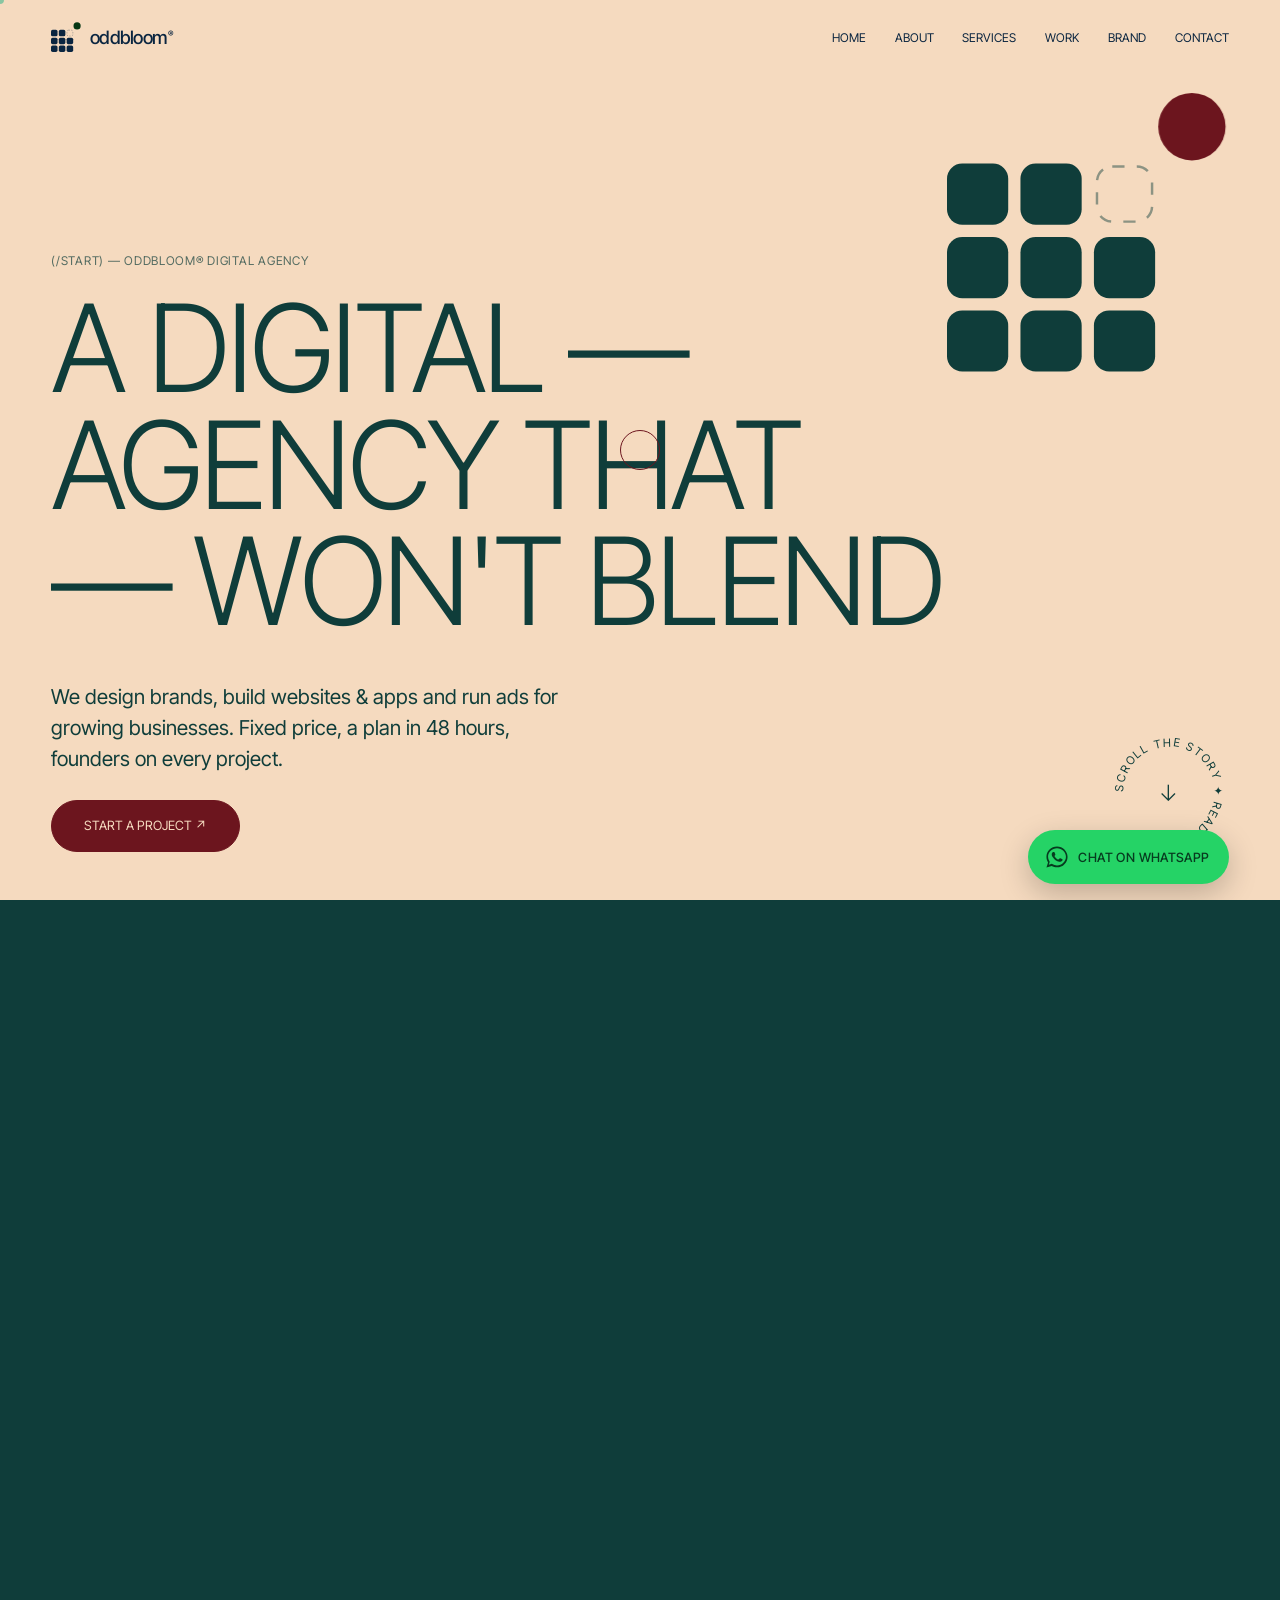
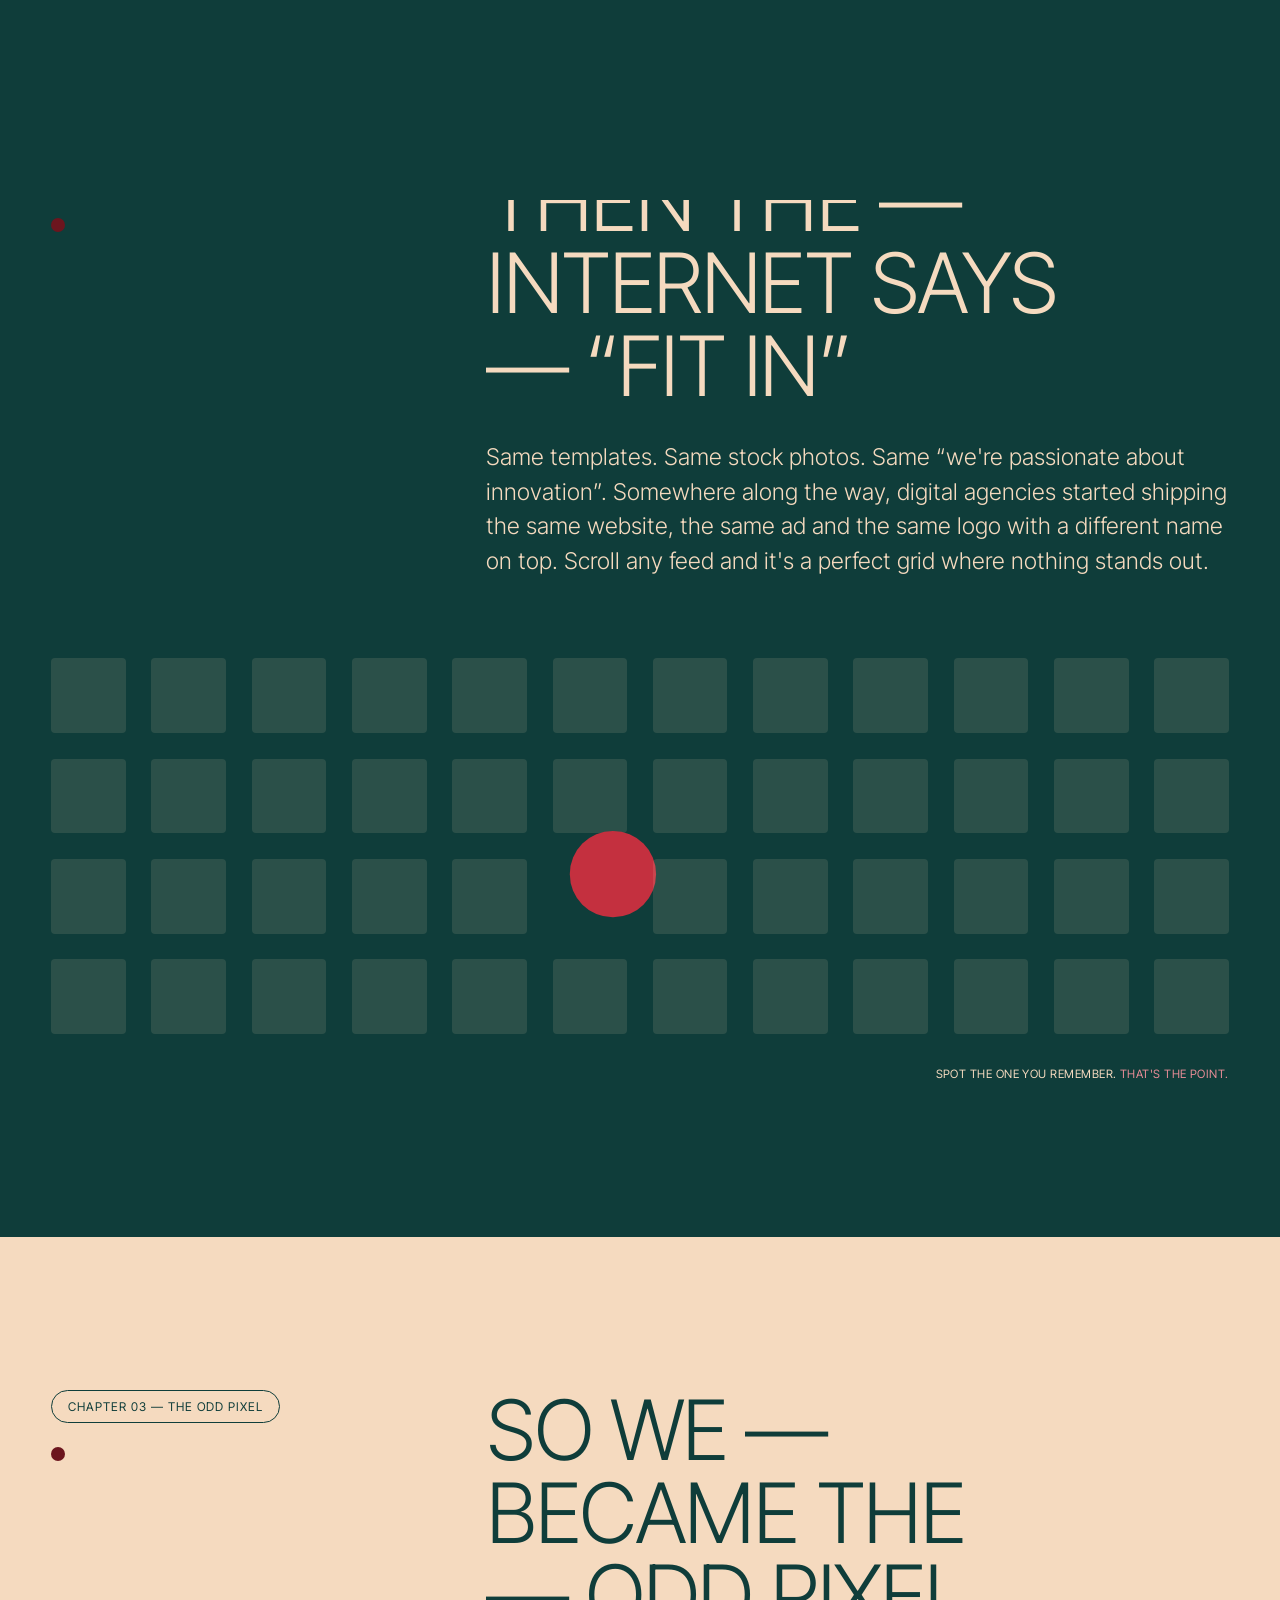
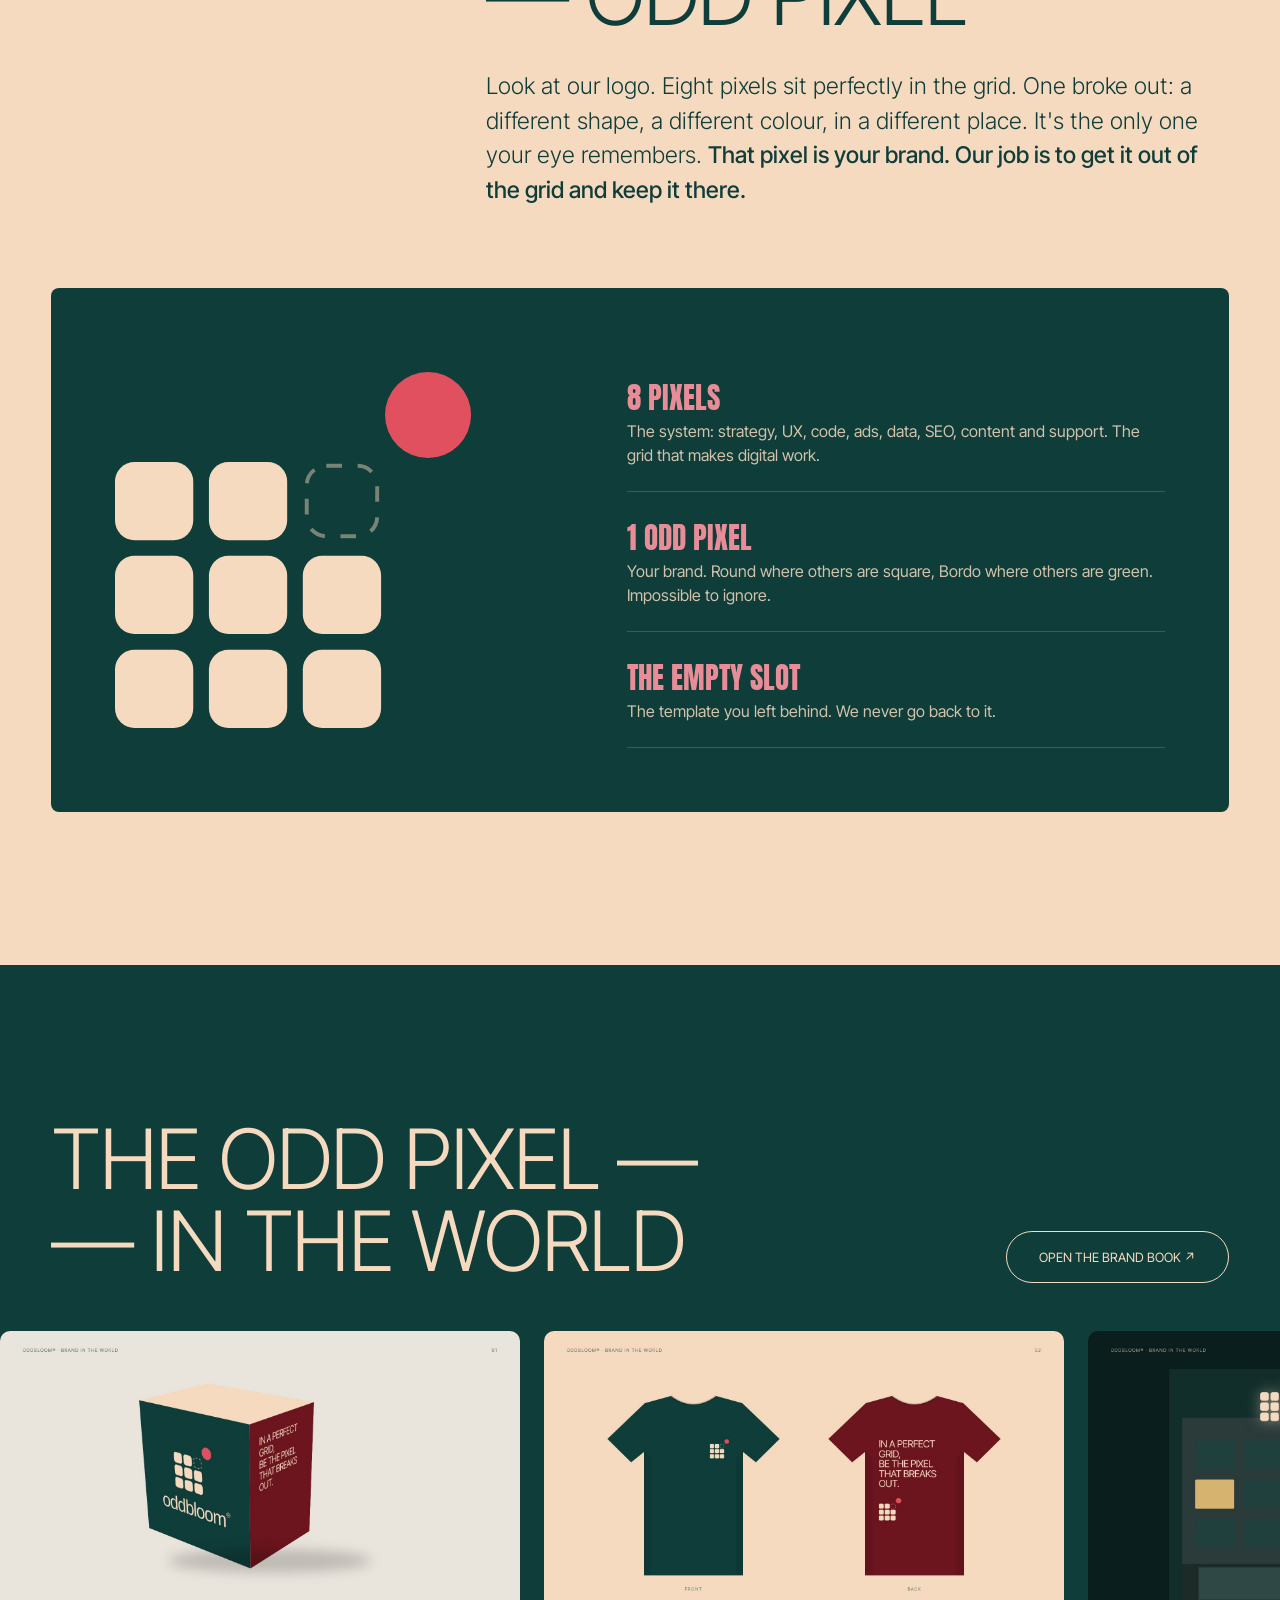
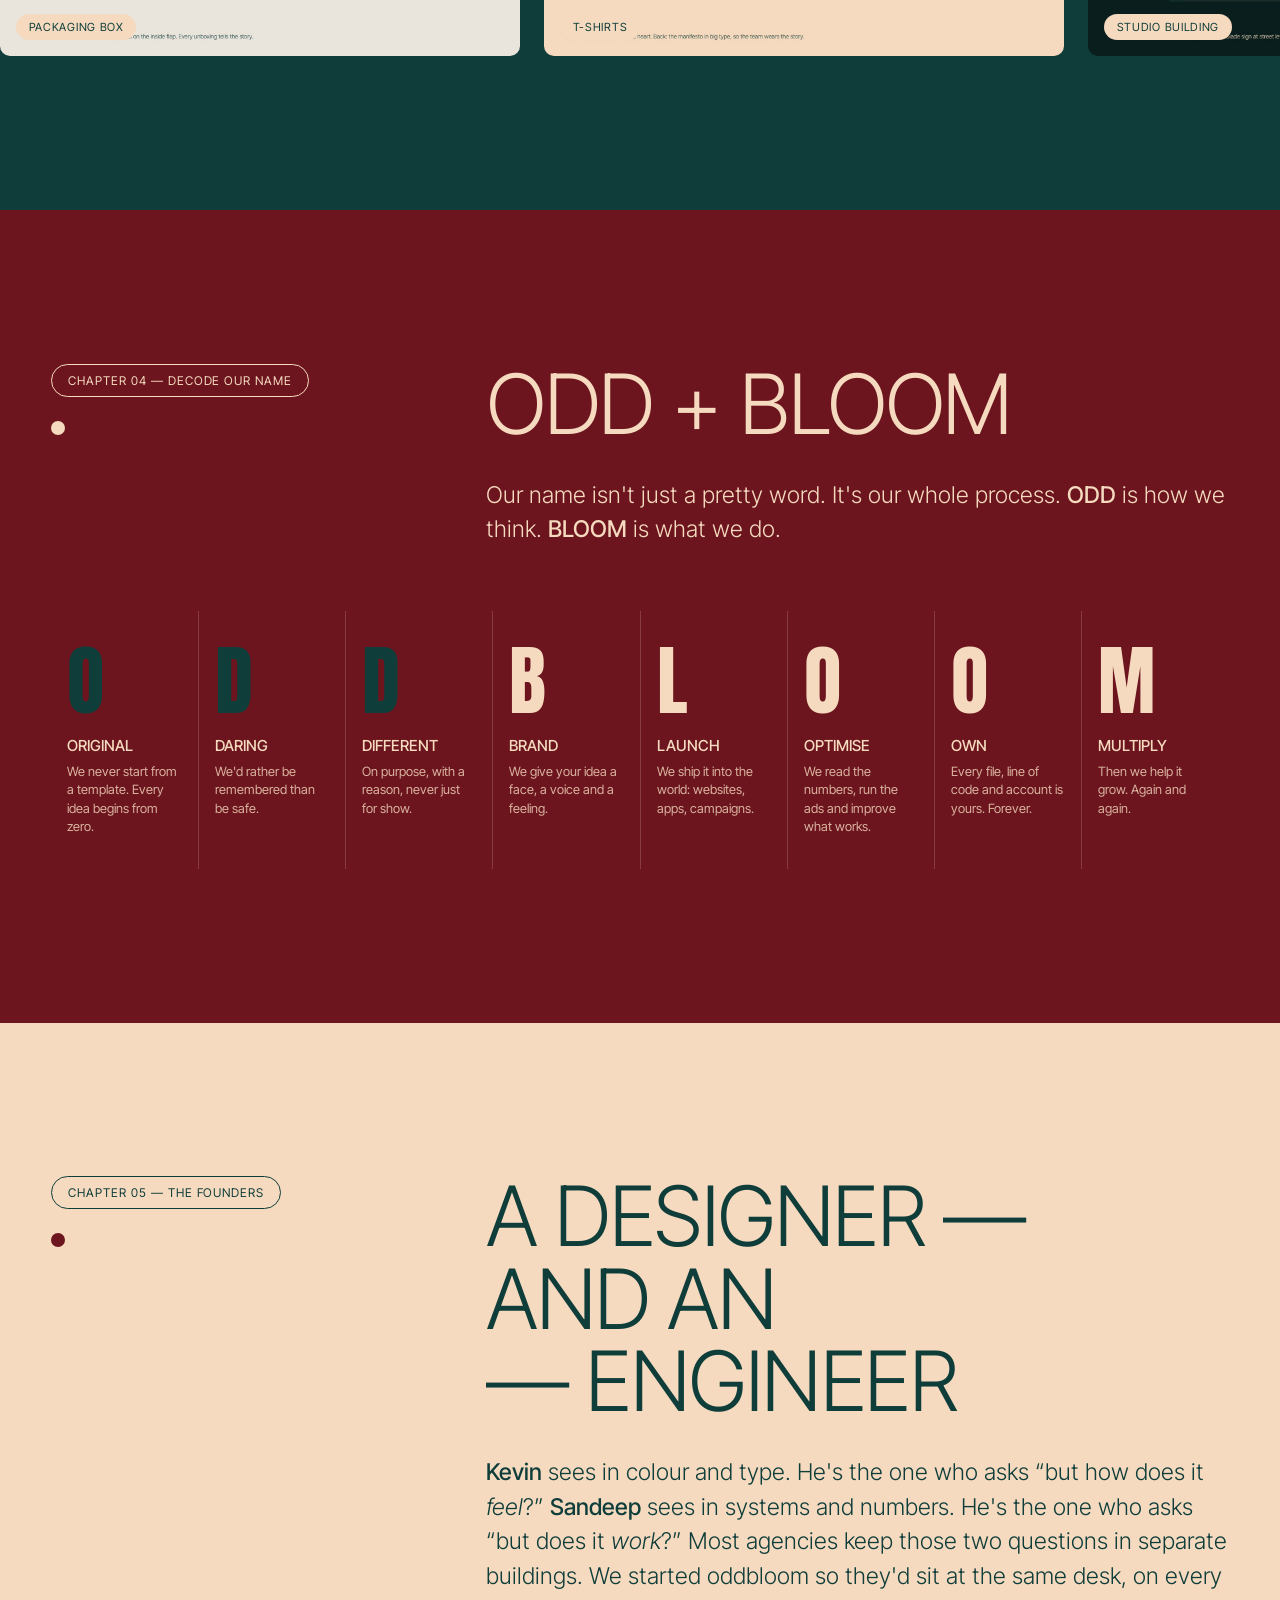
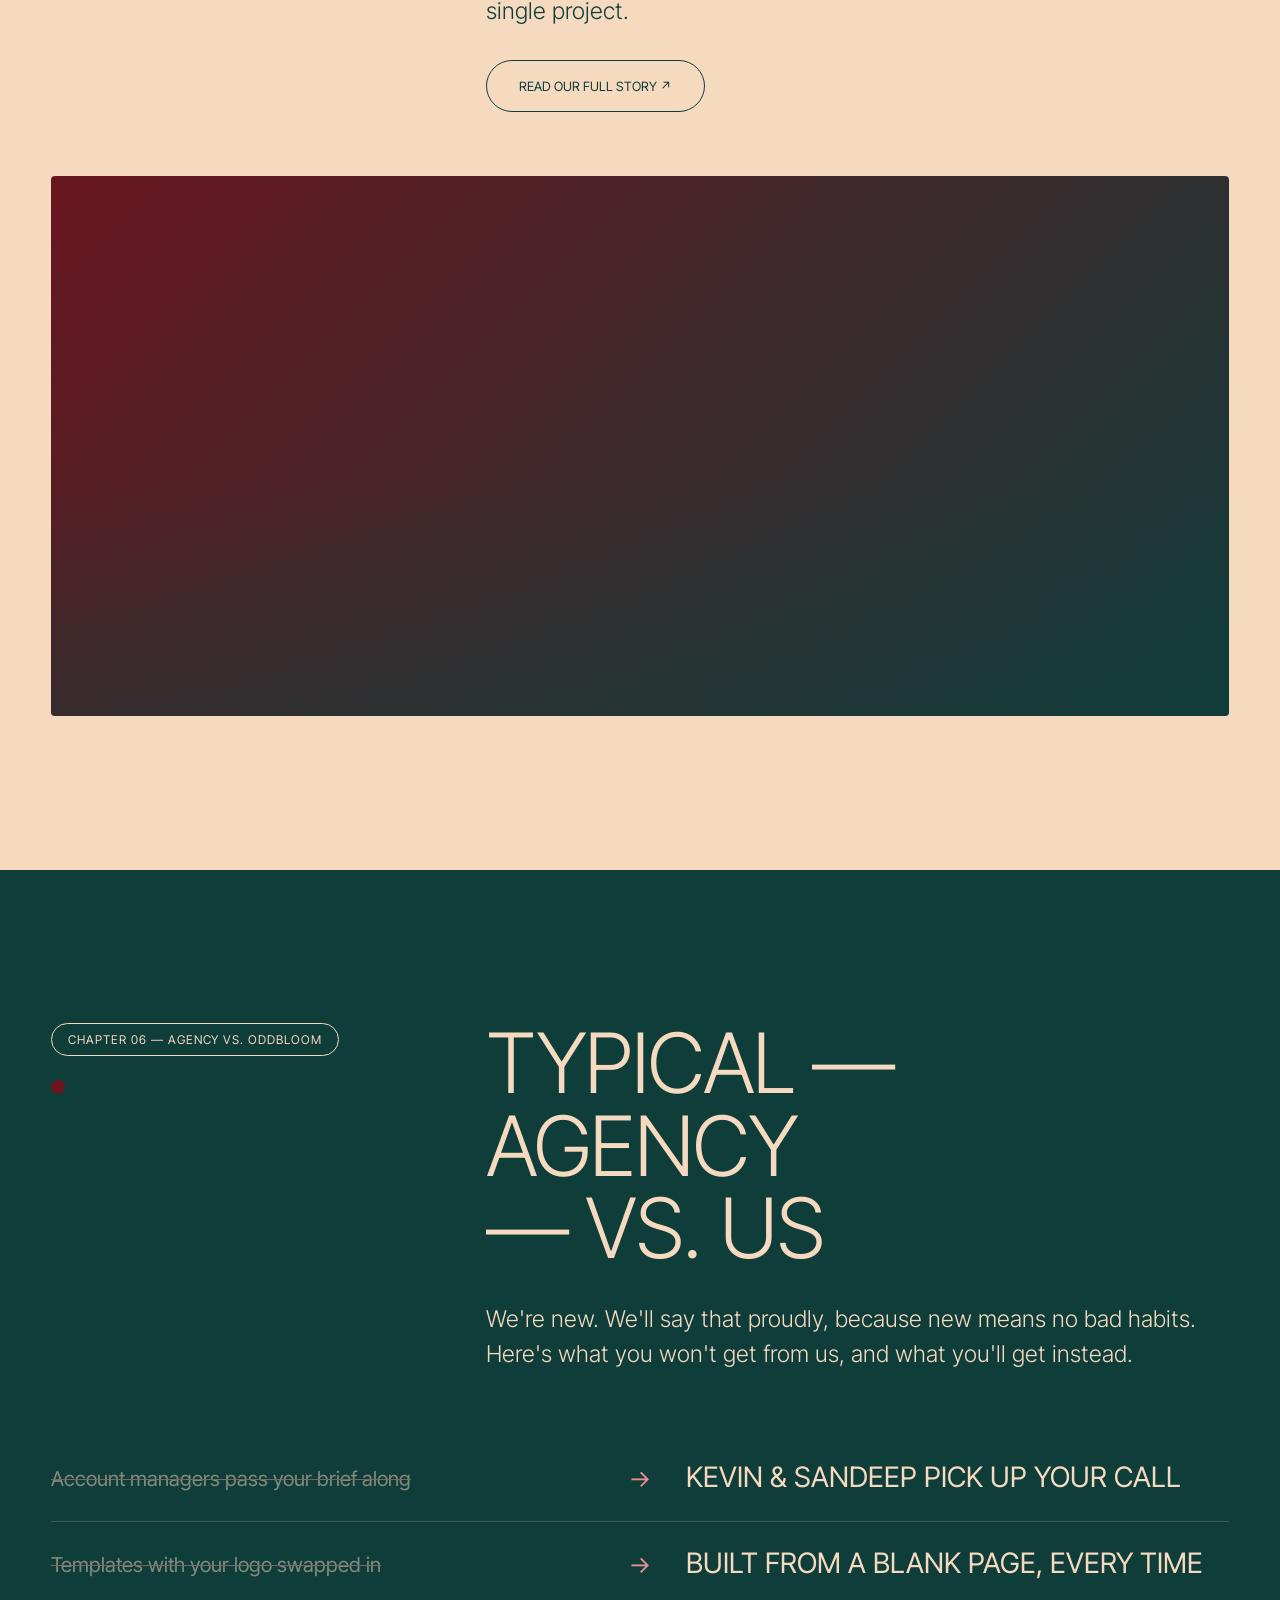
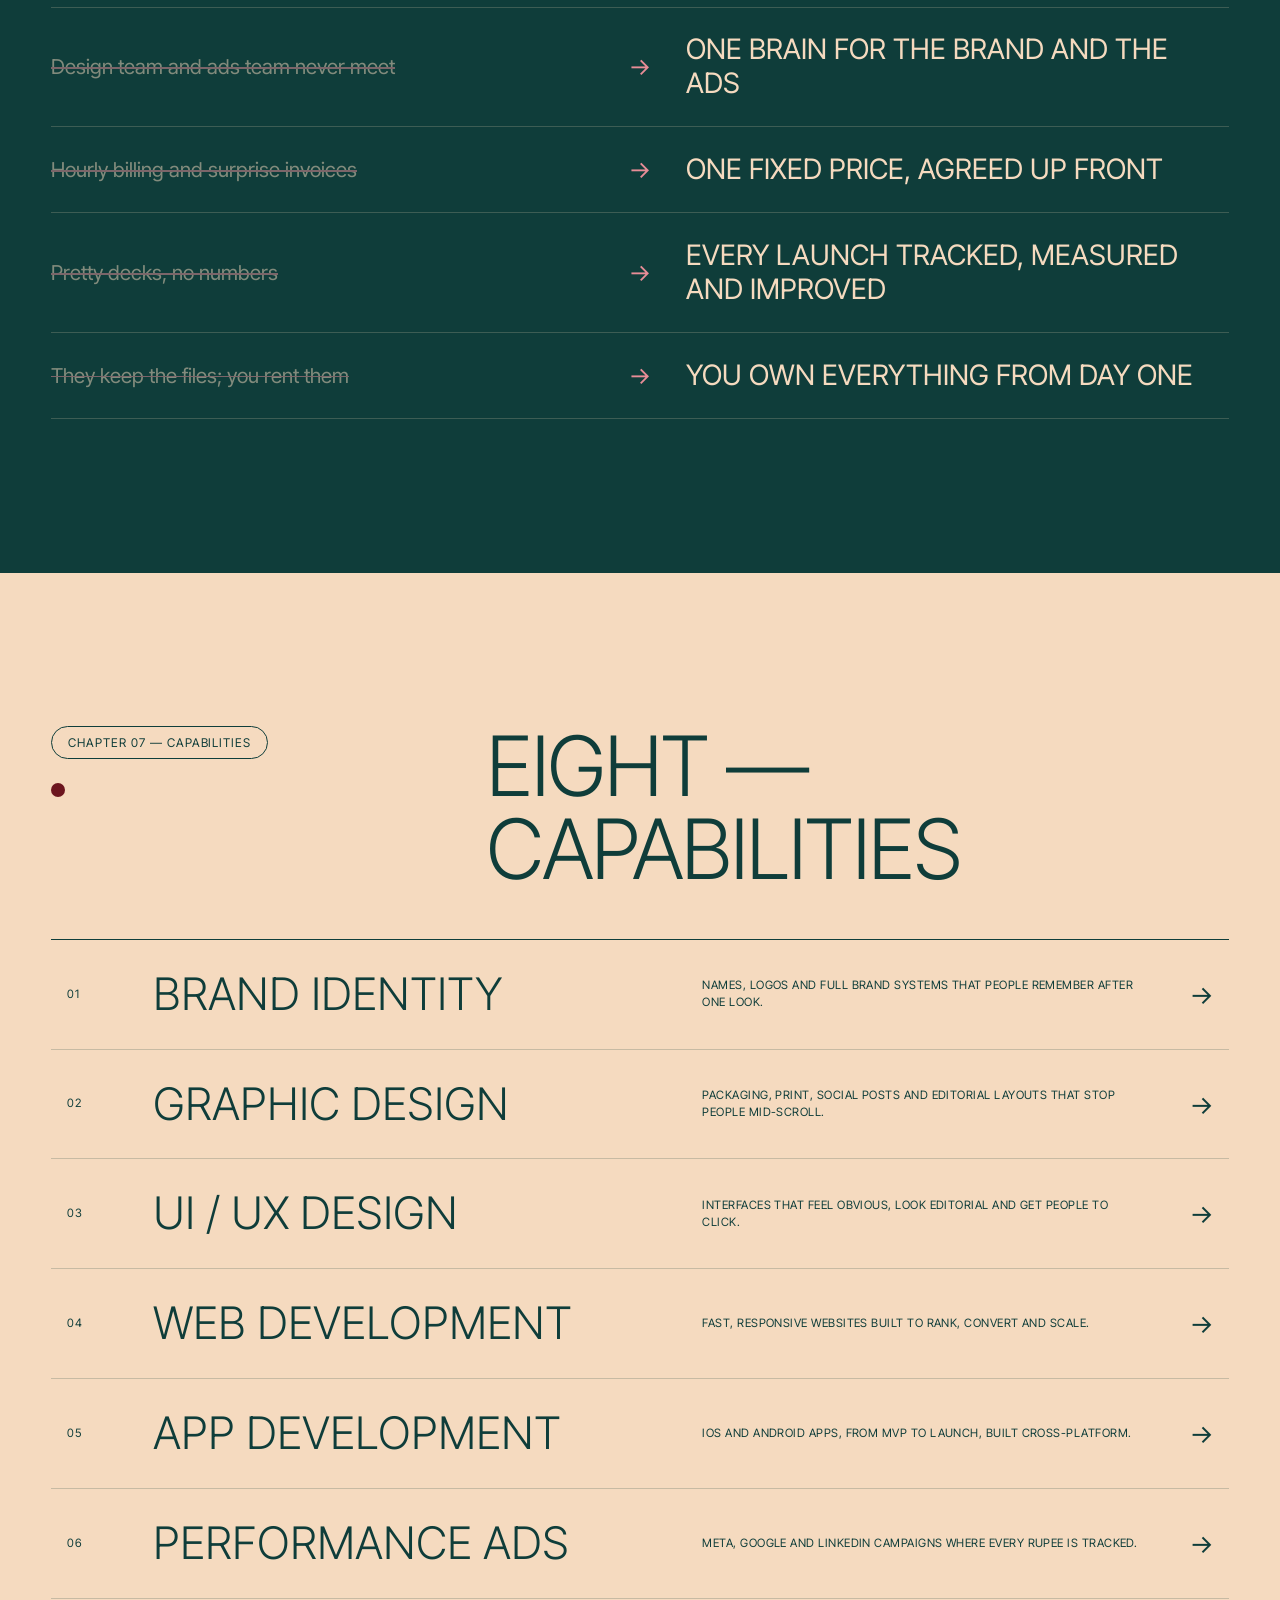
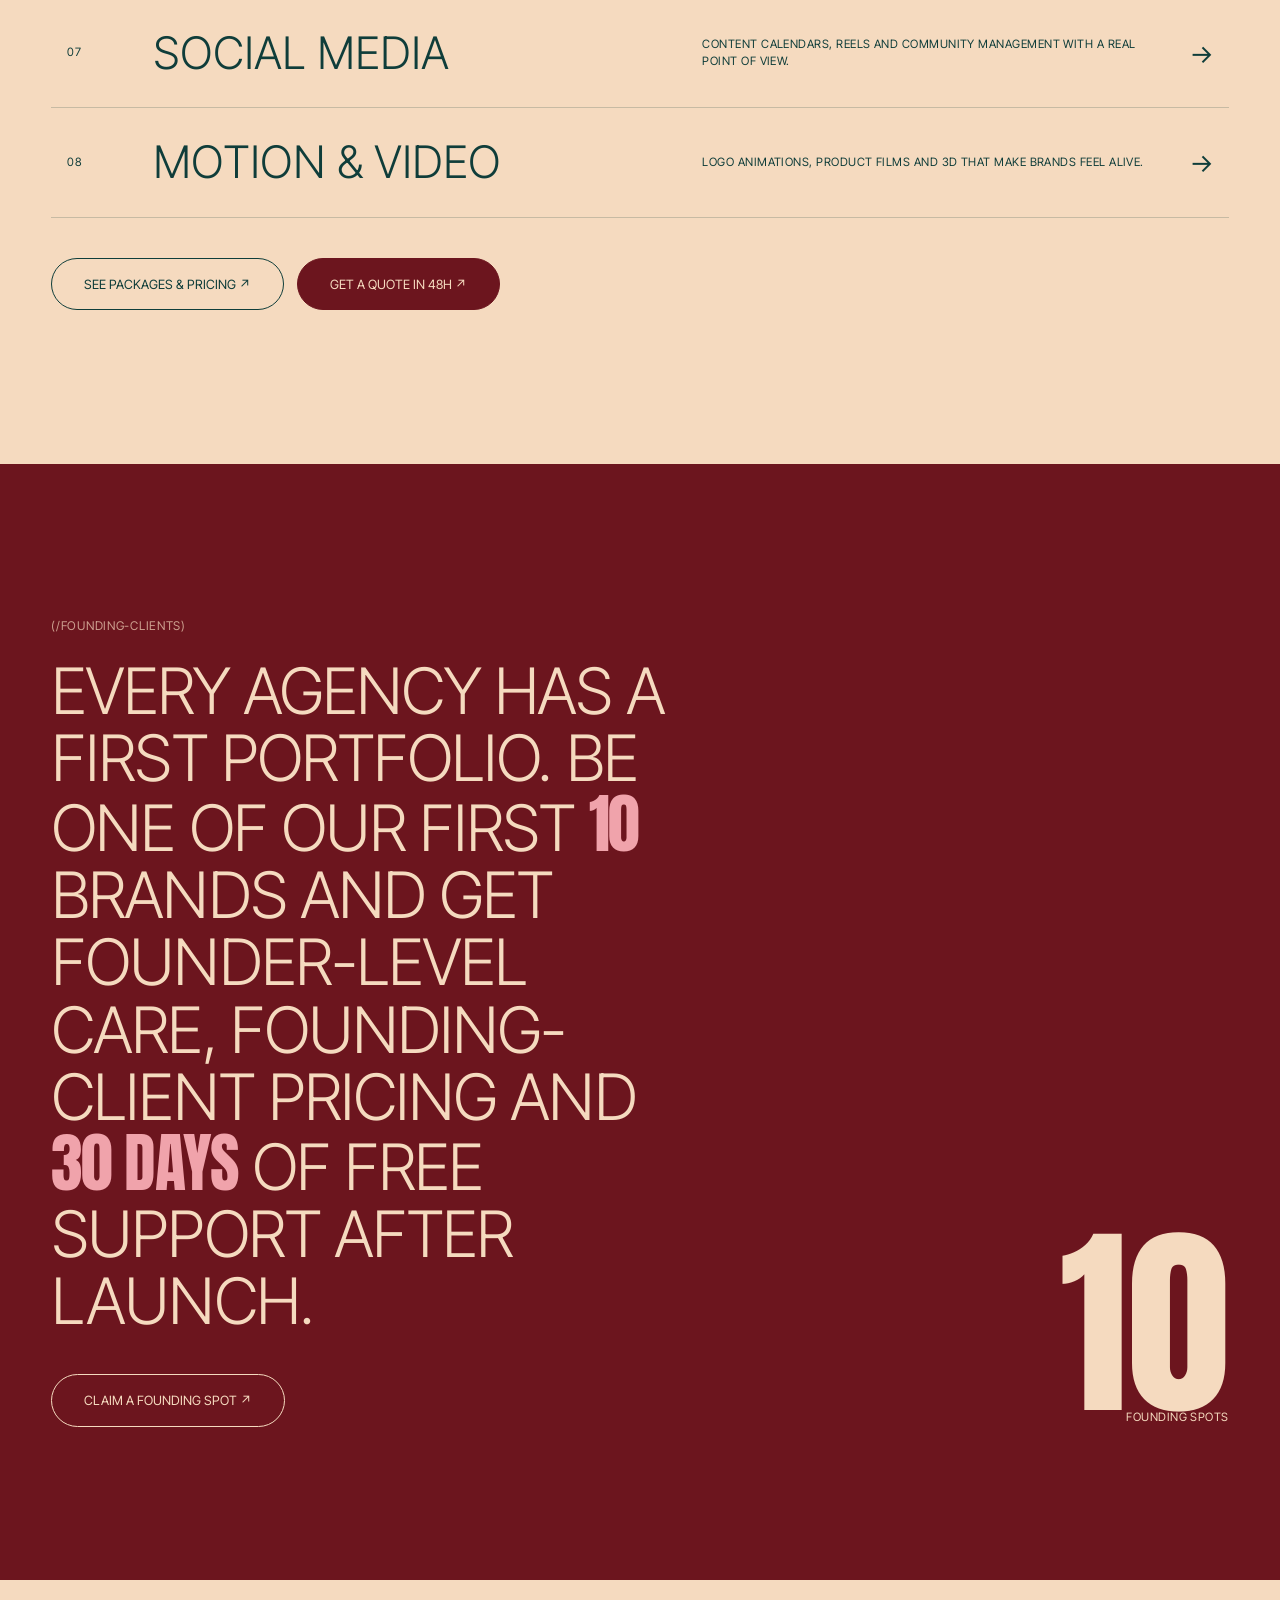
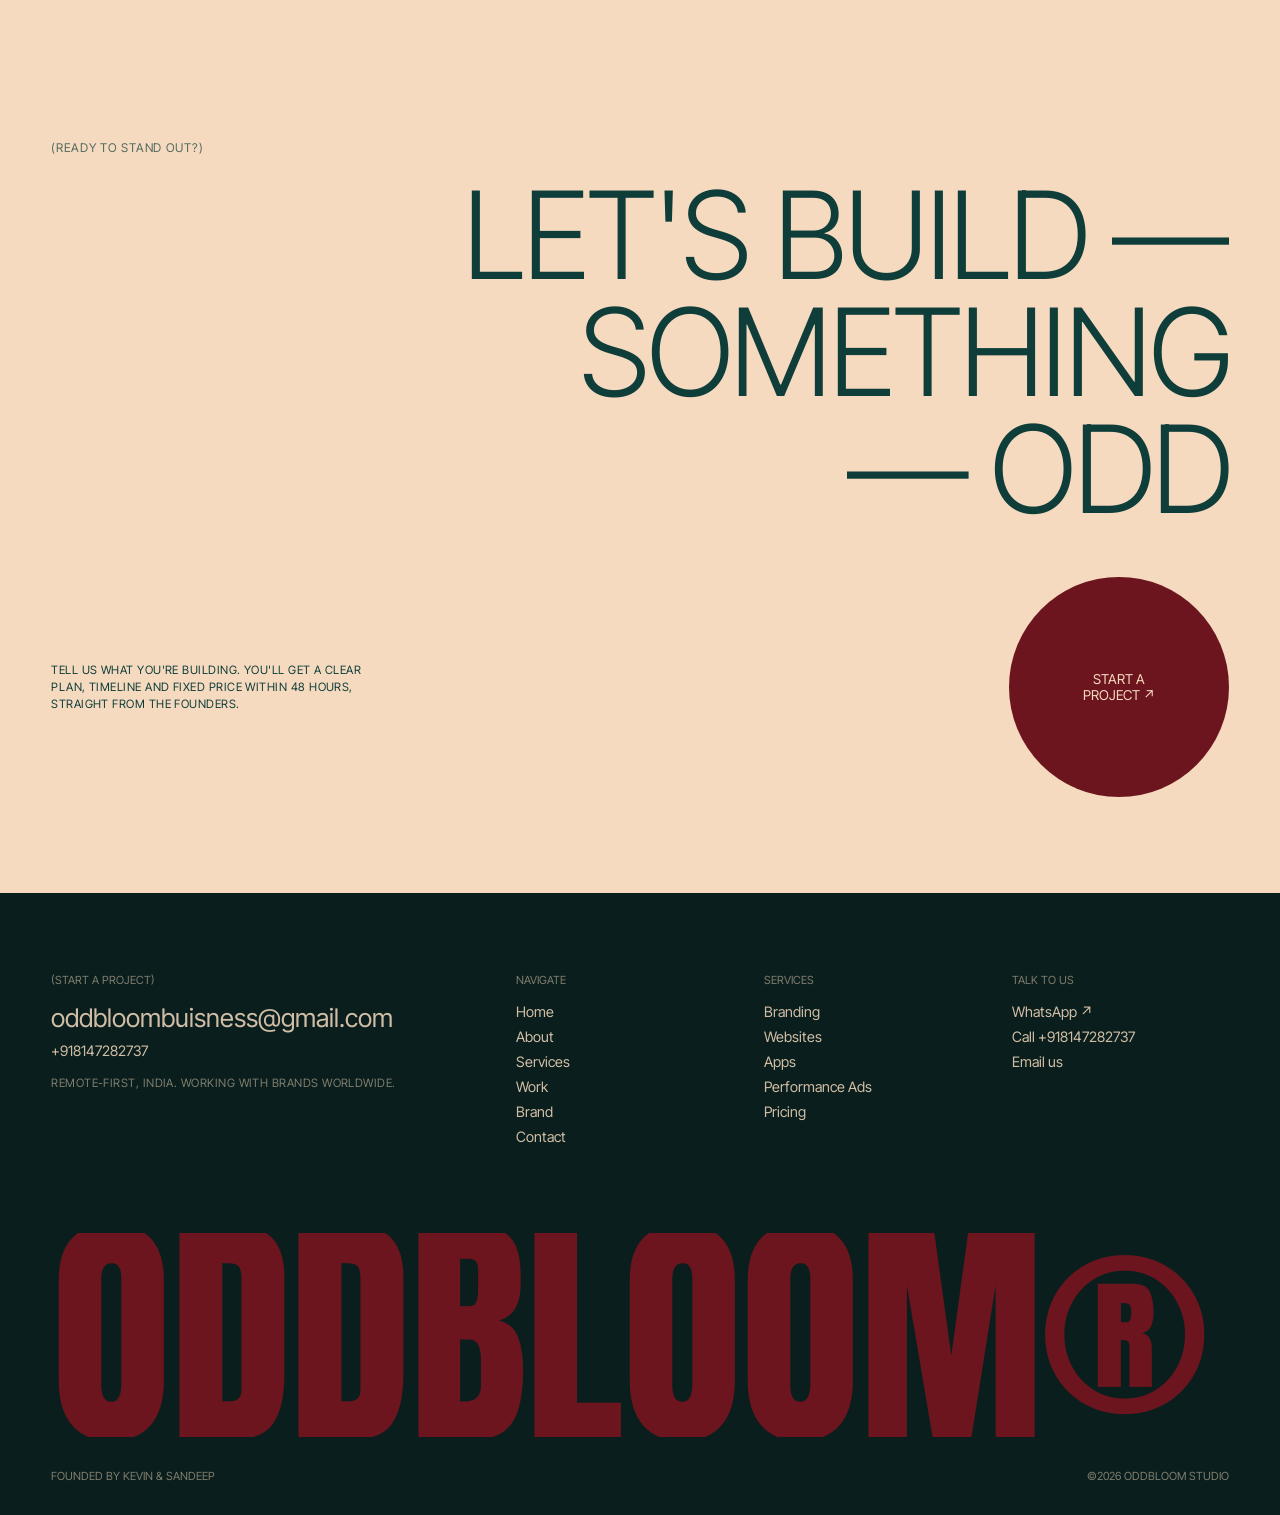
<file: index.html>
<!DOCTYPE html>
<html lang="en">
<head>
<meta charset="UTF-8"><meta name="viewport" content="width=device-width, initial-scale=1.0, viewport-fit=cover">
<title>oddbloom — Digital agency for branding, websites, apps & ads</title>
<meta name="description" content="oddbloom designs brands, builds websites and apps, and runs Meta and Google ads for growing businesses. Fixed prices, a plan in 48 hours, and the founders on every project.">
<meta property="og:title" content="oddbloom — Digital agency for branding, websites, apps & ads"><meta property="og:description" content="oddbloom designs brands, builds websites and apps, and runs Meta and Google ads for growing businesses. Fixed prices, a plan in 48 hours, and the founders on every project."><meta property="og:type" content="website"><meta property="og:image" content="https://oddbloom.netlify.app/assets/mockups/billboard.jpg"><meta name="twitter:card" content="summary_large_image"><meta name="theme-color" content="#0F3D3A">
<link rel="icon" href="data:image/svg+xml,%3Csvg xmlns='http://www.w3.org/2000/svg' viewBox='-6 -6 58 58'%3E%3Crect x='-6' y='-6' width='58' height='58' rx='12' fill='%230F3D3A'/%3E%3Cg fill='%23F5DABF'%3E%3Crect x='0' y='12' width='10' height='10' rx='2.5'/%3E%3Crect x='12' y='12' width='10' height='10' rx='2.5'/%3E%3Crect x='0' y='24' width='10' height='10' rx='2.5'/%3E%3Crect x='12' y='24' width='10' height='10' rx='2.5'/%3E%3Crect x='24' y='24' width='10' height='10' rx='2.5'/%3E%3Crect x='0' y='36' width='10' height='10' rx='2.5'/%3E%3Crect x='12' y='36' width='10' height='10' rx='2.5'/%3E%3Crect x='24' y='36' width='10' height='10' rx='2.5'/%3E%3C/g%3E%3Ccircle cx='40' cy='6' r='5.5' fill='%23E0505E'/%3E%3C/svg%3E">
<link rel="preconnect" href="https://fonts.googleapis.com"><link rel="preconnect" href="https://fonts.gstatic.com" crossorigin>
<link href="https://fonts.googleapis.com/css2?family=Anton&family=Inter+Tight:wght@300;400;500&display=swap" rel="stylesheet">
<link rel="stylesheet" href="css/style.css">
<script type="application/ld+json">{"@context":"https://schema.org","@type":"ProfessionalService","name":"oddbloom","url":"https://oddbloom.netlify.app/","email":"oddbloombuisness@gmail.com","telephone":"+91-8360201942","areaServed":"IN","founder":[{"@type":"Person","name":"Kevin"},{"@type":"Person","name":"Sandeep"}],"description":"Digital agency for branding, websites, apps and performance ads."}</script>

</head>
<body>
<div class="preloader" id="preloader">
  <div class="pl-layer b"></div>
  <div class="pl-layer g">
    <div class="pl-top"><span>(Digital agency — est. 2026)</span><span>Kevin &amp; Sandeep</span></div>
    <div class="pl-logo"><svg class="mark" viewBox="0 0 46 46" aria-hidden="true"><g class="rot"><rect class="px" x="0" y="12" width="10" height="10" rx="2.5"/><rect class="px" x="12" y="12" width="10" height="10" rx="2.5"/><rect class="px" x="0" y="24" width="10" height="10" rx="2.5"/><rect class="px" x="12" y="24" width="10" height="10" rx="2.5"/><rect class="px" x="24" y="24" width="10" height="10" rx="2.5"/><rect class="px" x="0" y="36" width="10" height="10" rx="2.5"/><rect class="px" x="12" y="36" width="10" height="10" rx="2.5"/><rect class="px" x="24" y="36" width="10" height="10" rx="2.5"/></g><rect class="ghost" x="24.5" y="12.5" width="9" height="9" rx="2.5"/><circle class="odd" cx="40" cy="6" r="5.5"/></svg><span>oddbloom</span></div>
    <div><div class="pl-words"><span>Odd ideas.</span><span>Bold design.</span><span>Smart ads.</span><span>Digital growth.</span></div>
    <div class="pl-bottom"><div class="pl-count"><span id="plCount">0</span>%</div><div class="pl-bar"><i id="plBar"></i></div></div></div>
  </div>
</div>
<div class="pt"><i></i><i></i></div>
<div class="cursor"></div><div class="cursor-ring"></div>
<div class="progress"></div>
<header class="header">
  <a href="index.html" class="logo" aria-label="oddbloom home"><svg class="mark" viewBox="0 0 46 46" aria-hidden="true"><g><rect class="px" x="0" y="12" width="10" height="10" rx="2.5"/><rect class="px" x="12" y="12" width="10" height="10" rx="2.5"/><rect class="px" x="0" y="24" width="10" height="10" rx="2.5"/><rect class="px" x="12" y="24" width="10" height="10" rx="2.5"/><rect class="px" x="24" y="24" width="10" height="10" rx="2.5"/><rect class="px" x="0" y="36" width="10" height="10" rx="2.5"/><rect class="px" x="12" y="36" width="10" height="10" rx="2.5"/><rect class="px" x="24" y="36" width="10" height="10" rx="2.5"/></g><rect class="ghost" x="24.5" y="12.5" width="9" height="9" rx="2.5"/><circle class="odd" cx="40" cy="6" r="5.5"/></svg><span>oddbloom<sup>®</sup></span></a>
  <nav class="nav" aria-label="Main"><a href="index.html">Home</a><a href="about.html">About</a><a href="services.html">Services</a><a href="work.html">Work</a><a href="brand.html">Brand</a><a href="contact.html">Contact</a></nav>
  <button class="menu-btn" aria-label="Open menu" aria-expanded="false" aria-controls="site-menu"><span></span><span></span></button>
</header>
<div class="menu" id="site-menu">
  <a href="index.html"><span>Home</span></a><a href="about.html"><span>About</span></a><a href="services.html"><span>Services</span></a><a href="work.html"><span>Work</span></a><a href="brand.html"><span>Brand</span></a><a href="contact.html"><span>Contact</span></a>
  <div class="menu-foot"><a href="https://wa.me/918147282737?text=Hi%20oddbloom%2C%20I%27d%20like%20to%20discuss%20a%20project." target="_blank" rel="noopener">WhatsApp ↗</a><a href="tel:+918147282737">+918147282737</a><a href="mailto:oddbloombuisness@gmail.com">oddbloombuisness@gmail.com</a></div>
</div>
<main>
<section class="hero story-hero">
  <div class="hero-mark"><svg class="mark" viewBox="0 0 46 46" aria-hidden="true"><g class="rot"><rect class="px" x="0" y="12" width="10" height="10" rx="2.5"/><rect class="px" x="12" y="12" width="10" height="10" rx="2.5"/><rect class="px" x="0" y="24" width="10" height="10" rx="2.5"/><rect class="px" x="12" y="24" width="10" height="10" rx="2.5"/><rect class="px" x="24" y="24" width="10" height="10" rx="2.5"/><rect class="px" x="0" y="36" width="10" height="10" rx="2.5"/><rect class="px" x="12" y="36" width="10" height="10" rx="2.5"/><rect class="px" x="24" y="36" width="10" height="10" rx="2.5"/></g><rect class="ghost" x="24.5" y="12.5" width="9" height="9" rx="2.5"/><circle class="odd" cx="40" cy="6" r="5.5"/></svg></div>
  <span class="label">(/start) — oddbloom® digital agency</span>
  <h1 class="big"><span class="line"><span>A DIGITAL —</span></span><span class="line"><span>AGENCY THAT</span></span><span class="line"><span>— WON'T BLEND</span></span></h1>
  <div class="hero-meta">
    <div class="hero-intro"><p class="hero-lead">We design brands, build websites &amp; apps and run ads for growing businesses. Fixed price, a plan in 48 hours, founders on every project.</p>
      <div class="hero-cta"><a href="contact.html" class="btn solid"><span>Start a project ↗</span></a>
        <!-- <a href="services.html#pricing" class="btn"><span>Packages from ₹49K</span></a> -->
      </div></div>
    <div class="circle-badge"><svg viewBox="0 0 100 100"><defs><path id="c" d="M50,50 m-38,0 a38,38 0 1,1 76,0 a38,38 0 1,1 -76,0"/></defs><text><textPath href="#c">scroll the story ✦ read on ✦ </textPath></text></svg><b>↓</b></div>
  </div>
</section>

<div class="chapter-ind"><i></i><span>Prologue</span></div>
<div class="story">

  <!-- CHAPTER 1 -->
  <section class="chapter sec">
    <div class="container split">
      <div><span class="chap-tag" data-chapter="01 — The Idea">Chapter 01 — The Idea</span><span class="bud"></span></div>
      <div>
        <p class="statement scrub">It starts with a thought you can't shake. A café that feels like home. An app your city needs. A brand your grandmother would be proud of. It's a little strange and it doesn't fit any category yet. Most agencies try to sand it down until it fits a template. We think that oddness is your biggest advantage.</p>
      </div>
    </div>
  </section>

  <!-- CHAPTER 2 -->
  <section class="chapter sec dark">
    <div class="container">
      <div class="split">
        <div><span class="chap-tag" data-chapter="02 — The Scroll of Sameness">Chapter 02 — The Scroll of Sameness</span><span class="bud"></span></div>
        <div>
          <h2 class="h2"><span class="line"><span>THEN THE —</span></span><span class="line"><span>INTERNET SAYS</span></span><span class="line"><span>— “FIT IN”</span></span></h2>
          <p class="lead reveal">Same templates. Same stock photos. Same “we're passionate about innovation”. Somewhere along the way, digital agencies started shipping the same website, the same ad and the same logo with a different name on top. Scroll any feed and it's a perfect grid where nothing stands out.</p>
        </div>
      </div>
      <div class="field-wrap reveal"><div class="field-grid"><i></i><i></i><i></i><i></i><i></i><i></i><i></i><i></i><i></i><i></i><i></i><i></i><i></i><i></i><i></i><i></i><i></i><i></i><i></i><i></i><i></i><i></i><i></i><i></i><i></i><i></i><i></i><i></i><i></i><i class="odd-one"></i><i></i><i></i><i></i><i></i><i></i><i></i><i></i><i></i><i></i><i></i><i></i><i></i><i></i><i></i><i></i><i></i><i></i><i></i></div><p class="small field-cap">Spot the one you remember. <span>That's the point.</span></p></div>
    </div>
  </section>

  <!-- CHAPTER 3 -->
  <section class="chapter sec">
    <div class="container">
      <div class="split">
        <div><span class="chap-tag" data-chapter="03 — The Odd Pixel">Chapter 03 — The Odd Pixel</span><span class="bud"></span></div>
        <div>
          <h2 class="h2"><span class="line"><span>SO WE —</span></span><span class="line"><span>BECAME THE</span></span><span class="line"><span>— ODD PIXEL</span></span></h2>
          <p class="lead reveal">Look at our logo. Eight pixels sit perfectly in the grid. One broke out: a different shape, a different colour, in a different place. It's the only one your eye remembers. <strong>That pixel is your brand. Our job is to get it out of the grid and keep it there.</strong></p>
        </div>
      </div>
      <div class="logo-explain reveal">
        <div class="le-mark"><svg class="mark" viewBox="0 0 46 46" aria-hidden="true"><g class="rot"><rect class="px" x="0" y="12" width="10" height="10" rx="2.5"/><rect class="px" x="12" y="12" width="10" height="10" rx="2.5"/><rect class="px" x="0" y="24" width="10" height="10" rx="2.5"/><rect class="px" x="12" y="24" width="10" height="10" rx="2.5"/><rect class="px" x="24" y="24" width="10" height="10" rx="2.5"/><rect class="px" x="0" y="36" width="10" height="10" rx="2.5"/><rect class="px" x="12" y="36" width="10" height="10" rx="2.5"/><rect class="px" x="24" y="36" width="10" height="10" rx="2.5"/></g><rect class="ghost" x="24.5" y="12.5" width="9" height="9" rx="2.5"/><circle class="odd" cx="40" cy="6" r="5.5"/></svg></div>
        <div class="le-notes">
          <div><b>8 pixels</b><span>The system: strategy, UX, code, ads, data, SEO, content and support. The grid that makes digital work.</span></div>
          <div><b>1 odd pixel</b><span>Your brand. Round where others are square, Bordo where others are green. Impossible to ignore.</span></div>
          <div><b>The empty slot</b><span>The template you left behind. We never go back to it.</span></div>
        </div>
      </div>
    </div>
  </section>

  <section class="sec dark strip-sec">
  <div class="container sec-head"><h2 class="h2"><span class="line"><span>THE ODD PIXEL —</span></span><span class="line"><span>— IN THE WORLD</span></span></h2><a href="brand.html" class="btn"><span>Open the brand book ↗</span></a></div>
  <div class="strip"><div class="strip-track"><a href="brand.html#world" class="strip-item"><img src="assets/mockups/box.jpg" alt="oddbloom Packaging box mockup" loading="lazy"><span>Packaging box</span></a><a href="brand.html#world" class="strip-item"><img src="assets/mockups/tshirts.jpg" alt="oddbloom T-shirts mockup" loading="lazy"><span>T-shirts</span></a><a href="brand.html#world" class="strip-item"><img src="assets/mockups/building.jpg" alt="oddbloom Studio building mockup" loading="lazy"><span>Studio building</span></a><a href="brand.html#world" class="strip-item"><img src="assets/mockups/cards.jpg" alt="oddbloom Business cards mockup" loading="lazy"><span>Business cards</span></a><a href="brand.html#world" class="strip-item"><img src="assets/mockups/mug.jpg" alt="oddbloom Coffee mug mockup" loading="lazy"><span>Coffee mug</span></a><a href="brand.html#world" class="strip-item"><img src="assets/mockups/tote.jpg" alt="oddbloom Tote bag mockup" loading="lazy"><span>Tote bag</span></a><a href="brand.html#world" class="strip-item"><img src="assets/mockups/billboard.jpg" alt="oddbloom Billboard mockup" loading="lazy"><span>Billboard</span></a><a href="brand.html#world" class="strip-item"><img src="assets/mockups/app.jpg" alt="oddbloom Mobile app mockup" loading="lazy"><span>Mobile app</span></a><a href="brand.html#world" class="strip-item"><img src="assets/mockups/laptop.jpg" alt="oddbloom Website mockup" loading="lazy"><span>Website</span></a><a href="brand.html#world" class="strip-item"><img src="assets/mockups/stickers.jpg" alt="oddbloom Sticker pack mockup" loading="lazy"><span>Sticker pack</span></a><a href="brand.html#world" class="strip-item"><img src="assets/mockups/box.jpg" alt="oddbloom Packaging box mockup" loading="lazy"><span>Packaging box</span></a><a href="brand.html#world" class="strip-item"><img src="assets/mockups/tshirts.jpg" alt="oddbloom T-shirts mockup" loading="lazy"><span>T-shirts</span></a><a href="brand.html#world" class="strip-item"><img src="assets/mockups/building.jpg" alt="oddbloom Studio building mockup" loading="lazy"><span>Studio building</span></a><a href="brand.html#world" class="strip-item"><img src="assets/mockups/cards.jpg" alt="oddbloom Business cards mockup" loading="lazy"><span>Business cards</span></a><a href="brand.html#world" class="strip-item"><img src="assets/mockups/mug.jpg" alt="oddbloom Coffee mug mockup" loading="lazy"><span>Coffee mug</span></a><a href="brand.html#world" class="strip-item"><img src="assets/mockups/tote.jpg" alt="oddbloom Tote bag mockup" loading="lazy"><span>Tote bag</span></a><a href="brand.html#world" class="strip-item"><img src="assets/mockups/billboard.jpg" alt="oddbloom Billboard mockup" loading="lazy"><span>Billboard</span></a><a href="brand.html#world" class="strip-item"><img src="assets/mockups/app.jpg" alt="oddbloom Mobile app mockup" loading="lazy"><span>Mobile app</span></a><a href="brand.html#world" class="strip-item"><img src="assets/mockups/laptop.jpg" alt="oddbloom Website mockup" loading="lazy"><span>Website</span></a><a href="brand.html#world" class="strip-item"><img src="assets/mockups/stickers.jpg" alt="oddbloom Sticker pack mockup" loading="lazy"><span>Sticker pack</span></a></div></div>
</section>
  <!-- CHAPTER 4 -->
  <section class="chapter sec bordo">
    <div class="container">
      <div class="split">
        <div><span class="chap-tag" data-chapter="04 — Decode Our Name">Chapter 04 — Decode Our Name</span><span class="bud"></span></div>
        <div><h2 class="h2"><span class="line"><span>ODD + BLOOM</span></span></h2><p class="lead reveal">Our name isn't just a pretty word. It's our whole process. <strong>ODD</strong> is how we think. <strong>BLOOM</strong> is what we do.</p></div>
      </div>
      <div class="name-grid"><div class="nl reveal" style="transition-delay:0.0s"><b class="odd-l">O</b><h4>Original</h4><p>We never start from a template. Every idea begins from zero.</p></div><div class="nl reveal" style="transition-delay:0.07s"><b class="odd-l">D</b><h4>Daring</h4><p>We'd rather be remembered than be safe.</p></div><div class="nl reveal" style="transition-delay:0.14s"><b class="odd-l">D</b><h4>Different</h4><p>On purpose, with a reason, never just for show.</p></div><div class="nl reveal" style="transition-delay:0.21000000000000002s"><b class="">B</b><h4>Brand</h4><p>We give your idea a face, a voice and a feeling.</p></div><div class="nl reveal" style="transition-delay:0.28s"><b class="">L</b><h4>Launch</h4><p>We ship it into the world: websites, apps, campaigns.</p></div><div class="nl reveal" style="transition-delay:0.35000000000000003s"><b class="">O</b><h4>Optimise</h4><p>We read the numbers, run the ads and improve what works.</p></div><div class="nl reveal" style="transition-delay:0.42000000000000004s"><b class="">O</b><h4>Own</h4><p>Every file, line of code and account is yours. Forever.</p></div><div class="nl reveal" style="transition-delay:0.49000000000000005s"><b class="">M</b><h4>Multiply</h4><p>Then we help it grow. Again and again.</p></div></div>
    </div>
  </section>

  <!-- CHAPTER 5 -->
  <section class="chapter sec">
    <div class="container">
      <div class="split">
        <div><span class="chap-tag" data-chapter="05 — The Founders">Chapter 05 — The Founders</span><span class="bud"></span></div>
        <div>
          <h2 class="h2"><span class="line"><span>A DESIGNER —</span></span><span class="line"><span>AND AN</span></span><span class="line"><span>— ENGINEER</span></span></h2>
          <p class="lead reveal"><strong>Kevin</strong> sees in colour and type. He's the one who asks “but how does it <em>feel</em>?” <strong>Sandeep</strong> sees in systems and numbers. He's the one who asks “but does it <em>work</em>?” Most agencies keep those two questions in separate buildings. We started oddbloom so they'd sit at the same desk, on every single project.</p>
          <a href="about.html" class="btn reveal" style="margin-top:2rem"><span>Read our full story ↗</span></a>
        </div>
      </div>
      <div class="wide-img reveal" style="margin-top:4rem"><div class="ph"><img src="https://images.pexels.com/photos/12903003/pexels-photo-12903003.jpeg?auto=compress&amp;cs=tinysrgb&amp;w=1400" srcset="https://images.pexels.com/photos/12903003/pexels-photo-12903003.jpeg?auto=compress&amp;cs=tinysrgb&amp;w=800 800w, https://images.pexels.com/photos/12903003/pexels-photo-12903003.jpeg?auto=compress&amp;cs=tinysrgb&amp;w=1400 1400w, https://images.pexels.com/photos/12903003/pexels-photo-12903003.jpeg?auto=compress&amp;cs=tinysrgb&amp;w=2000 2000w" sizes="(max-width:1320px) 92vw, 1320px" data-fallback="assets/img/studio.jpg" decoding="async" alt="Designer working with a graphics tablet and laptop" loading="lazy"></div></div>
    </div>
  </section>

  <!-- CHAPTER 6 -->
  <section class="chapter sec dark">
    <div class="container">
      <div class="split">
        <div><span class="chap-tag" data-chapter="06 — Agency vs. oddbloom">Chapter 06 — Agency vs. oddbloom</span><span class="bud"></span></div>
        <div><h2 class="h2"><span class="line"><span>TYPICAL —</span></span><span class="line"><span>AGENCY</span></span><span class="line"><span>— VS. US</span></span></h2><p class="lead reveal">We're new. We'll say that proudly, because new means no bad habits. Here's what you won't get from us, and what you'll get instead.</p></div>
      </div>
      <div class="vs"><div class="vs-row reveal"><span class="them">Account managers pass your brief along</span><span class="vs-arrow">→</span><span class="us">Kevin &amp; Sandeep pick up your call</span></div><div class="vs-row reveal"><span class="them">Templates with your logo swapped in</span><span class="vs-arrow">→</span><span class="us">Built from a blank page, every time</span></div><div class="vs-row reveal"><span class="them">Design team and ads team never meet</span><span class="vs-arrow">→</span><span class="us">One brain for the brand and the ads</span></div><div class="vs-row reveal"><span class="them">Hourly billing and surprise invoices</span><span class="vs-arrow">→</span><span class="us">One fixed price, agreed up front</span></div><div class="vs-row reveal"><span class="them">Pretty decks, no numbers</span><span class="vs-arrow">→</span><span class="us">Every launch tracked, measured and improved</span></div><div class="vs-row reveal"><span class="them">They keep the files; you rent them</span><span class="vs-arrow">→</span><span class="us">You own everything from day one</span></div></div>
    </div>
  </section>

  <!-- CHAPTER 7 -->
  <section class="chapter sec">
    <div class="container">
      <div class="split">
        <div><span class="chap-tag" data-chapter="07 — Capabilities">Chapter 07 — Capabilities</span><span class="bud"></span></div>
        <div><h2 class="h2"><span class="line"><span>EIGHT —</span></span><span class="line"><span>CAPABILITIES</span></span></h2></div>
      </div>
      <div class="srv cream-bg" style="margin-top:3rem"><a href="services.html" class="srv-row"><span class="small">01</span><h3>Brand Identity</h3><p class="small">Names, logos and full brand systems that people remember after one look.</p><span class="arr">→</span></a><a href="services.html" class="srv-row"><span class="small">02</span><h3>Graphic Design</h3><p class="small">Packaging, print, social posts and editorial layouts that stop people mid-scroll.</p><span class="arr">→</span></a><a href="services.html" class="srv-row"><span class="small">03</span><h3>UI / UX Design</h3><p class="small">Interfaces that feel obvious, look editorial and get people to click.</p><span class="arr">→</span></a><a href="services.html" class="srv-row"><span class="small">04</span><h3>Web Development</h3><p class="small">Fast, responsive websites built to rank, convert and scale.</p><span class="arr">→</span></a><a href="services.html" class="srv-row"><span class="small">05</span><h3>App Development</h3><p class="small">iOS and Android apps, from MVP to launch, built cross-platform.</p><span class="arr">→</span></a><a href="services.html" class="srv-row"><span class="small">06</span><h3>Performance Ads</h3><p class="small">Meta, Google and LinkedIn campaigns where every rupee is tracked.</p><span class="arr">→</span></a><a href="services.html" class="srv-row"><span class="small">07</span><h3>Social Media</h3><p class="small">Content calendars, reels and community management with a real point of view.</p><span class="arr">→</span></a><a href="services.html" class="srv-row"><span class="small">08</span><h3>Motion & Video</h3><p class="small">Logo animations, product films and 3D that make brands feel alive.</p><span class="arr">→</span></a></div>
      <div class="srv-more reveal"><a href="services.html#pricing" class="btn"><span>See packages &amp; pricing ↗</span></a><a href="contact.html" class="btn solid"><span>Get a quote in 48h ↗</span></a></div>
    </div>
  </section>
</div>

<section class="sec bordo">
  <div class="container offer">
    <div>
      <span class="label">(/founding-clients)</span>
      <p class="manifesto reveal">Every agency has a first portfolio. Be one of our first <em>10</em> brands and get founder-level care, founding-client pricing and <em>30 days</em> of free support after launch.</p>
      <a href="contact.html" class="btn reveal" style="margin-top:2.5rem"><span>Claim a founding spot ↗</span></a>
    </div>
    <div class="reveal d2 offer-num"><div class="big-num">10</div><span class="small">Founding spots</span></div>
  </div>
</section>
<section class="cta">
  <div class="container">
    <span class="label">(Ready to stand out?)</span>
    <h2 class="big right"><span class="line"><span>LET'S BUILD —</span></span><span class="line"><span>SOMETHING</span></span><span class="line"><span>— ODD</span></span></h2>
    <div class="cta-row"><p class="small" style="max-width:340px">Tell us what you're building. You'll get a clear plan, timeline and fixed price within 48 hours, straight from the founders.</p>
    <a href="contact.html" class="cta-circle" data-magnetic>Start a<br>project ↗</a></div>
  </div>
</section>
</main>
<footer class="footer">
  <div class="container">
    <div class="f-grid">
      <div><h4>(Start a project)</h4><a href="mailto:oddbloombuisness@gmail.com" class="f-email">oddbloombuisness@gmail.com</a><a href="tel:+918147282737">+918147282737</a><p class="small" style="opacity:.5;margin-top:1rem">Remote-first, India. Working with brands worldwide.</p></div>
      <div><h4>Navigate</h4><a href="index.html">Home</a><a href="about.html">About</a><a href="services.html">Services</a><a href="work.html">Work</a><a href="brand.html">Brand</a><a href="contact.html">Contact</a></div>
      <div><h4>Services</h4><a href="services.html#s0">Branding</a><a href="services.html#s3">Websites</a><a href="services.html#s4">Apps</a><a href="services.html#s5">Performance Ads</a><a href="services.html#pricing">Pricing</a></div>
      <div><h4>Talk to us</h4><a href="https://wa.me/918147282737?text=Hi%20oddbloom%2C%20I%27d%20like%20to%20discuss%20a%20project." target="_blank" rel="noopener">WhatsApp ↗</a><a href="tel:+918147282737">Call +918147282737</a><a href="mailto:oddbloombuisness@gmail.com">Email us</a></div>
    </div>
    <div class="f-logo">ODDBLOOM®</div>
    <div class="f-bottom"><span>Founded by Kevin &amp; Sandeep</span><span>©<span class="year"></span> oddbloom studio</span></div>
  </div>
</footer>
<a class="wa-float" href="https://wa.me/918147282737?text=Hi%20oddbloom%2C%20I%27d%20like%20to%20discuss%20a%20project." target="_blank" rel="noopener" aria-label="Chat with us on WhatsApp"><svg viewBox="0 0 32 32" aria-hidden="true"><path fill="currentColor" d="M16 3C8.8 3 3 8.7 3 15.8c0 2.5.7 4.9 2 7L3 29l6.4-2c2 1.1 4.3 1.7 6.6 1.7 7.2 0 13-5.7 13-12.8S23.2 3 16 3zm0 23.4c-2.1 0-4.1-.6-5.9-1.7l-.4-.3-3.8 1.2 1.2-3.7-.3-.4a10.4 10.4 0 0 1-1.8-5.8C5 10 10 5.3 16 5.3S27 10 27 15.8s-5 10.6-11 10.6zm6-7.9c-.3-.2-1.9-1-2.2-1-.3-.1-.5-.2-.7.2-.2.3-.8 1-1 1.2-.2.2-.4.2-.7.1-.3-.2-1.4-.5-2.6-1.6-1-.9-1.6-1.9-1.8-2.2-.2-.3 0-.5.1-.7l.5-.6c.2-.2.2-.3.3-.6.1-.2 0-.4 0-.6l-1-2.4c-.3-.6-.5-.5-.7-.5h-.6c-.2 0-.6.1-.9.4-.3.3-1.2 1.1-1.2 2.7s1.2 3.1 1.4 3.3c.2.2 2.3 3.5 5.6 4.9 2.8 1.1 3.3.9 3.9.8.6-.1 1.9-.8 2.2-1.5.3-.7.3-1.4.2-1.5-.1-.2-.3-.2-.6-.4z"/></svg><span>Chat on WhatsApp</span></a>
<script src="js/main.js"></script>
</body>
</html>
</file>
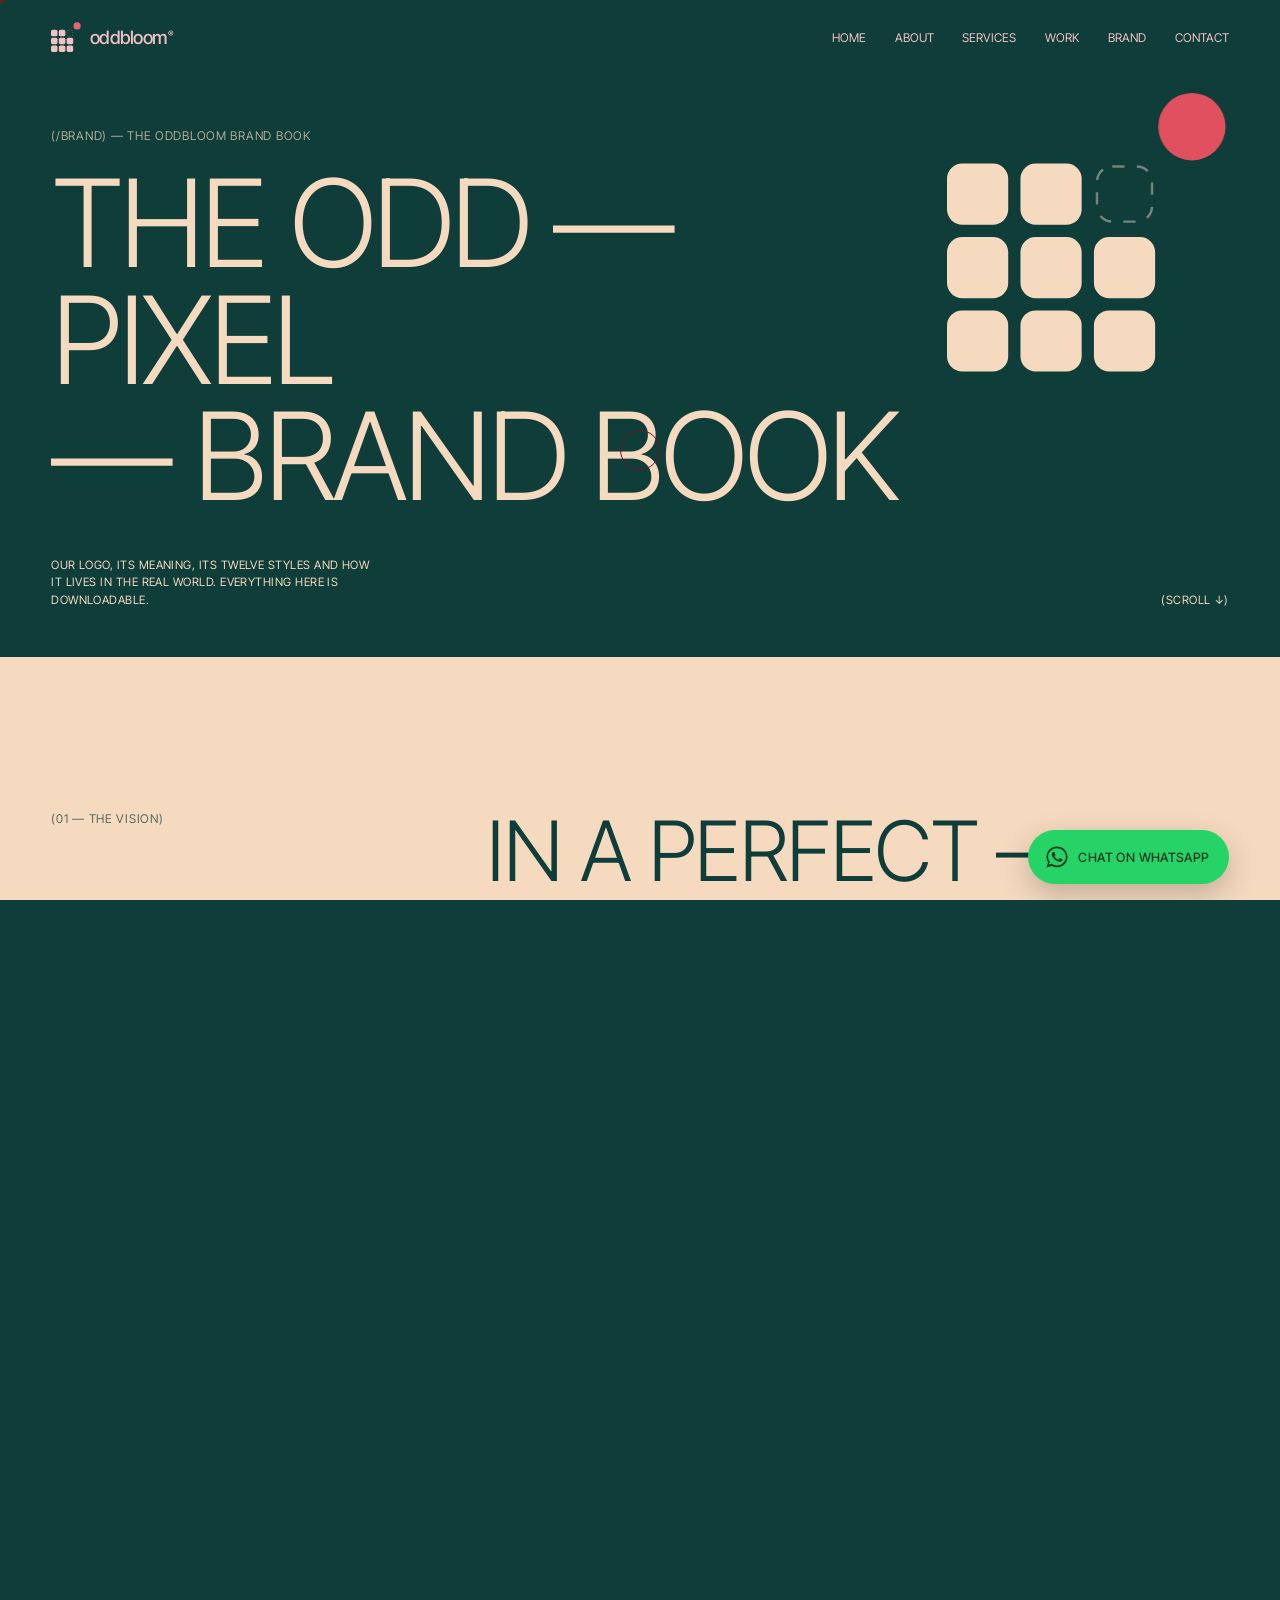
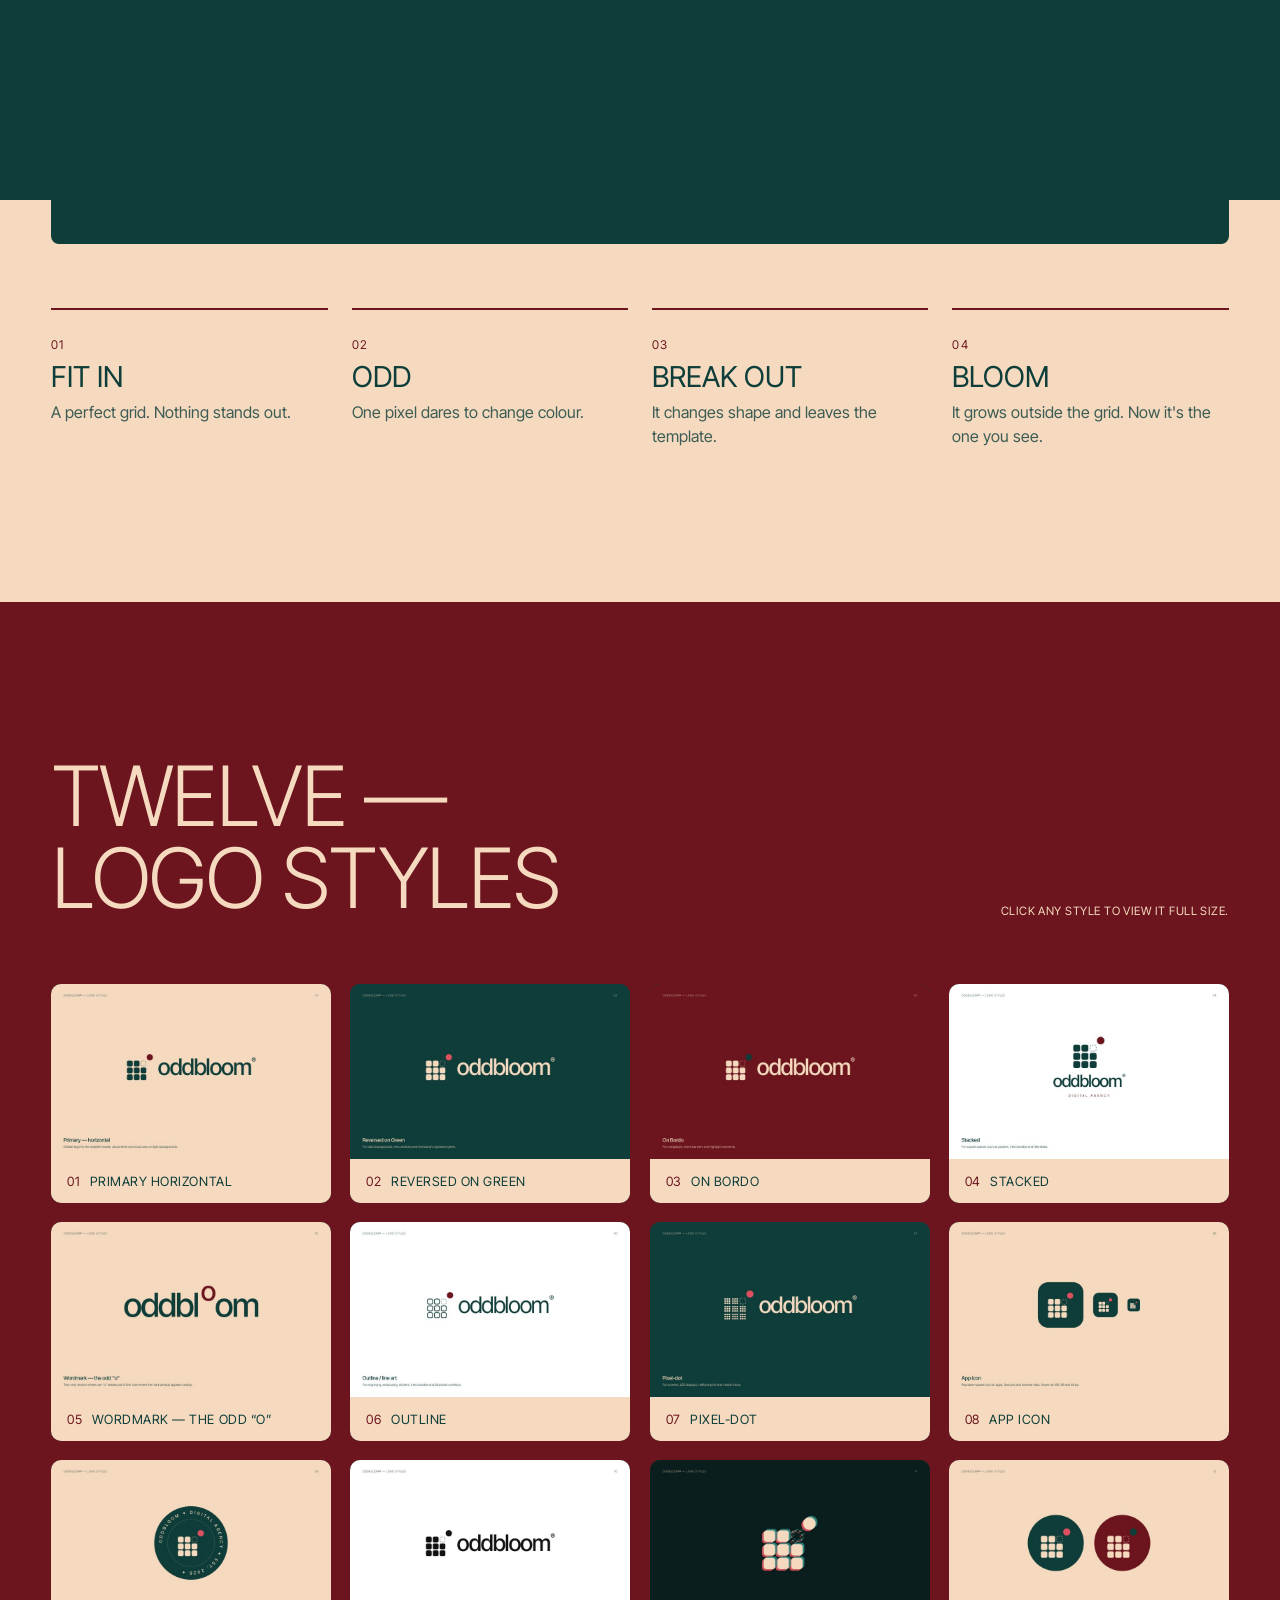
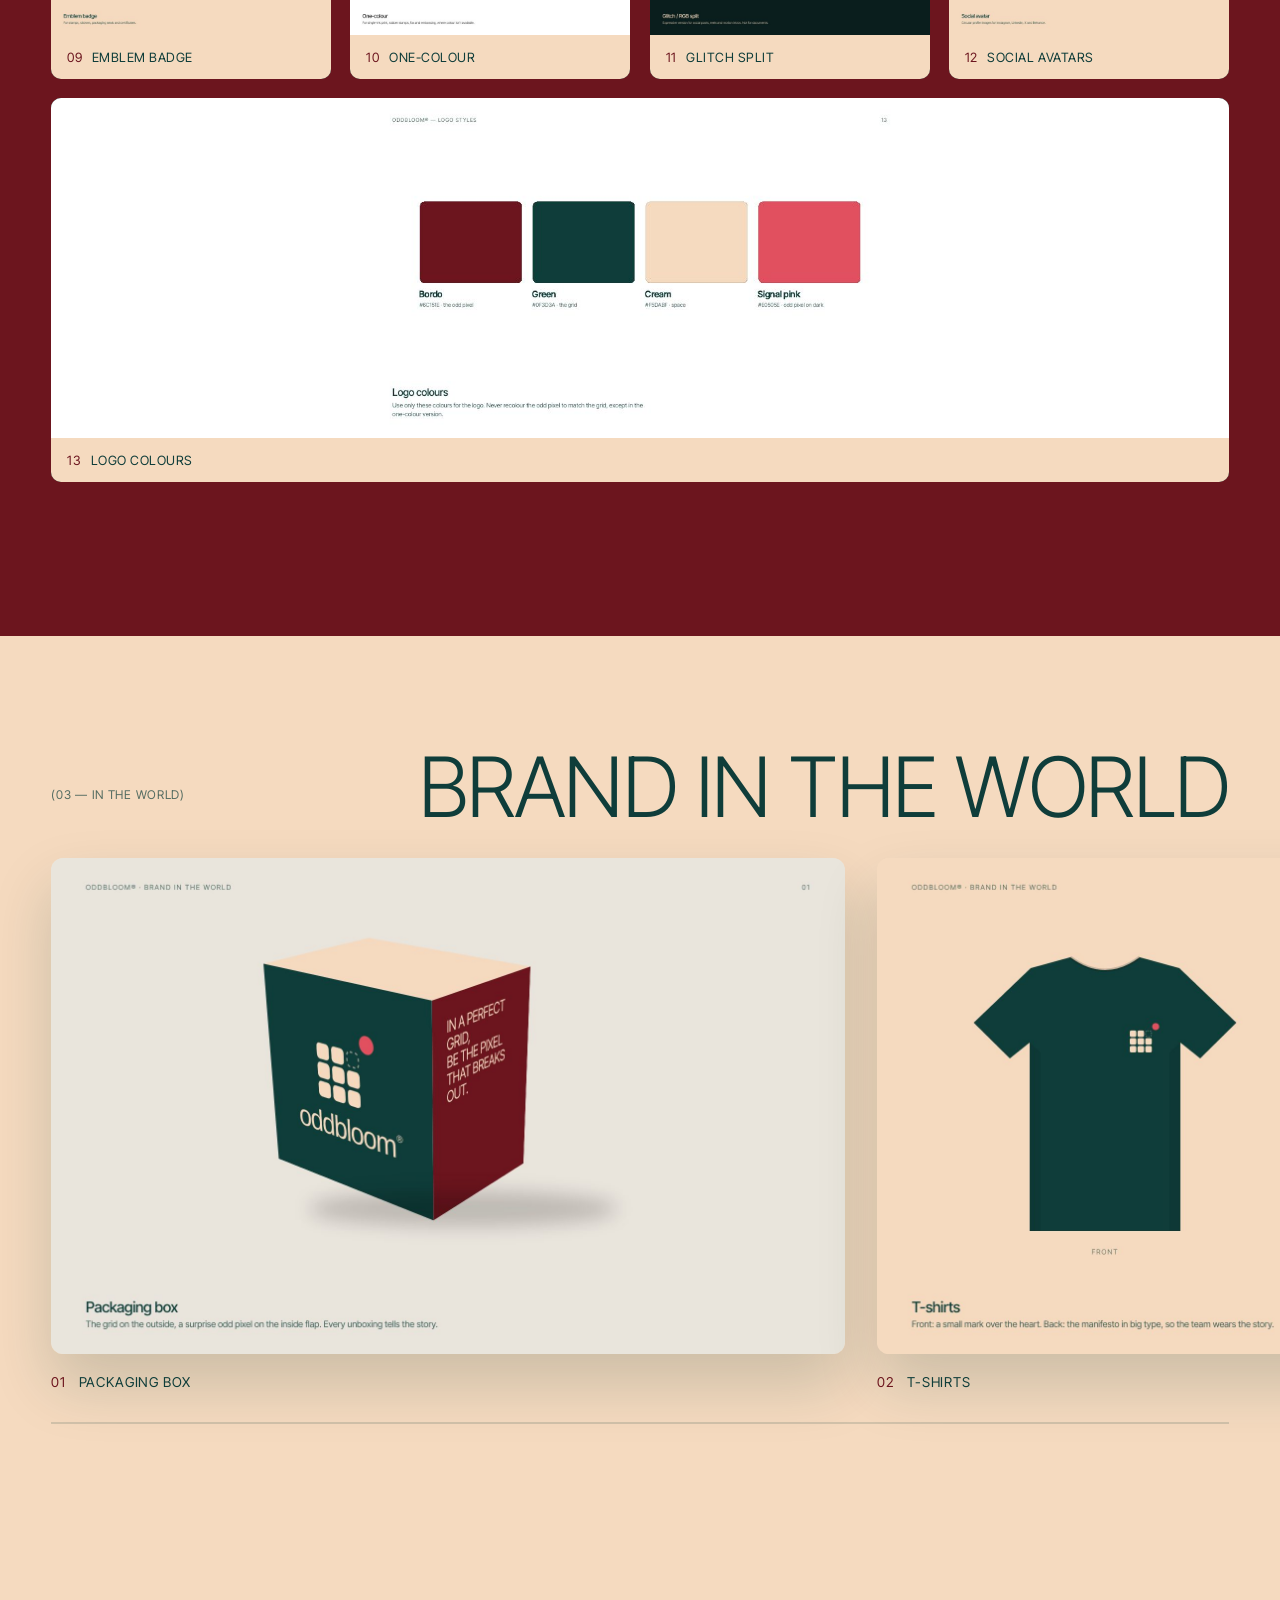
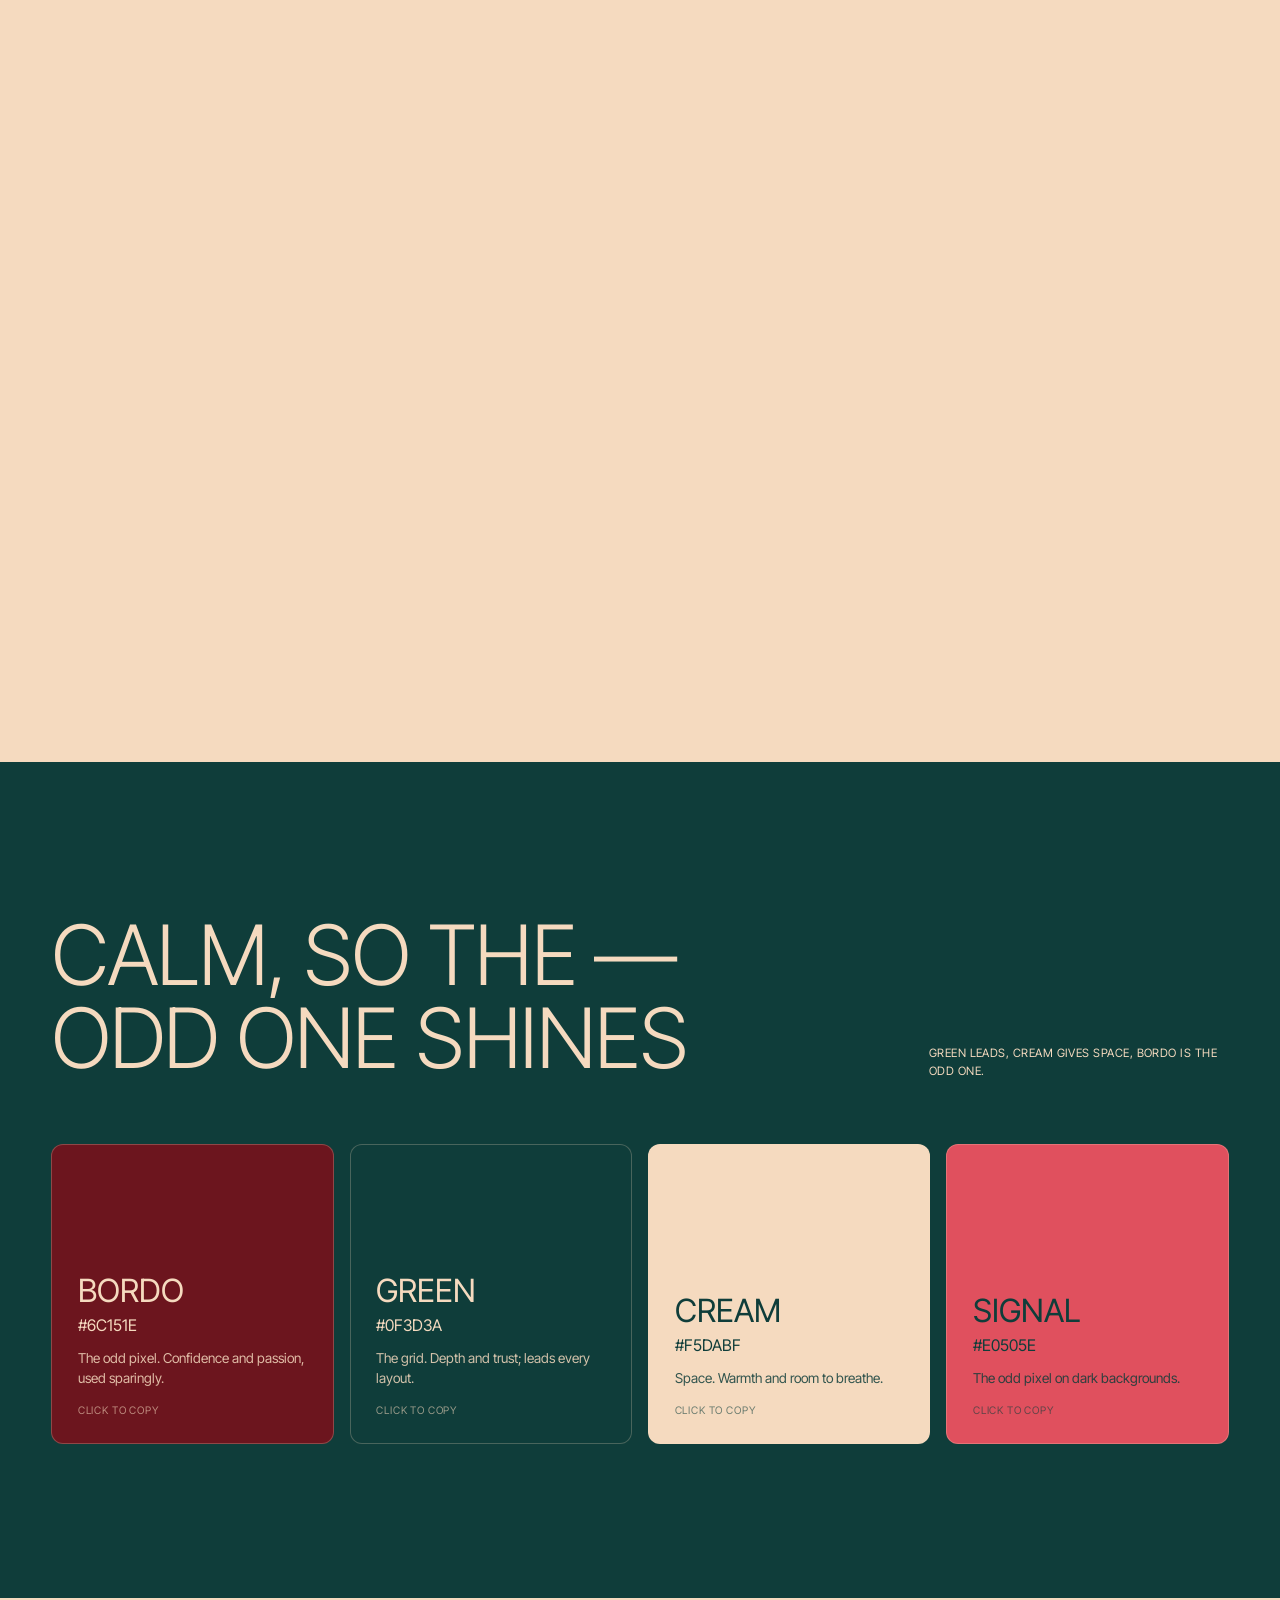
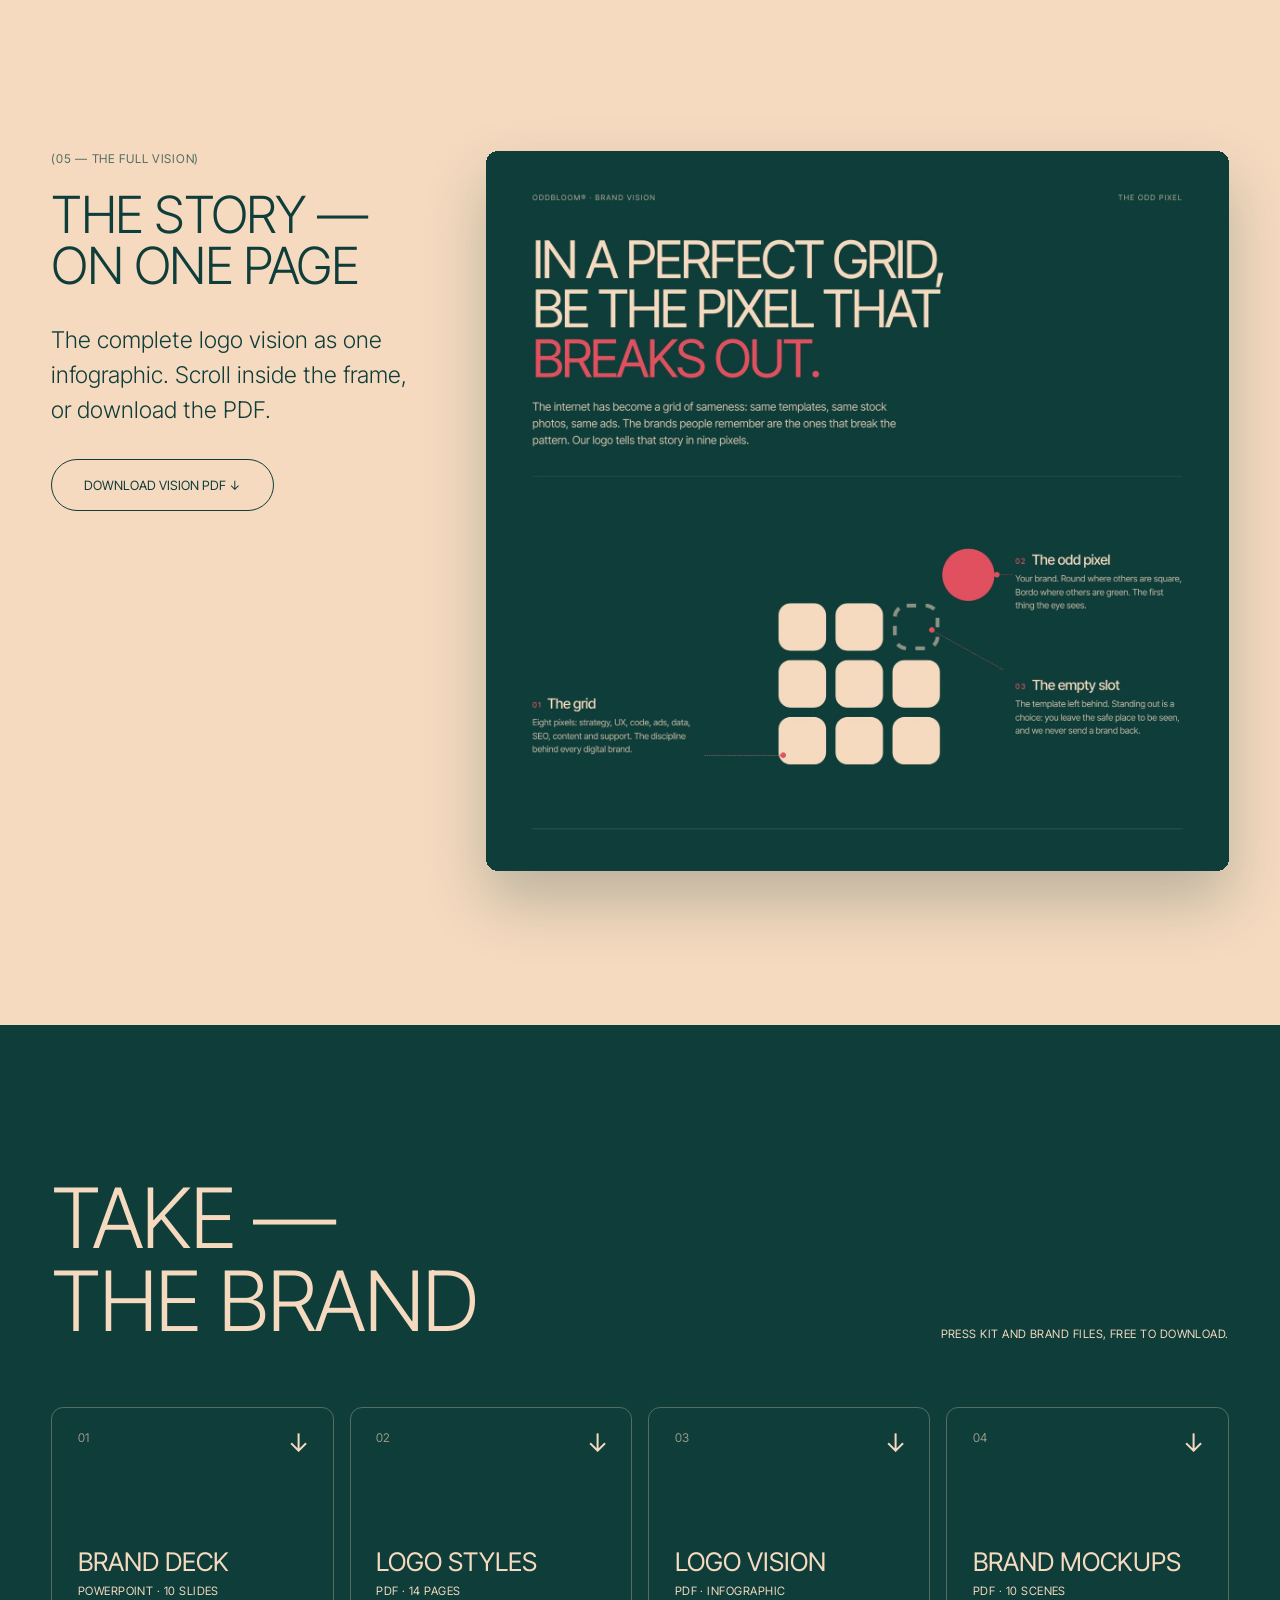
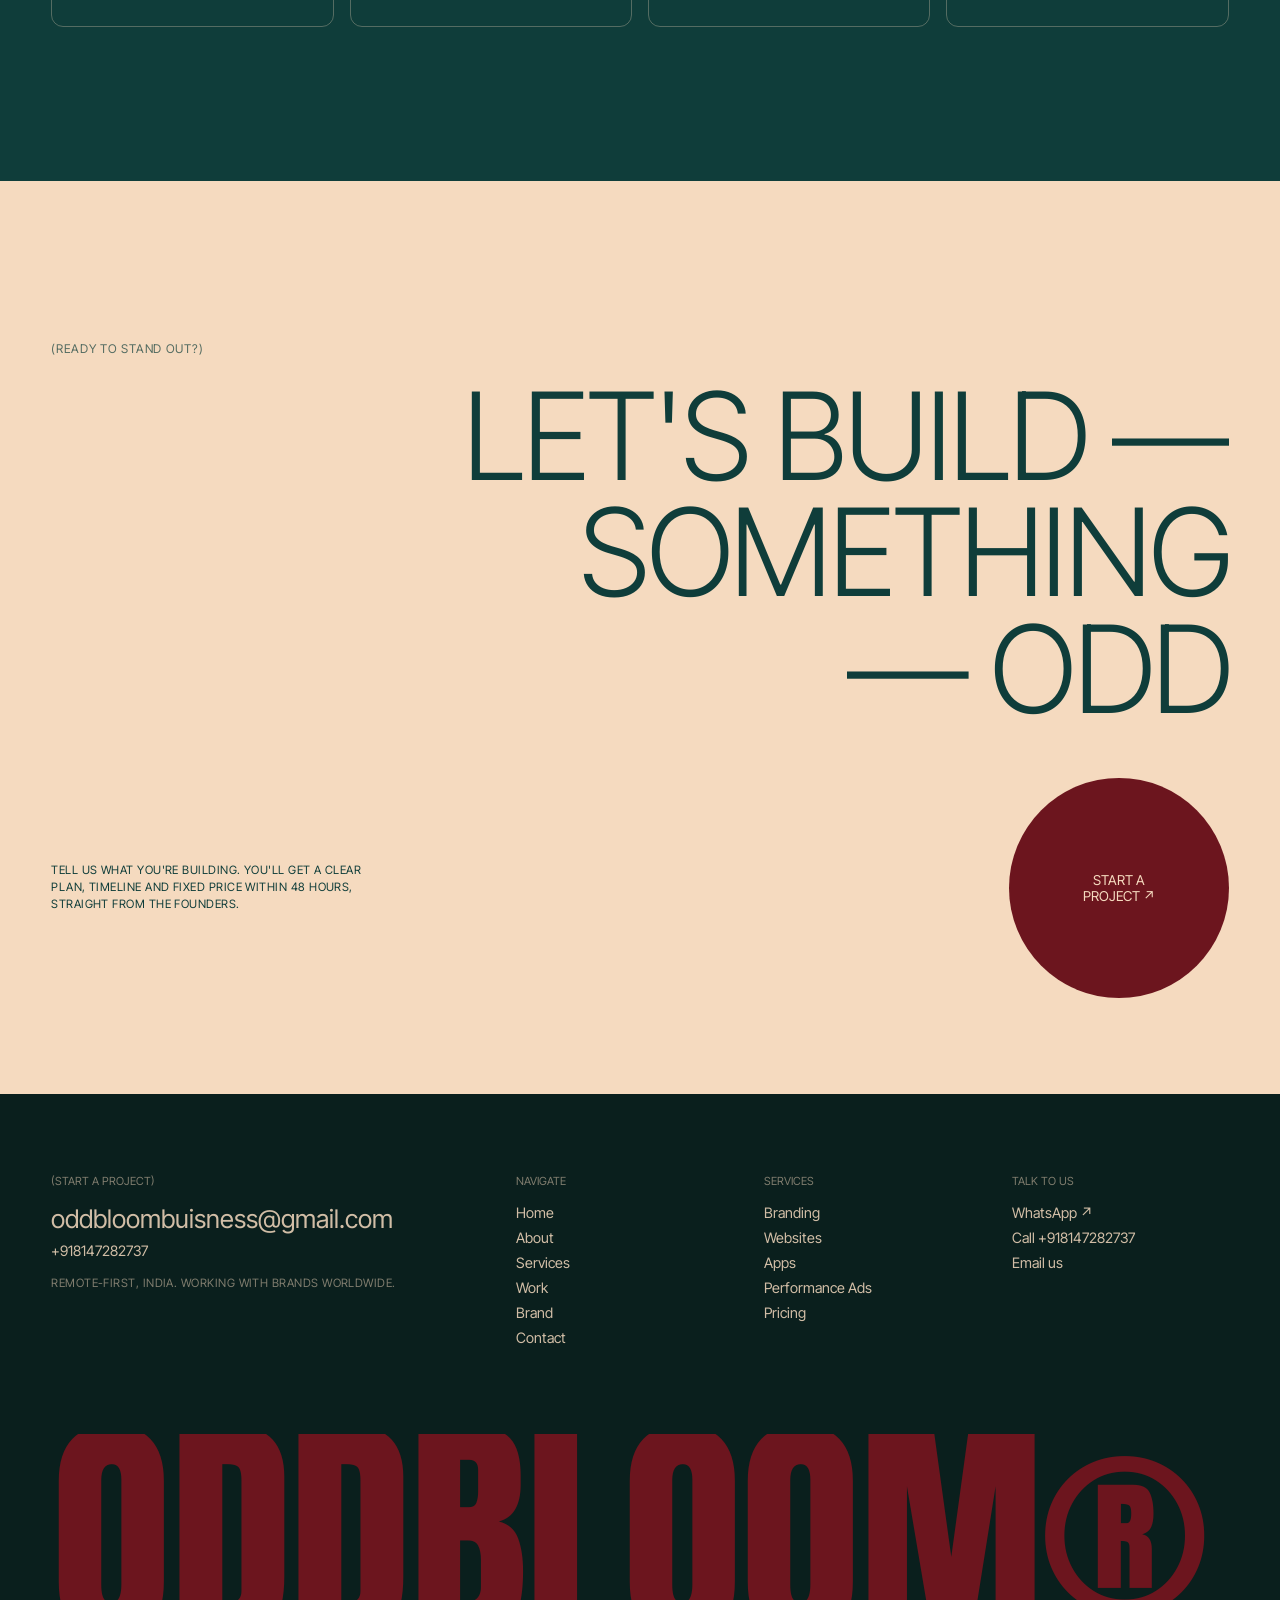
<file: brand.html>
<!DOCTYPE html>
<html lang="en">
<head>
<meta charset="UTF-8"><meta name="viewport" content="width=device-width, initial-scale=1.0, viewport-fit=cover">
<title>Brand book — oddbloom digital agency</title>
<meta name="description" content="The oddbloom brand book: the odd pixel logo, twelve logo styles, colours, mockups and downloads.">
<meta property="og:title" content="Brand book — oddbloom digital agency"><meta property="og:description" content="The oddbloom brand book: the odd pixel logo, twelve logo styles, colours, mockups and downloads."><meta property="og:type" content="website"><meta property="og:image" content="https://oddbloom.netlify.app/assets/mockups/billboard.jpg"><meta name="twitter:card" content="summary_large_image"><meta name="theme-color" content="#0F3D3A">
<link rel="icon" href="data:image/svg+xml,%3Csvg xmlns='http://www.w3.org/2000/svg' viewBox='-6 -6 58 58'%3E%3Crect x='-6' y='-6' width='58' height='58' rx='12' fill='%230F3D3A'/%3E%3Cg fill='%23F5DABF'%3E%3Crect x='0' y='12' width='10' height='10' rx='2.5'/%3E%3Crect x='12' y='12' width='10' height='10' rx='2.5'/%3E%3Crect x='0' y='24' width='10' height='10' rx='2.5'/%3E%3Crect x='12' y='24' width='10' height='10' rx='2.5'/%3E%3Crect x='24' y='24' width='10' height='10' rx='2.5'/%3E%3Crect x='0' y='36' width='10' height='10' rx='2.5'/%3E%3Crect x='12' y='36' width='10' height='10' rx='2.5'/%3E%3Crect x='24' y='36' width='10' height='10' rx='2.5'/%3E%3C/g%3E%3Ccircle cx='40' cy='6' r='5.5' fill='%23E0505E'/%3E%3C/svg%3E">
<link rel="preconnect" href="https://fonts.googleapis.com"><link rel="preconnect" href="https://fonts.gstatic.com" crossorigin>
<link href="https://fonts.googleapis.com/css2?family=Anton&family=Inter+Tight:wght@300;400;500&display=swap" rel="stylesheet">
<link rel="stylesheet" href="css/style.css">
</head>
<body>
<div class="preloader" id="preloader">
  <div class="pl-layer b"></div>
  <div class="pl-layer g">
    <div class="pl-top"><span>(Digital agency — est. 2026)</span><span>Kevin &amp; Sandeep</span></div>
    <div class="pl-logo"><svg class="mark" viewBox="0 0 46 46" aria-hidden="true"><g class="rot"><rect class="px" x="0" y="12" width="10" height="10" rx="2.5"/><rect class="px" x="12" y="12" width="10" height="10" rx="2.5"/><rect class="px" x="0" y="24" width="10" height="10" rx="2.5"/><rect class="px" x="12" y="24" width="10" height="10" rx="2.5"/><rect class="px" x="24" y="24" width="10" height="10" rx="2.5"/><rect class="px" x="0" y="36" width="10" height="10" rx="2.5"/><rect class="px" x="12" y="36" width="10" height="10" rx="2.5"/><rect class="px" x="24" y="36" width="10" height="10" rx="2.5"/></g><rect class="ghost" x="24.5" y="12.5" width="9" height="9" rx="2.5"/><circle class="odd" cx="40" cy="6" r="5.5"/></svg><span>oddbloom</span></div>
    <div><div class="pl-words"><span>Odd ideas.</span><span>Bold design.</span><span>Smart ads.</span><span>Digital growth.</span></div>
    <div class="pl-bottom"><div class="pl-count"><span id="plCount">0</span>%</div><div class="pl-bar"><i id="plBar"></i></div></div></div>
  </div>
</div>
<div class="pt"><i></i><i></i></div>
<div class="cursor"></div><div class="cursor-ring"></div>
<div class="progress"></div>
<header class="header">
  <a href="index.html" class="logo" aria-label="oddbloom home"><svg class="mark" viewBox="0 0 46 46" aria-hidden="true"><g><rect class="px" x="0" y="12" width="10" height="10" rx="2.5"/><rect class="px" x="12" y="12" width="10" height="10" rx="2.5"/><rect class="px" x="0" y="24" width="10" height="10" rx="2.5"/><rect class="px" x="12" y="24" width="10" height="10" rx="2.5"/><rect class="px" x="24" y="24" width="10" height="10" rx="2.5"/><rect class="px" x="0" y="36" width="10" height="10" rx="2.5"/><rect class="px" x="12" y="36" width="10" height="10" rx="2.5"/><rect class="px" x="24" y="36" width="10" height="10" rx="2.5"/></g><rect class="ghost" x="24.5" y="12.5" width="9" height="9" rx="2.5"/><circle class="odd" cx="40" cy="6" r="5.5"/></svg><span>oddbloom<sup>®</sup></span></a>
  <nav class="nav" aria-label="Main"><a href="index.html">Home</a><a href="about.html">About</a><a href="services.html">Services</a><a href="work.html">Work</a><a href="brand.html">Brand</a><a href="contact.html">Contact</a></nav>
  <button class="menu-btn" aria-label="Open menu" aria-expanded="false" aria-controls="site-menu"><span></span><span></span></button>
</header>
<div class="menu" id="site-menu">
  <a href="index.html"><span>Home</span></a><a href="about.html"><span>About</span></a><a href="services.html"><span>Services</span></a><a href="work.html"><span>Work</span></a><a href="brand.html"><span>Brand</span></a><a href="contact.html"><span>Contact</span></a>
  <div class="menu-foot"><a href="https://wa.me/918147282737?text=Hi%20oddbloom%2C%20I%27d%20like%20to%20discuss%20a%20project." target="_blank" rel="noopener">WhatsApp ↗</a><a href="tel:+918147282737">+918147282737</a><a href="mailto:oddbloombuisness@gmail.com">oddbloombuisness@gmail.com</a></div>
</div>
<main>
<section class="hero page-hero dark brand-hero">
  <div class="hero-mark"><svg class="mark" viewBox="0 0 46 46" aria-hidden="true"><g class="rot"><rect class="px" x="0" y="12" width="10" height="10" rx="2.5"/><rect class="px" x="12" y="12" width="10" height="10" rx="2.5"/><rect class="px" x="0" y="24" width="10" height="10" rx="2.5"/><rect class="px" x="12" y="24" width="10" height="10" rx="2.5"/><rect class="px" x="24" y="24" width="10" height="10" rx="2.5"/><rect class="px" x="0" y="36" width="10" height="10" rx="2.5"/><rect class="px" x="12" y="36" width="10" height="10" rx="2.5"/><rect class="px" x="24" y="36" width="10" height="10" rx="2.5"/></g><rect class="ghost" x="24.5" y="12.5" width="9" height="9" rx="2.5"/><circle class="odd" cx="40" cy="6" r="5.5"/></svg></div>
  <span class="label" style="position:relative;z-index:2">(/brand) — the oddbloom brand book</span>
  <h1 class="big"><span class="line"><span>THE ODD —</span></span><span class="line"><span>PIXEL</span></span><span class="line"><span>— BRAND BOOK</span></span></h1>
  <div class="hero-meta"><p class="small">Our logo, its meaning, its twelve styles and how it lives in the real world. Everything here is downloadable.</p><span class="small">(Scroll ↓)</span></div>
</section>

<section class="sec">
  <div class="container">
    <div class="split">
      <span class="label">(01 — The vision)</span>
      <div><h2 class="h2"><span class="line"><span>IN A PERFECT —</span></span><span class="line"><span>GRID, BE THE PIXEL</span></span><span class="line"><span>— THAT BREAKS OUT</span></span></h2>
      <p class="lead reveal">The internet has become a grid of sameness. Our logo tells the opposite story in nine pixels: eight follow the grid, one breaks out, and an empty slot shows the template it left behind.</p></div>
    </div>
    <div class="logo-explain reveal">
      <div class="le-mark"><svg class="mark" viewBox="0 0 46 46" aria-hidden="true"><g class="rot"><rect class="px" x="0" y="12" width="10" height="10" rx="2.5"/><rect class="px" x="12" y="12" width="10" height="10" rx="2.5"/><rect class="px" x="0" y="24" width="10" height="10" rx="2.5"/><rect class="px" x="12" y="24" width="10" height="10" rx="2.5"/><rect class="px" x="24" y="24" width="10" height="10" rx="2.5"/><rect class="px" x="0" y="36" width="10" height="10" rx="2.5"/><rect class="px" x="12" y="36" width="10" height="10" rx="2.5"/><rect class="px" x="24" y="36" width="10" height="10" rx="2.5"/></g><rect class="ghost" x="24.5" y="12.5" width="9" height="9" rx="2.5"/><circle class="odd" cx="40" cy="6" r="5.5"/></svg></div>
      <div class="le-notes">
        <div><b>8 pixels</b><span>The system: strategy, UX, code, ads, data, SEO, content and support.</span></div>
        <div><b>1 odd pixel</b><span>Your brand. Round where others are square, Bordo where others are green.</span></div>
        <div><b>The empty slot</b><span>The template left behind. Standing out is a choice.</span></div>
      </div>
    </div>
    <div class="steps4">
      <div class="reveal"><i>01</i><b>Fit in</b><p>A perfect grid. Nothing stands out.</p></div>
      <div class="reveal d1"><i>02</i><b>Odd</b><p>One pixel dares to change colour.</p></div>
      <div class="reveal d2"><i>03</i><b>Break out</b><p>It changes shape and leaves the template.</p></div>
      <div class="reveal d3"><i>04</i><b>Bloom</b><p>It grows outside the grid. Now it's the one you see.</p></div>
    </div>
  </div>
</section>

<section class="sec bordo">
  <div class="container">
    <div class="sec-head"><h2 class="h2"><span class="line"><span>TWELVE —</span></span><span class="line"><span>LOGO STYLES</span></span></h2><p class="small">Click any style to view it full size.</p></div>
    <div class="lg-grid"><button class="lg-item reveal" data-full="assets/logos/s-02.jpg"><img src="assets/logos/s-02.jpg" alt="oddbloom logo — Primary horizontal" loading="lazy"><span><i>01</i>Primary horizontal</span></button><button class="lg-item reveal" data-full="assets/logos/s-03.jpg"><img src="assets/logos/s-03.jpg" alt="oddbloom logo — Reversed on green" loading="lazy"><span><i>02</i>Reversed on green</span></button><button class="lg-item reveal" data-full="assets/logos/s-04.jpg"><img src="assets/logos/s-04.jpg" alt="oddbloom logo — On Bordo" loading="lazy"><span><i>03</i>On Bordo</span></button><button class="lg-item reveal" data-full="assets/logos/s-05.jpg"><img src="assets/logos/s-05.jpg" alt="oddbloom logo — Stacked" loading="lazy"><span><i>04</i>Stacked</span></button><button class="lg-item reveal" data-full="assets/logos/s-06.jpg"><img src="assets/logos/s-06.jpg" alt="oddbloom logo — Wordmark — the odd “o”" loading="lazy"><span><i>05</i>Wordmark — the odd “o”</span></button><button class="lg-item reveal" data-full="assets/logos/s-07.jpg"><img src="assets/logos/s-07.jpg" alt="oddbloom logo — Outline" loading="lazy"><span><i>06</i>Outline</span></button><button class="lg-item reveal" data-full="assets/logos/s-08.jpg"><img src="assets/logos/s-08.jpg" alt="oddbloom logo — Pixel-dot" loading="lazy"><span><i>07</i>Pixel-dot</span></button><button class="lg-item reveal" data-full="assets/logos/s-09.jpg"><img src="assets/logos/s-09.jpg" alt="oddbloom logo — App icon" loading="lazy"><span><i>08</i>App icon</span></button><button class="lg-item reveal" data-full="assets/logos/s-10.jpg"><img src="assets/logos/s-10.jpg" alt="oddbloom logo — Emblem badge" loading="lazy"><span><i>09</i>Emblem badge</span></button><button class="lg-item reveal" data-full="assets/logos/s-11.jpg"><img src="assets/logos/s-11.jpg" alt="oddbloom logo — One-colour" loading="lazy"><span><i>10</i>One-colour</span></button><button class="lg-item reveal" data-full="assets/logos/s-12.jpg"><img src="assets/logos/s-12.jpg" alt="oddbloom logo — Glitch split" loading="lazy"><span><i>11</i>Glitch split</span></button><button class="lg-item reveal" data-full="assets/logos/s-13.jpg"><img src="assets/logos/s-13.jpg" alt="oddbloom logo — Social avatars" loading="lazy"><span><i>12</i>Social avatars</span></button><button class="lg-item reveal" data-full="assets/logos/s-14.jpg"><img src="assets/logos/s-14.jpg" alt="oddbloom logo — Logo colours" loading="lazy"><span><i>13</i>Logo colours</span></button></div>
  </div>
</section>

<section class="hscroll" id="world">
  <div class="hs-sticky">
    <div class="hs-head container"><span class="label">(03 — In the world)</span><h2 class="h2">BRAND IN THE WORLD</h2></div>
    <div class="hs-track"><figure class="hp-panel"><img src="assets/mockups/box.jpg" alt="oddbloom Packaging box mockup" loading="lazy"><figcaption><i>01</i>Packaging box</figcaption></figure><figure class="hp-panel"><img src="assets/mockups/tshirts.jpg" alt="oddbloom T-shirts mockup" loading="lazy"><figcaption><i>02</i>T-shirts</figcaption></figure><figure class="hp-panel"><img src="assets/mockups/building.jpg" alt="oddbloom Studio building mockup" loading="lazy"><figcaption><i>03</i>Studio building</figcaption></figure><figure class="hp-panel"><img src="assets/mockups/cards.jpg" alt="oddbloom Business cards mockup" loading="lazy"><figcaption><i>04</i>Business cards</figcaption></figure><figure class="hp-panel"><img src="assets/mockups/mug.jpg" alt="oddbloom Coffee mug mockup" loading="lazy"><figcaption><i>05</i>Coffee mug</figcaption></figure><figure class="hp-panel"><img src="assets/mockups/tote.jpg" alt="oddbloom Tote bag mockup" loading="lazy"><figcaption><i>06</i>Tote bag</figcaption></figure><figure class="hp-panel"><img src="assets/mockups/billboard.jpg" alt="oddbloom Billboard mockup" loading="lazy"><figcaption><i>07</i>Billboard</figcaption></figure><figure class="hp-panel"><img src="assets/mockups/app.jpg" alt="oddbloom Mobile app mockup" loading="lazy"><figcaption><i>08</i>Mobile app</figcaption></figure><figure class="hp-panel"><img src="assets/mockups/laptop.jpg" alt="oddbloom Website mockup" loading="lazy"><figcaption><i>09</i>Website</figcaption></figure><figure class="hp-panel"><img src="assets/mockups/stickers.jpg" alt="oddbloom Sticker pack mockup" loading="lazy"><figcaption><i>10</i>Sticker pack</figcaption></figure></div>
    <div class="hs-bar"><i></i></div>
  </div>
</section>

<section class="sec dark">
  <div class="container">
    <div class="sec-head"><h2 class="h2"><span class="line"><span>CALM, SO THE —</span></span><span class="line"><span>ODD ONE SHINES</span></span></h2><p class="small">Green leads, Cream gives space, Bordo is the odd one.</p></div>
    <div class="sws"><button class="sw reveal" data-hex="#6C151E" style="background:#6C151E;color:#F5DABF"><b>Bordo</b><span class="hex">#6C151E</span><p>The odd pixel. Confidence and passion, used sparingly.</p><em>Click to copy</em></button><button class="sw reveal" data-hex="#0F3D3A" style="background:#0F3D3A;color:#F5DABF"><b>Green</b><span class="hex">#0F3D3A</span><p>The grid. Depth and trust; leads every layout.</p><em>Click to copy</em></button><button class="sw reveal" data-hex="#F5DABF" style="background:#F5DABF;color:#0F3D3A"><b>Cream</b><span class="hex">#F5DABF</span><p>Space. Warmth and room to breathe.</p><em>Click to copy</em></button><button class="sw reveal" data-hex="#E0505E" style="background:#E0505E;color:#0F3D3A"><b>Signal</b><span class="hex">#E0505E</span><p>The odd pixel on dark backgrounds.</p><em>Click to copy</em></button></div>
  </div>
</section>

<section class="sec">
  <div class="container split">
    <div><span class="label">(05 — The full vision)</span><h2 class="h2" style="font-size:clamp(2rem,4vw,3.6rem)"><span class="line"><span>THE STORY —</span></span><span class="line"><span>ON ONE PAGE</span></span></h2>
    <p class="lead reveal">The complete logo vision as one infographic. Scroll inside the frame, or download the PDF.</p>
    <a href="assets/downloads/oddbloom-logo-vision.pdf" download class="btn reveal" style="margin-top:2rem"><span>Download vision PDF ↓</span></a></div>
    <div class="vision-frame reveal"><img src="assets/logo-vision.jpg" alt="oddbloom logo vision infographic" loading="lazy"></div>
  </div>
</section>

<section class="sec dark">
  <div class="container">
    <div class="sec-head"><h2 class="h2"><span class="line"><span>TAKE —</span></span><span class="line"><span>THE BRAND</span></span></h2><p class="small">Press kit and brand files, free to download.</p></div>
    <div class="dls"><a class="dl reveal" href="assets/downloads/oddbloom-brand-deck.pptx" download><span class="dl-n">01</span><b>Brand deck</b><span class="small">PowerPoint · 10 slides</span><span class="dl-arrow">↓</span></a><a class="dl reveal" href="assets/downloads/oddbloom-logo-styles.pdf" download><span class="dl-n">02</span><b>Logo styles</b><span class="small">PDF · 14 pages</span><span class="dl-arrow">↓</span></a><a class="dl reveal" href="assets/downloads/oddbloom-logo-vision.pdf" download><span class="dl-n">03</span><b>Logo vision</b><span class="small">PDF · infographic</span><span class="dl-arrow">↓</span></a><a class="dl reveal" href="assets/downloads/oddbloom-brand-mockups.pdf" download><span class="dl-n">04</span><b>Brand mockups</b><span class="small">PDF · 10 scenes</span><span class="dl-arrow">↓</span></a></div>
  </div>
</section>

<div class="lightbox" aria-hidden="true"><button class="lb-close" aria-label="Close">✕</button><button class="lb-prev" aria-label="Previous">←</button><img alt=""><button class="lb-next" aria-label="Next">→</button><span class="lb-cap"></span></div>
<section class="cta">
  <div class="container">
    <span class="label">(Ready to stand out?)</span>
    <h2 class="big right"><span class="line"><span>LET'S BUILD —</span></span><span class="line"><span>SOMETHING</span></span><span class="line"><span>— ODD</span></span></h2>
    <div class="cta-row"><p class="small" style="max-width:340px">Tell us what you're building. You'll get a clear plan, timeline and fixed price within 48 hours, straight from the founders.</p>
    <a href="contact.html" class="cta-circle" data-magnetic>Start a<br>project ↗</a></div>
  </div>
</section>
</main>
<footer class="footer">
  <div class="container">
    <div class="f-grid">
      <div><h4>(Start a project)</h4><a href="mailto:oddbloombuisness@gmail.com" class="f-email">oddbloombuisness@gmail.com</a><a href="tel:+918147282737">+918147282737</a><p class="small" style="opacity:.5;margin-top:1rem">Remote-first, India. Working with brands worldwide.</p></div>
      <div><h4>Navigate</h4><a href="index.html">Home</a><a href="about.html">About</a><a href="services.html">Services</a><a href="work.html">Work</a><a href="brand.html">Brand</a><a href="contact.html">Contact</a></div>
      <div><h4>Services</h4><a href="services.html#s0">Branding</a><a href="services.html#s3">Websites</a><a href="services.html#s4">Apps</a><a href="services.html#s5">Performance Ads</a><a href="services.html#pricing">Pricing</a></div>
      <div><h4>Talk to us</h4><a href="https://wa.me/918147282737?text=Hi%20oddbloom%2C%20I%27d%20like%20to%20discuss%20a%20project." target="_blank" rel="noopener">WhatsApp ↗</a><a href="tel:+918147282737">Call +918147282737</a><a href="mailto:oddbloombuisness@gmail.com">Email us</a></div>
    </div>
    <div class="f-logo">ODDBLOOM®</div>
    <div class="f-bottom"><span>Founded by Kevin &amp; Sandeep</span><span>©<span class="year"></span> oddbloom studio</span></div>
  </div>
</footer>
<a class="wa-float" href="https://wa.me/918147282737?text=Hi%20oddbloom%2C%20I%27d%20like%20to%20discuss%20a%20project." target="_blank" rel="noopener" aria-label="Chat with us on WhatsApp"><svg viewBox="0 0 32 32" aria-hidden="true"><path fill="currentColor" d="M16 3C8.8 3 3 8.7 3 15.8c0 2.5.7 4.9 2 7L3 29l6.4-2c2 1.1 4.3 1.7 6.6 1.7 7.2 0 13-5.7 13-12.8S23.2 3 16 3zm0 23.4c-2.1 0-4.1-.6-5.9-1.7l-.4-.3-3.8 1.2 1.2-3.7-.3-.4a10.4 10.4 0 0 1-1.8-5.8C5 10 10 5.3 16 5.3S27 10 27 15.8s-5 10.6-11 10.6zm6-7.9c-.3-.2-1.9-1-2.2-1-.3-.1-.5-.2-.7.2-.2.3-.8 1-1 1.2-.2.2-.4.2-.7.1-.3-.2-1.4-.5-2.6-1.6-1-.9-1.6-1.9-1.8-2.2-.2-.3 0-.5.1-.7l.5-.6c.2-.2.2-.3.3-.6.1-.2 0-.4 0-.6l-1-2.4c-.3-.6-.5-.5-.7-.5h-.6c-.2 0-.6.1-.9.4-.3.3-1.2 1.1-1.2 2.7s1.2 3.1 1.4 3.3c.2.2 2.3 3.5 5.6 4.9 2.8 1.1 3.3.9 3.9.8.6-.1 1.9-.8 2.2-1.5.3-.7.3-1.4.2-1.5-.1-.2-.3-.2-.6-.4z"/></svg><span>Chat on WhatsApp</span></a>
<script src="js/main.js"></script>
</body>
</html>
</file>
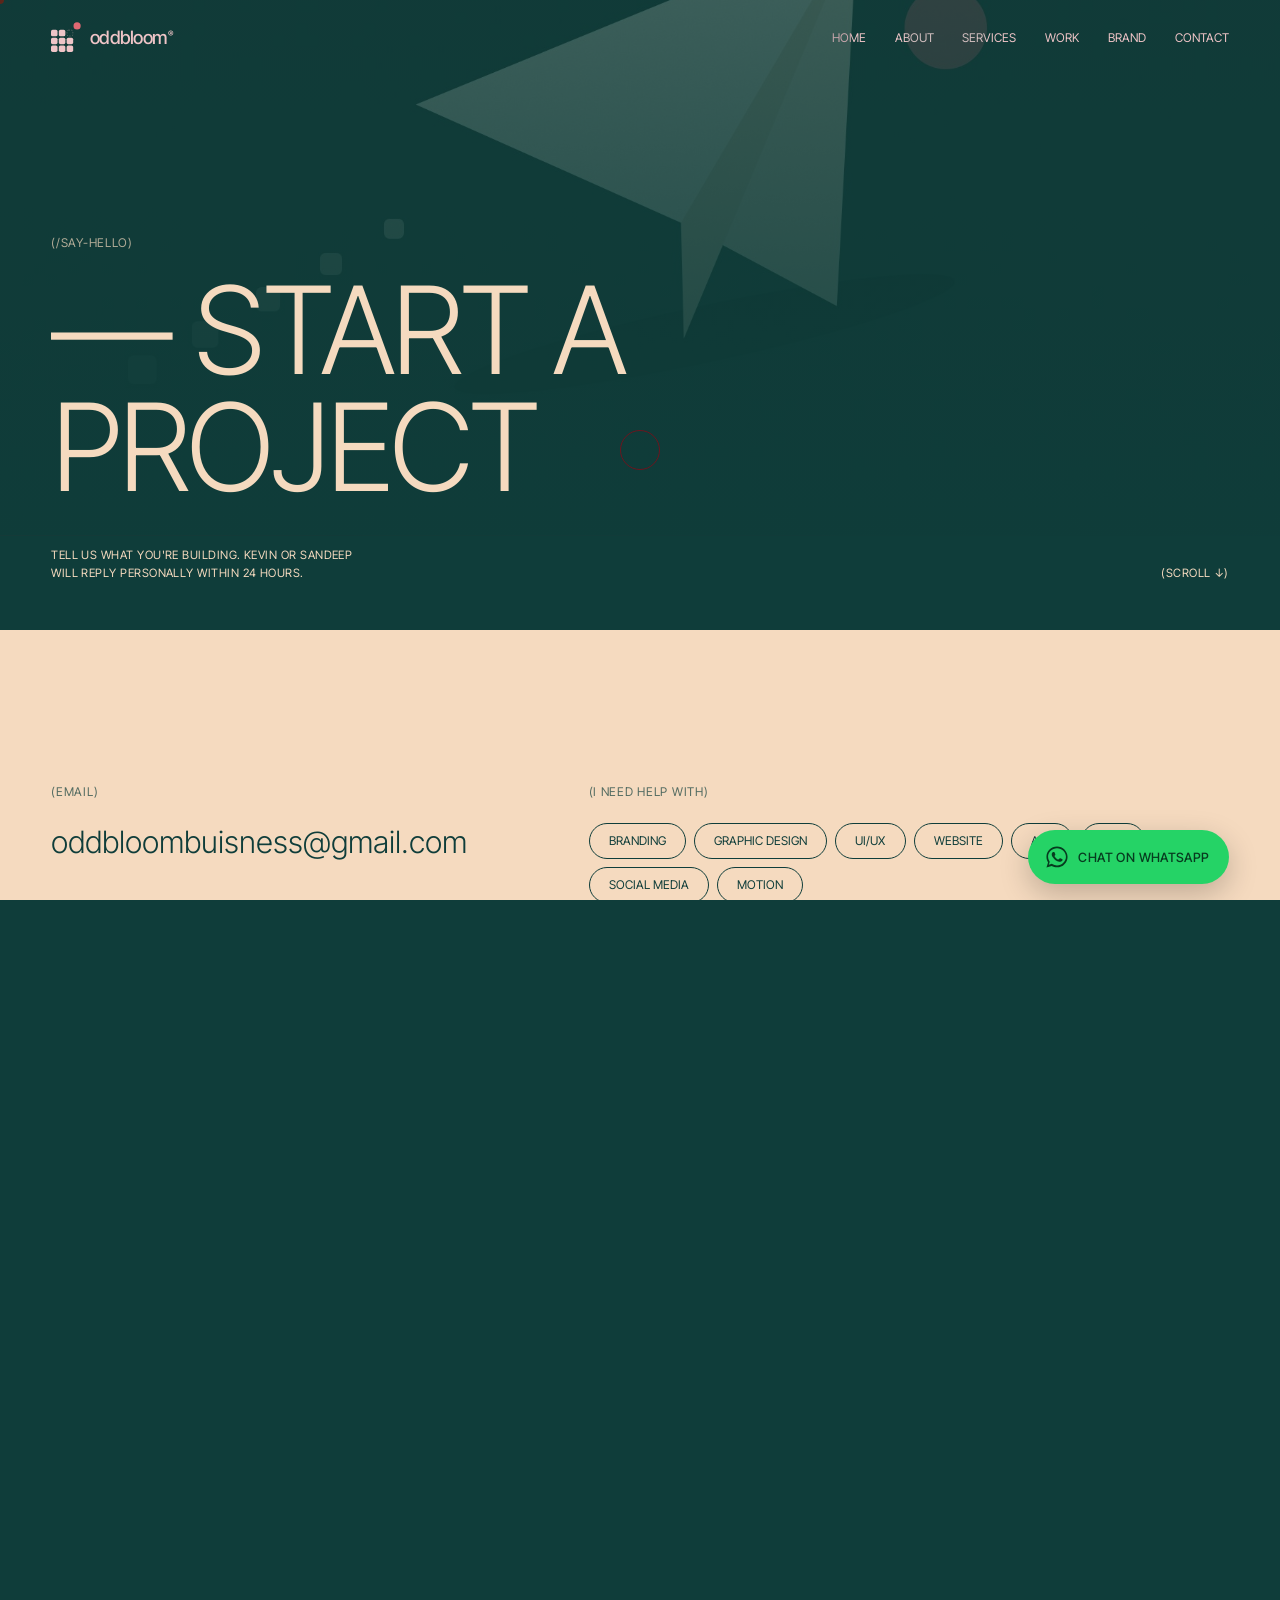
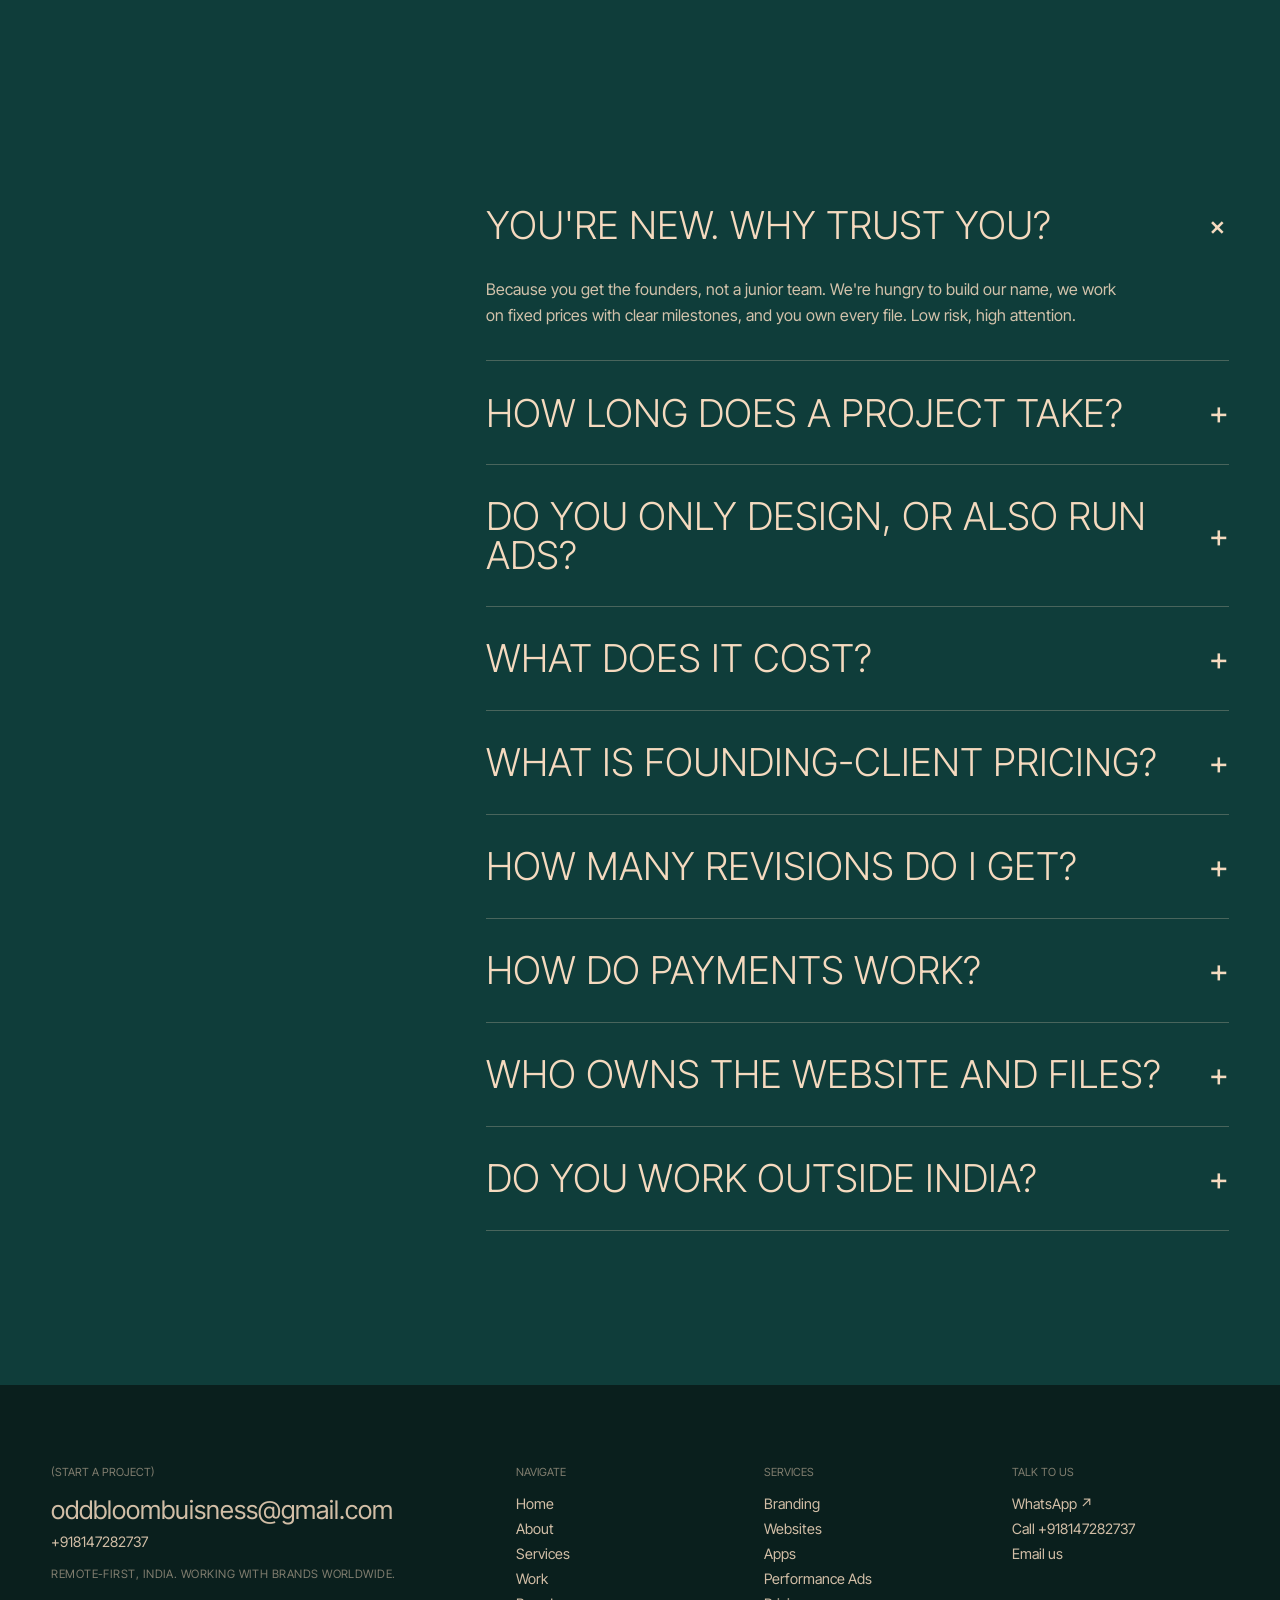
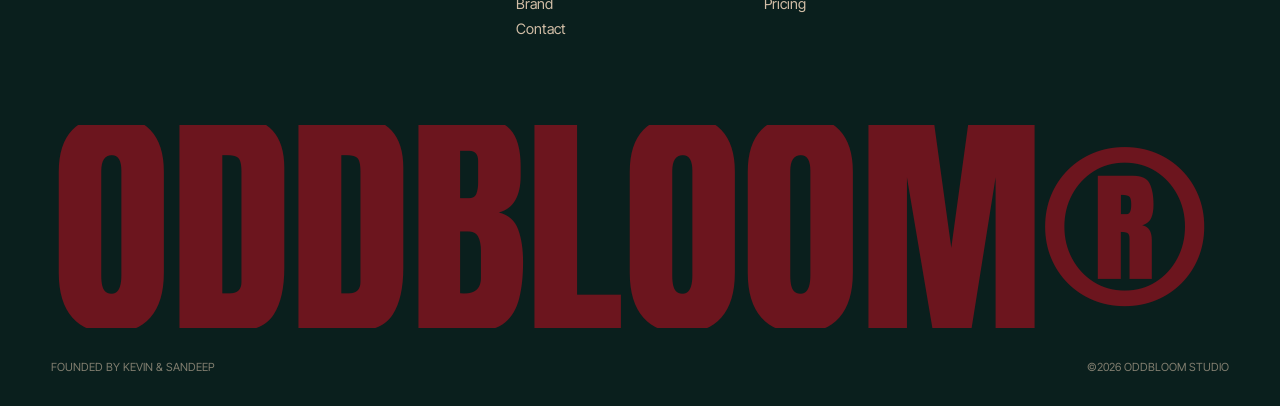
<file: contact.html>
<!DOCTYPE html>
<html lang="en">
<head>
<meta charset="UTF-8"><meta name="viewport" content="width=device-width, initial-scale=1.0, viewport-fit=cover">
<title>Contact — start a project with oddbloom</title>
<meta name="description" content="Tell us what you are building. Get a clear plan, timeline and fixed price within 48 hours. WhatsApp, call or email.">
<meta property="og:title" content="Contact — start a project with oddbloom"><meta property="og:description" content="Tell us what you are building. Get a clear plan, timeline and fixed price within 48 hours. WhatsApp, call or email."><meta property="og:type" content="website"><meta property="og:image" content="https://oddbloom.netlify.app/assets/mockups/billboard.jpg"><meta name="twitter:card" content="summary_large_image"><meta name="theme-color" content="#0F3D3A">
<link rel="icon" href="data:image/svg+xml,%3Csvg xmlns='http://www.w3.org/2000/svg' viewBox='-6 -6 58 58'%3E%3Crect x='-6' y='-6' width='58' height='58' rx='12' fill='%230F3D3A'/%3E%3Cg fill='%23F5DABF'%3E%3Crect x='0' y='12' width='10' height='10' rx='2.5'/%3E%3Crect x='12' y='12' width='10' height='10' rx='2.5'/%3E%3Crect x='0' y='24' width='10' height='10' rx='2.5'/%3E%3Crect x='12' y='24' width='10' height='10' rx='2.5'/%3E%3Crect x='24' y='24' width='10' height='10' rx='2.5'/%3E%3Crect x='0' y='36' width='10' height='10' rx='2.5'/%3E%3Crect x='12' y='36' width='10' height='10' rx='2.5'/%3E%3Crect x='24' y='36' width='10' height='10' rx='2.5'/%3E%3C/g%3E%3Ccircle cx='40' cy='6' r='5.5' fill='%23E0505E'/%3E%3C/svg%3E">
<link rel="preconnect" href="https://fonts.googleapis.com"><link rel="preconnect" href="https://fonts.gstatic.com" crossorigin>
<link href="https://fonts.googleapis.com/css2?family=Anton&family=Inter+Tight:wght@300;400;500&display=swap" rel="stylesheet">
<link rel="stylesheet" href="css/style.css">
</head>
<body>
<div class="preloader" id="preloader">
  <div class="pl-layer b"></div>
  <div class="pl-layer g">
    <div class="pl-top"><span>(Digital agency — est. 2026)</span><span>Kevin &amp; Sandeep</span></div>
    <div class="pl-logo"><svg class="mark" viewBox="0 0 46 46" aria-hidden="true"><g class="rot"><rect class="px" x="0" y="12" width="10" height="10" rx="2.5"/><rect class="px" x="12" y="12" width="10" height="10" rx="2.5"/><rect class="px" x="0" y="24" width="10" height="10" rx="2.5"/><rect class="px" x="12" y="24" width="10" height="10" rx="2.5"/><rect class="px" x="24" y="24" width="10" height="10" rx="2.5"/><rect class="px" x="0" y="36" width="10" height="10" rx="2.5"/><rect class="px" x="12" y="36" width="10" height="10" rx="2.5"/><rect class="px" x="24" y="36" width="10" height="10" rx="2.5"/></g><rect class="ghost" x="24.5" y="12.5" width="9" height="9" rx="2.5"/><circle class="odd" cx="40" cy="6" r="5.5"/></svg><span>oddbloom</span></div>
    <div><div class="pl-words"><span>Odd ideas.</span><span>Bold design.</span><span>Smart ads.</span><span>Digital growth.</span></div>
    <div class="pl-bottom"><div class="pl-count"><span id="plCount">0</span>%</div><div class="pl-bar"><i id="plBar"></i></div></div></div>
  </div>
</div>
<div class="pt"><i></i><i></i></div>
<div class="cursor"></div><div class="cursor-ring"></div>
<div class="progress"></div>
<header class="header">
  <a href="index.html" class="logo" aria-label="oddbloom home"><svg class="mark" viewBox="0 0 46 46" aria-hidden="true"><g><rect class="px" x="0" y="12" width="10" height="10" rx="2.5"/><rect class="px" x="12" y="12" width="10" height="10" rx="2.5"/><rect class="px" x="0" y="24" width="10" height="10" rx="2.5"/><rect class="px" x="12" y="24" width="10" height="10" rx="2.5"/><rect class="px" x="24" y="24" width="10" height="10" rx="2.5"/><rect class="px" x="0" y="36" width="10" height="10" rx="2.5"/><rect class="px" x="12" y="36" width="10" height="10" rx="2.5"/><rect class="px" x="24" y="36" width="10" height="10" rx="2.5"/></g><rect class="ghost" x="24.5" y="12.5" width="9" height="9" rx="2.5"/><circle class="odd" cx="40" cy="6" r="5.5"/></svg><span>oddbloom<sup>®</sup></span></a>
  <nav class="nav" aria-label="Main"><a href="index.html">Home</a><a href="about.html">About</a><a href="services.html">Services</a><a href="work.html">Work</a><a href="brand.html">Brand</a><a href="contact.html">Contact</a></nav>
  <button class="menu-btn" aria-label="Open menu" aria-expanded="false" aria-controls="site-menu"><span></span><span></span></button>
</header>
<div class="menu" id="site-menu">
  <a href="index.html"><span>Home</span></a><a href="about.html"><span>About</span></a><a href="services.html"><span>Services</span></a><a href="work.html"><span>Work</span></a><a href="brand.html"><span>Brand</span></a><a href="contact.html"><span>Contact</span></a>
  <div class="menu-foot"><a href="https://wa.me/918147282737?text=Hi%20oddbloom%2C%20I%27d%20like%20to%20discuss%20a%20project." target="_blank" rel="noopener">WhatsApp ↗</a><a href="tel:+918147282737">+918147282737</a><a href="mailto:oddbloombuisness@gmail.com">oddbloombuisness@gmail.com</a></div>
</div>
<main>
<section class="hero page-hero dark"><div class="ph" style="opacity:.28" data-speed="0.15"><img src="https://images.pexels.com/photos/8960464/pexels-photo-8960464.jpeg?auto=compress&amp;cs=tinysrgb&amp;w=1400" srcset="https://images.pexels.com/photos/8960464/pexels-photo-8960464.jpeg?auto=compress&amp;cs=tinysrgb&amp;w=800 800w, https://images.pexels.com/photos/8960464/pexels-photo-8960464.jpeg?auto=compress&amp;cs=tinysrgb&amp;w=1400 1400w, https://images.pexels.com/photos/8960464/pexels-photo-8960464.jpeg?auto=compress&amp;cs=tinysrgb&amp;w=2000 2000w" sizes="100vw" data-fallback="assets/img/hero-contact.jpg" decoding="async" alt=""></div>
  <span class="label" style="position:relative;z-index:2">(/say-hello)</span>
  <h1 class="big"><span class="line"><span>— START A</span></span><span class="line"><span>PROJECT</span></span></h1>
  <div class="hero-meta"><p class="small">Tell us what you're building. Kevin or Sandeep will reply personally within 24 hours.</p><span class="small">(Scroll ↓)</span></div>
</section>
<section class="sec">
  <div class="container c-grid">
    <div class="c-info reveal">
      <div><span class="label">(Email)</span><a href="mailto:oddbloombuisness@gmail.com">oddbloombuisness@gmail.com</a></div>
      <div><span class="label">(Call)</span><a href="tel:+918147282737">+918147282737</a></div>
      <div><span class="label">(Studio)</span><p style="font-size:1.2rem;line-height:1.5">Remote-first, India<br>Working with brands worldwide</p></div>
      <div><span class="label">(Fastest reply)</span><a href="https://wa.me/918147282737?text=Hi%20oddbloom%2C%20I%27d%20like%20to%20discuss%20a%20project." target="_blank" rel="noopener" class="wa-link">Chat on WhatsApp ↗</a></div>
    </div>
    <form id="contactForm" class="reveal d1" action="https://formsubmit.co/oddbloombuisness@gmail.com" method="POST" novalidate>
      <input type="hidden" name="_subject" value="New project enquiry — oddbloom website">
      <input type="hidden" name="_template" value="table">
      <input type="hidden" name="_captcha" value="false">
      <input type="hidden" name="_next" value="">
      <input type="hidden" name="_autoresponse" value="Thanks for reaching out to oddbloom! Kevin or Sandeep will get back to you within 24 hours. — Team oddbloom">
      <input type="text" name="_honey" class="hp" tabindex="-1" autocomplete="off">
      <span class="label">(I need help with)</span>
      <div class="chips"><input type="checkbox" name="Services" value="Branding" id="Ser0"><label for="Ser0">Branding</label><input type="checkbox" name="Services" value="Graphic Design" id="Ser1"><label for="Ser1">Graphic Design</label><input type="checkbox" name="Services" value="UI/UX" id="Ser2"><label for="Ser2">UI/UX</label><input type="checkbox" name="Services" value="Website" id="Ser3"><label for="Ser3">Website</label><input type="checkbox" name="Services" value="App" id="Ser4"><label for="Ser4">App</label><input type="checkbox" name="Services" value="Ads" id="Ser5"><label for="Ser5">Ads</label><input type="checkbox" name="Services" value="Social Media" id="Ser6"><label for="Ser6">Social Media</label><input type="checkbox" name="Services" value="Motion" id="Ser7"><label for="Ser7">Motion</label></div>
      <span class="label">(Budget)</span>
      <div class="chips"><input type="radio" name="Budget" value="< ₹50K" id="Bud0"><label for="Bud0">< ₹50K</label><input type="radio" name="Budget" value="₹50K – 1.5L" id="Bud1"><label for="Bud1">₹50K – 1.5L</label><input type="radio" name="Budget" value="₹1.5L – 5L" id="Bud2"><label for="Bud2">₹1.5L – 5L</label><input type="radio" name="Budget" value="₹5L+" id="Bud3"><label for="Bud3">₹5L+</label></div>
      <div class="form-row">
        <div class="field"><input type="text" name="Name" id="name" placeholder=" " required><label for="name">Your name *</label><small></small></div>
        <div class="field"><input type="email" name="email" id="email" placeholder=" " required><label for="email">Email address *</label><small></small></div>
      </div>
      <div class="form-row">
        <div class="field"><input type="tel" name="Phone" id="phone" placeholder=" "><label for="phone">Phone / WhatsApp</label><small></small></div>
        <div class="field"><input type="text" name="Company" id="company" placeholder=" "><label for="company">Company / brand</label><small></small></div>
      </div>
      <div class="field"><textarea name="Message" id="msg" rows="4" placeholder=" " required></textarea><label for="msg">Tell us about your odd idea *</label><small></small></div>
      <button type="submit" class="btn solid" data-magnetic><span>Send message</span></button>
      <p class="form-msg"></p>
    </form>
  </div>
</section>
<section class="sec dark">
  <div class="container split">
    <span class="label">(FAQ)</span>
    <div>
      <div class="acc-item open"><button class="acc-head"><h3>You're new. Why trust you?</h3><i>+</i></button><div class="acc-body"><div><p>Because you get the founders, not a junior team. We're hungry to build our name, we work on fixed prices with clear milestones, and you own every file. Low risk, high attention.</p></div></div></div>
      <div class="acc-item"><button class="acc-head"><h3>How long does a project take?</h3><i>+</i></button><div class="acc-body"><div><p>Brand kits take 2–3 weeks, websites 3–6 weeks and apps 8–12 weeks. We work in 14-day sprints so you see progress constantly.</p></div></div></div>
      <div class="acc-item"><button class="acc-head"><h3>Do you only design, or also run ads?</h3><i>+</i></button><div class="acc-body"><div><p>Both. We can design your brand, build your site and run Meta and Google ads, so creative and performance work as one.</p></div></div></div>
      <div class="acc-item"><button class="acc-head"><h3>What does it cost?</h3><i>+</i></button><div class="acc-body"><div><p>Packages start at ₹49K (logo, brand kit, social creatives and a one-page website) and ₹1.5L for a full brand plus a 6–8 page website. Apps and ongoing ads are quoted per project. You always get one fixed price before we start. <a href="services.html#pricing" style="text-decoration:underline">See packages</a>.</p></div></div></div>
      <div class="acc-item"><button class="acc-head"><h3>What is founding-client pricing?</h3><i>+</i></button><div class="acc-body"><div><p>Our first 10 clients get a reduced rate below our standard packages, plus 30 days of free support after launch. In return, we ask to feature the project as a case study and for an honest review.</p></div></div></div>
      <div class="acc-item"><button class="acc-head"><h3>How many revisions do I get?</h3><i>+</i></button><div class="acc-body"><div><p>Two rounds of revisions are included at each stage (design and build). Extra rounds or new features are quoted up front, so there are no surprise invoices.</p></div></div></div>
      <div class="acc-item"><button class="acc-head"><h3>How do payments work?</h3><i>+</i></button><div class="acc-body"><div><p>Usually 50% to start and 50% before launch. Larger projects are split into milestones. We accept UPI and bank transfer, and international clients can pay by wire or card.</p></div></div></div>
      <div class="acc-item"><button class="acc-head"><h3>Who owns the website and files?</h3><i>+</i></button><div class="acc-body"><div><p>You do. Once the project is paid, every design file, line of code, domain and ad account is yours. We never lock you in.</p></div></div></div>
      <div class="acc-item"><button class="acc-head"><h3>Do you work outside India?</h3><i>+</i></button><div class="acc-body"><div><p>Yes. We're remote-first and happily work across time zones.</p></div></div></div>
    </div>
  </div>
</section>
</main>
<footer class="footer">
  <div class="container">
    <div class="f-grid">
      <div><h4>(Start a project)</h4><a href="mailto:oddbloombuisness@gmail.com" class="f-email">oddbloombuisness@gmail.com</a><a href="tel:+918147282737">+918147282737</a><p class="small" style="opacity:.5;margin-top:1rem">Remote-first, India. Working with brands worldwide.</p></div>
      <div><h4>Navigate</h4><a href="index.html">Home</a><a href="about.html">About</a><a href="services.html">Services</a><a href="work.html">Work</a><a href="brand.html">Brand</a><a href="contact.html">Contact</a></div>
      <div><h4>Services</h4><a href="services.html#s0">Branding</a><a href="services.html#s3">Websites</a><a href="services.html#s4">Apps</a><a href="services.html#s5">Performance Ads</a><a href="services.html#pricing">Pricing</a></div>
      <div><h4>Talk to us</h4><a href="https://wa.me/918147282737?text=Hi%20oddbloom%2C%20I%27d%20like%20to%20discuss%20a%20project." target="_blank" rel="noopener">WhatsApp ↗</a><a href="tel:+918147282737">Call +918147282737</a><a href="mailto:oddbloombuisness@gmail.com">Email us</a></div>
    </div>
    <div class="f-logo">ODDBLOOM®</div>
    <div class="f-bottom"><span>Founded by Kevin &amp; Sandeep</span><span>©<span class="year"></span> oddbloom studio</span></div>
  </div>
</footer>
<a class="wa-float" href="https://wa.me/918147282737?text=Hi%20oddbloom%2C%20I%27d%20like%20to%20discuss%20a%20project." target="_blank" rel="noopener" aria-label="Chat with us on WhatsApp"><svg viewBox="0 0 32 32" aria-hidden="true"><path fill="currentColor" d="M16 3C8.8 3 3 8.7 3 15.8c0 2.5.7 4.9 2 7L3 29l6.4-2c2 1.1 4.3 1.7 6.6 1.7 7.2 0 13-5.7 13-12.8S23.2 3 16 3zm0 23.4c-2.1 0-4.1-.6-5.9-1.7l-.4-.3-3.8 1.2 1.2-3.7-.3-.4a10.4 10.4 0 0 1-1.8-5.8C5 10 10 5.3 16 5.3S27 10 27 15.8s-5 10.6-11 10.6zm6-7.9c-.3-.2-1.9-1-2.2-1-.3-.1-.5-.2-.7.2-.2.3-.8 1-1 1.2-.2.2-.4.2-.7.1-.3-.2-1.4-.5-2.6-1.6-1-.9-1.6-1.9-1.8-2.2-.2-.3 0-.5.1-.7l.5-.6c.2-.2.2-.3.3-.6.1-.2 0-.4 0-.6l-1-2.4c-.3-.6-.5-.5-.7-.5h-.6c-.2 0-.6.1-.9.4-.3.3-1.2 1.1-1.2 2.7s1.2 3.1 1.4 3.3c.2.2 2.3 3.5 5.6 4.9 2.8 1.1 3.3.9 3.9.8.6-.1 1.9-.8 2.2-1.5.3-.7.3-1.4.2-1.5-.1-.2-.3-.2-.6-.4z"/></svg><span>Chat on WhatsApp</span></a>
<script src="js/main.js"></script>
</body>
</html>
</file>
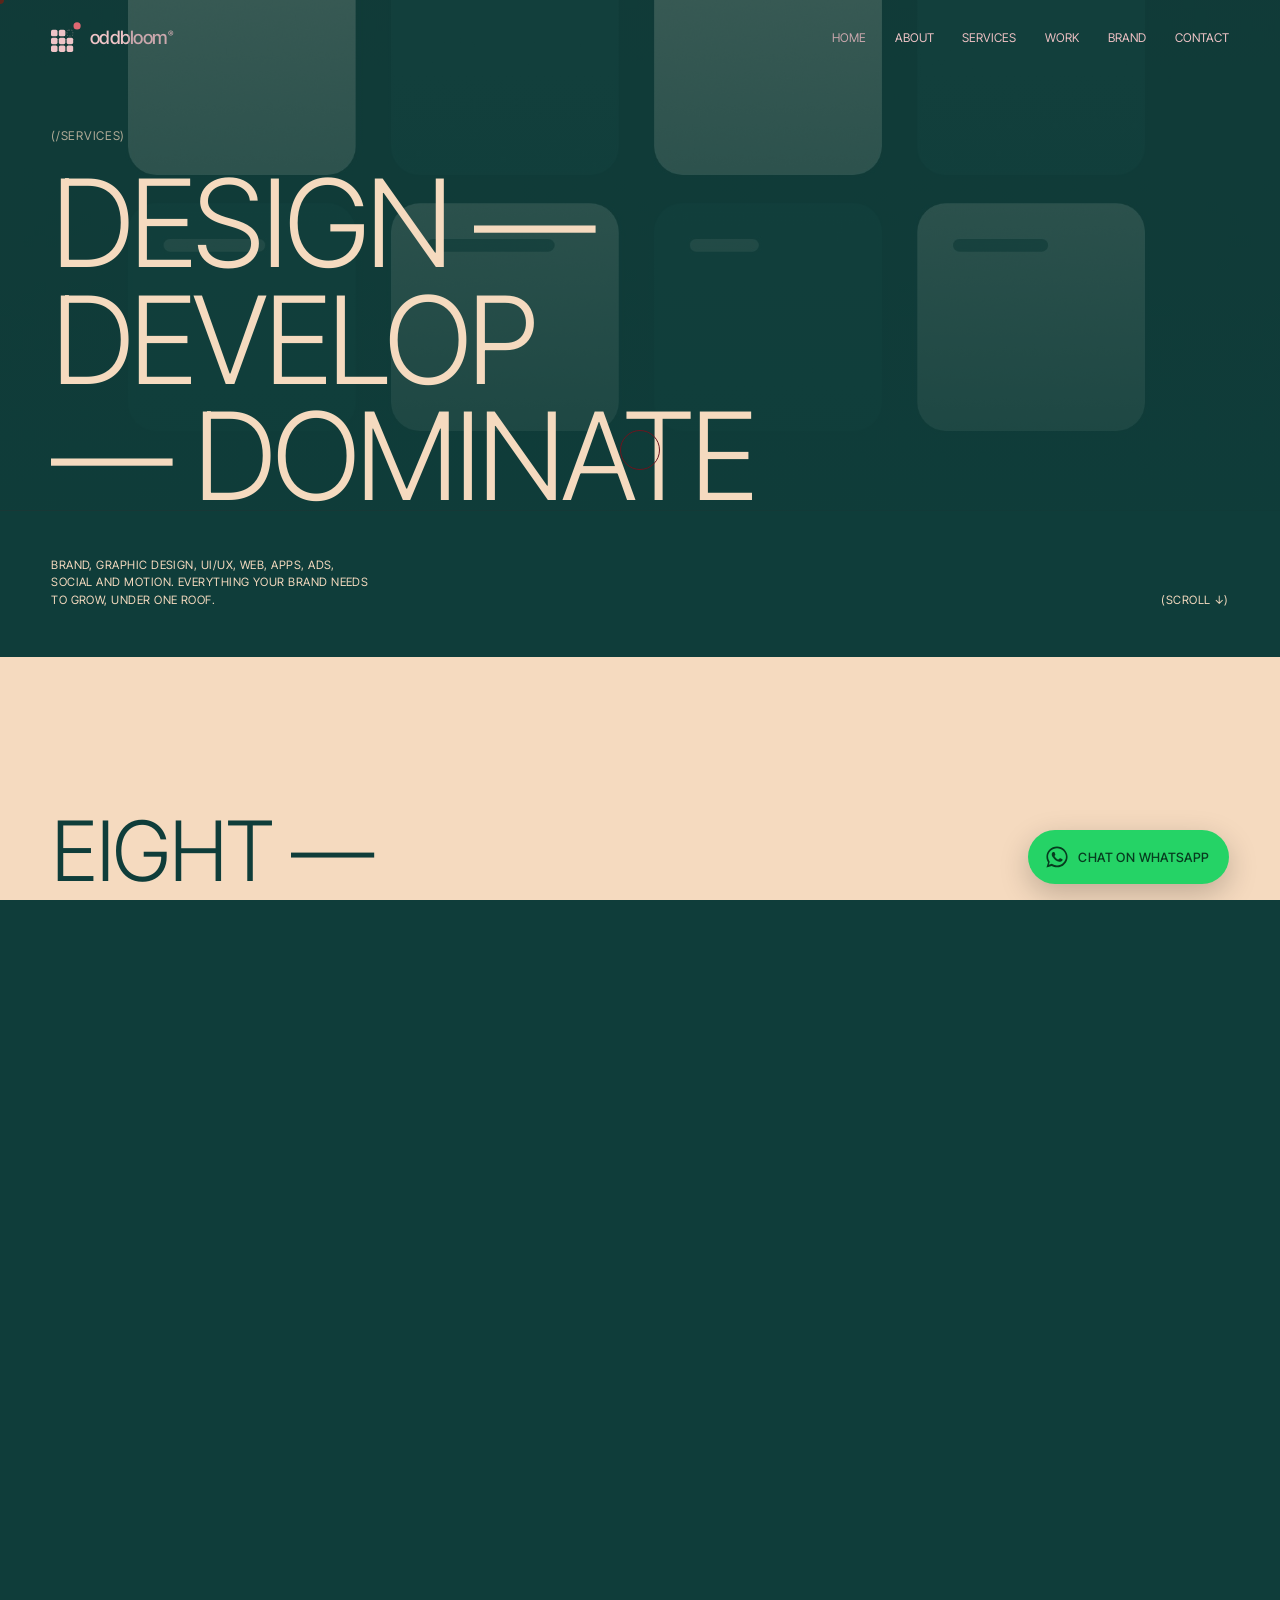
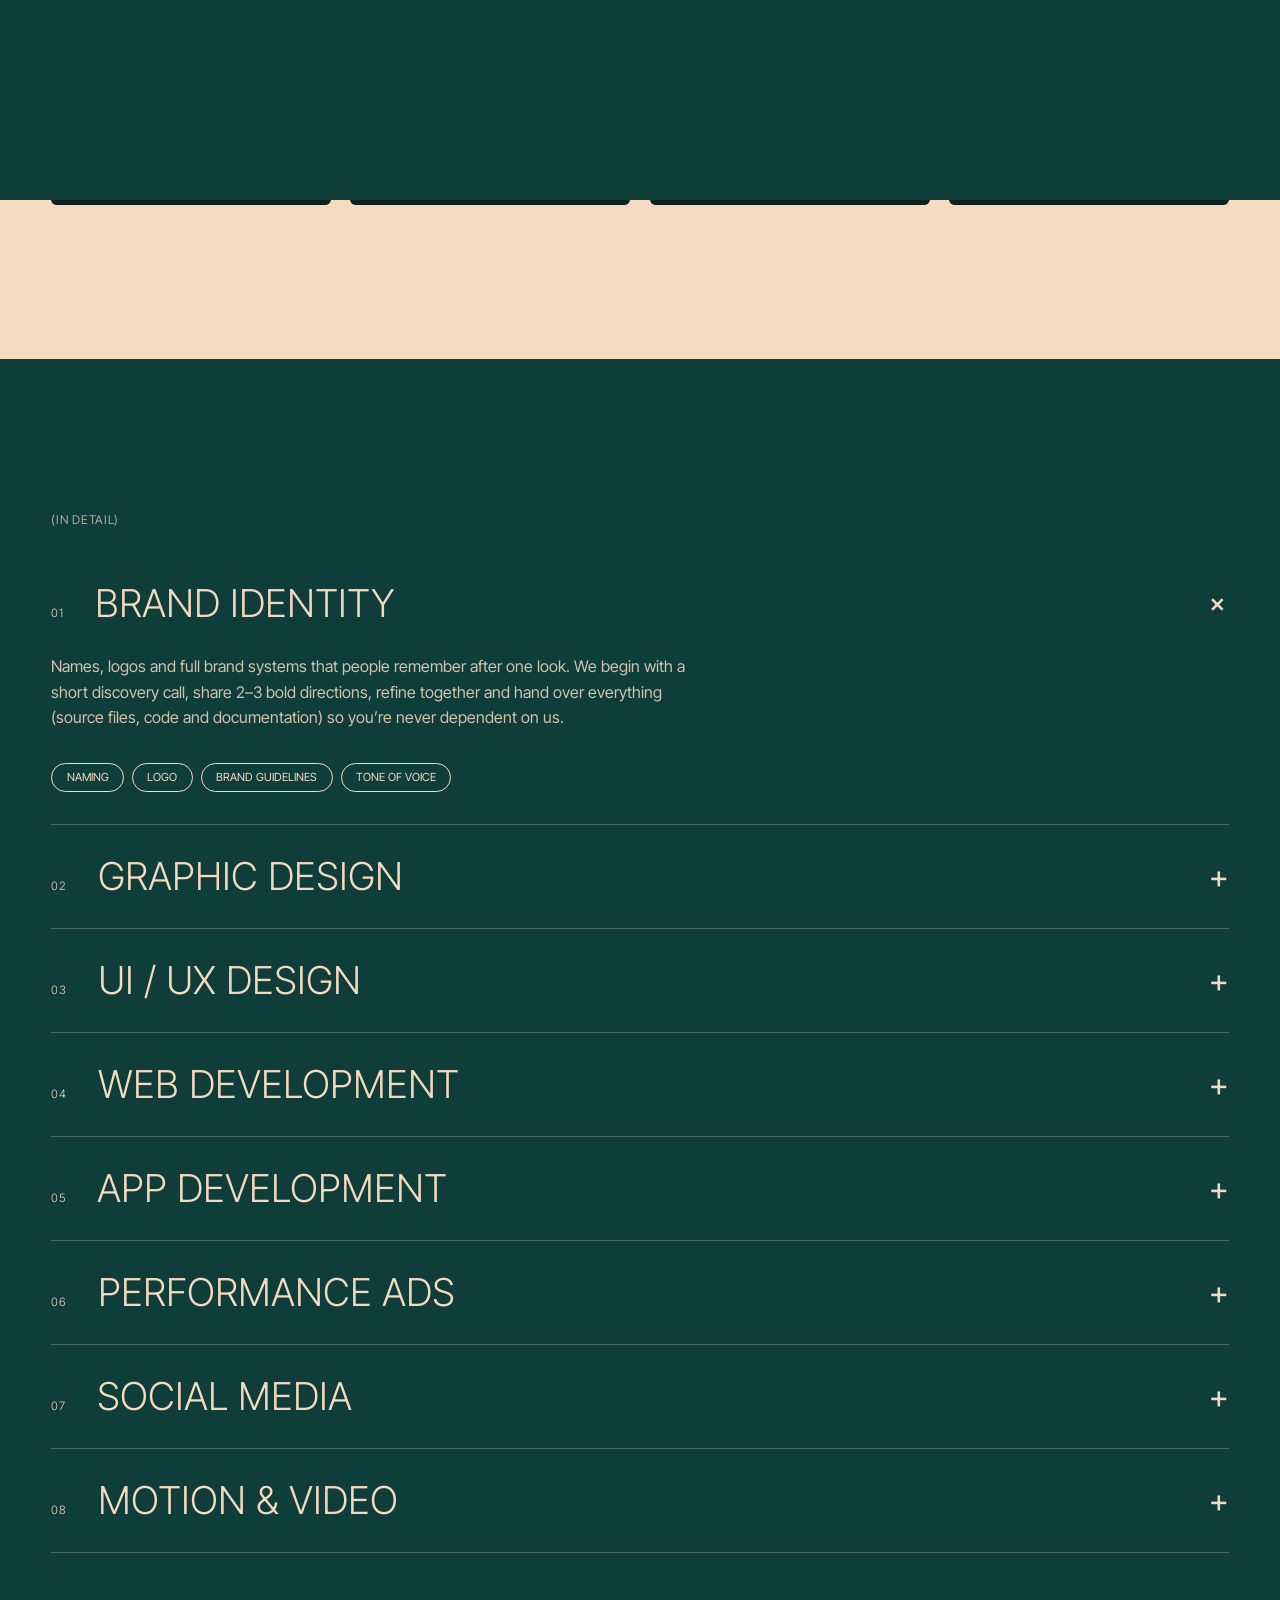
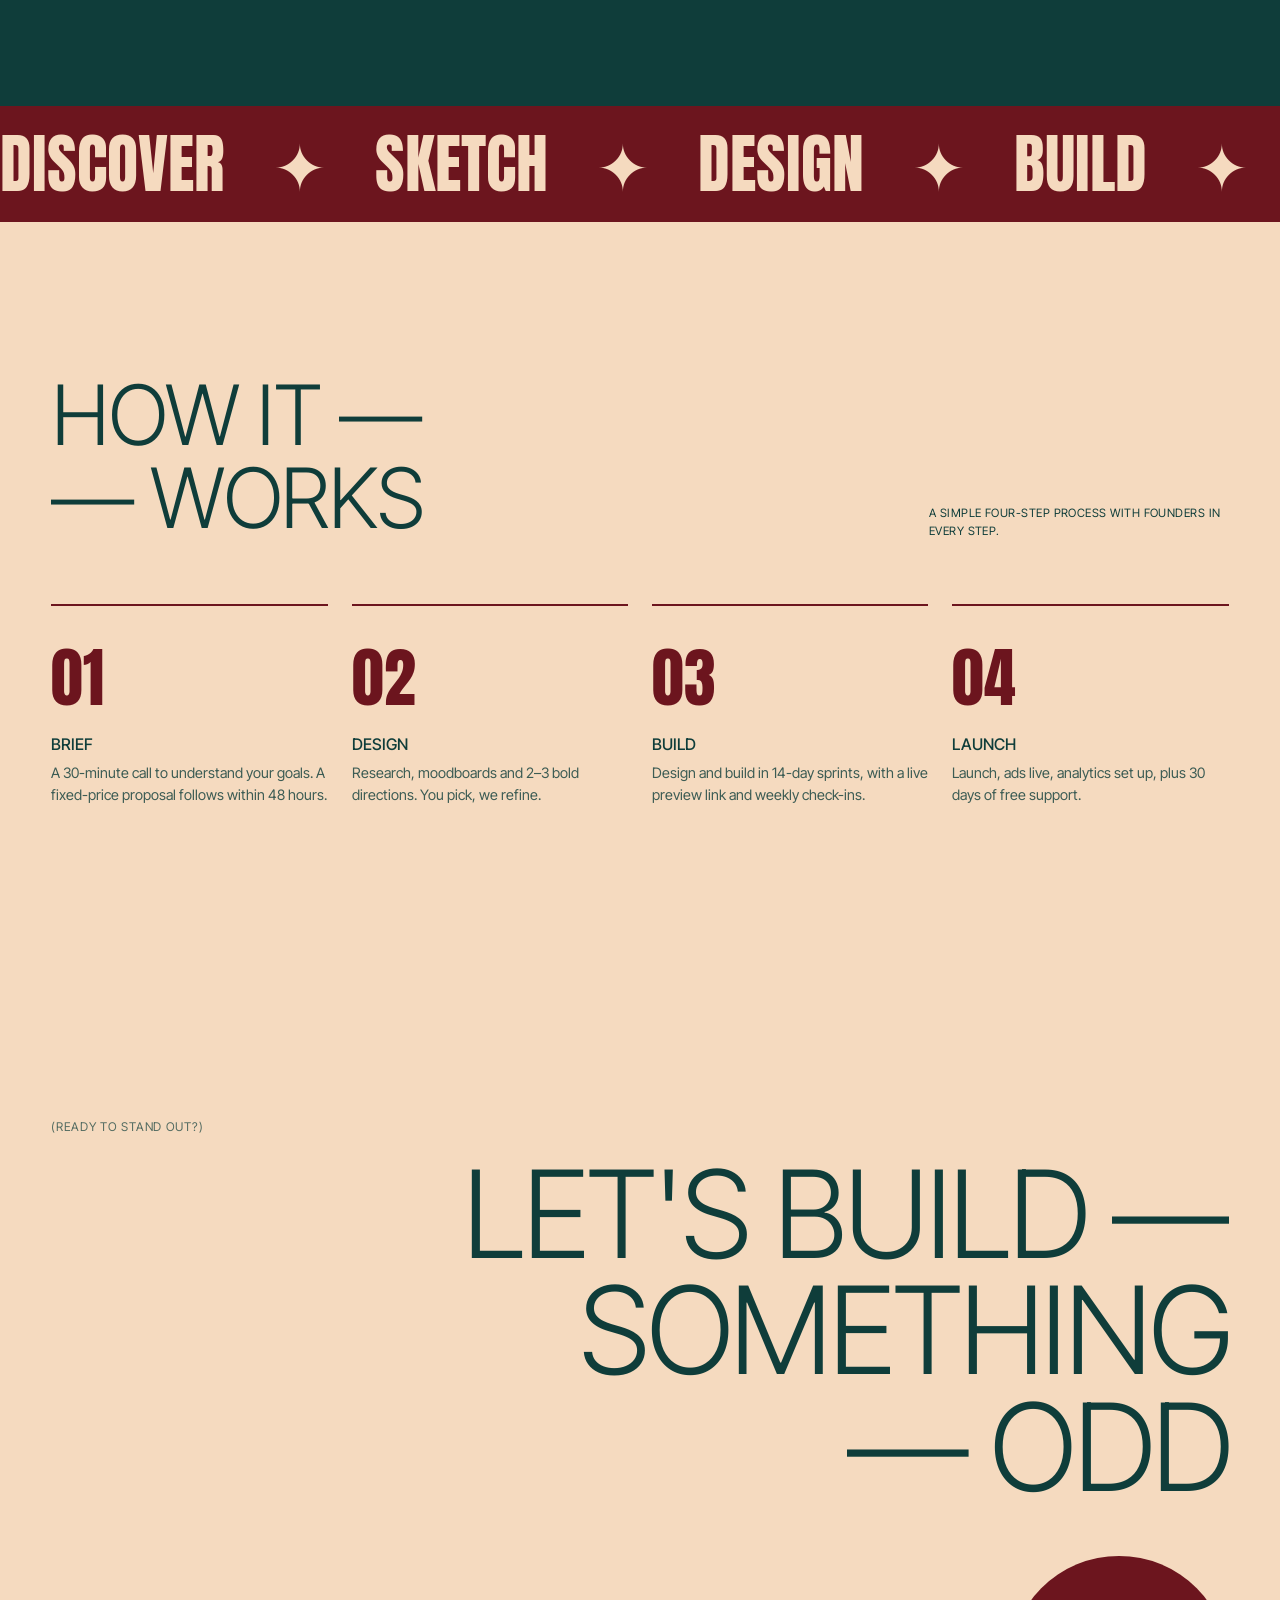
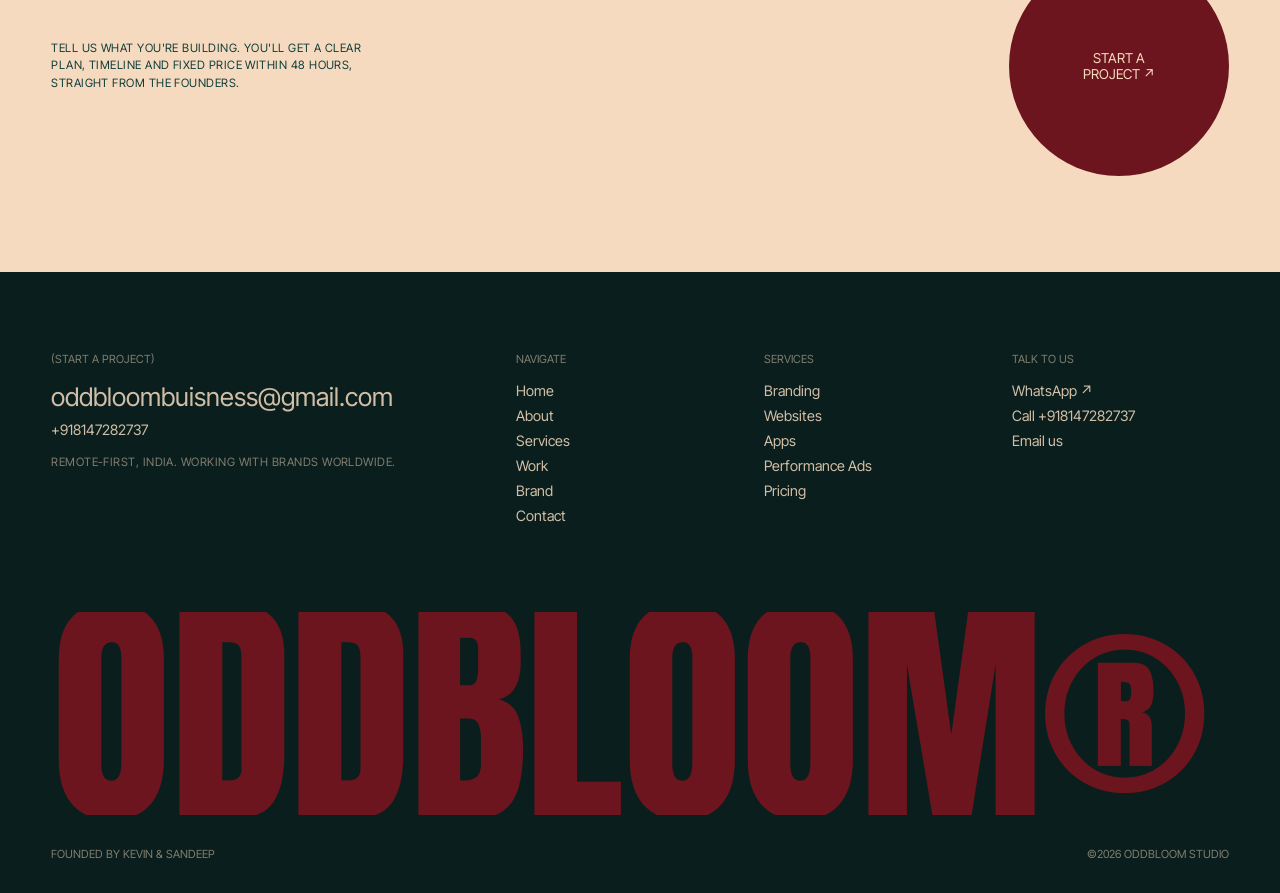
<file: services.html>
<!DOCTYPE html>
<html lang="en">
<head>
<meta charset="UTF-8"><meta name="viewport" content="width=device-width, initial-scale=1.0, viewport-fit=cover">
<title>Services & pricing — oddbloom digital agency</title>
<meta name="description" content="Branding, graphic design, UI/UX, websites, apps, performance ads, social media and motion. Packages from ₹49K with fixed, up-front pricing.">
<meta property="og:title" content="Services & pricing — oddbloom digital agency"><meta property="og:description" content="Branding, graphic design, UI/UX, websites, apps, performance ads, social media and motion. Packages from ₹49K with fixed, up-front pricing."><meta property="og:type" content="website"><meta property="og:image" content="https://oddbloom.netlify.app/assets/mockups/billboard.jpg"><meta name="twitter:card" content="summary_large_image"><meta name="theme-color" content="#0F3D3A">
<link rel="icon" href="data:image/svg+xml,%3Csvg xmlns='http://www.w3.org/2000/svg' viewBox='-6 -6 58 58'%3E%3Crect x='-6' y='-6' width='58' height='58' rx='12' fill='%230F3D3A'/%3E%3Cg fill='%23F5DABF'%3E%3Crect x='0' y='12' width='10' height='10' rx='2.5'/%3E%3Crect x='12' y='12' width='10' height='10' rx='2.5'/%3E%3Crect x='0' y='24' width='10' height='10' rx='2.5'/%3E%3Crect x='12' y='24' width='10' height='10' rx='2.5'/%3E%3Crect x='24' y='24' width='10' height='10' rx='2.5'/%3E%3Crect x='0' y='36' width='10' height='10' rx='2.5'/%3E%3Crect x='12' y='36' width='10' height='10' rx='2.5'/%3E%3Crect x='24' y='36' width='10' height='10' rx='2.5'/%3E%3C/g%3E%3Ccircle cx='40' cy='6' r='5.5' fill='%23E0505E'/%3E%3C/svg%3E">
<link rel="preconnect" href="https://fonts.googleapis.com"><link rel="preconnect" href="https://fonts.gstatic.com" crossorigin>
<link href="https://fonts.googleapis.com/css2?family=Anton&family=Inter+Tight:wght@300;400;500&display=swap" rel="stylesheet">
<link rel="stylesheet" href="css/style.css">
</head>
<body>
<div class="preloader" id="preloader">
  <div class="pl-layer b"></div>
  <div class="pl-layer g">
    <div class="pl-top"><span>(Digital agency — est. 2026)</span><span>Kevin &amp; Sandeep</span></div>
    <div class="pl-logo"><svg class="mark" viewBox="0 0 46 46" aria-hidden="true"><g class="rot"><rect class="px" x="0" y="12" width="10" height="10" rx="2.5"/><rect class="px" x="12" y="12" width="10" height="10" rx="2.5"/><rect class="px" x="0" y="24" width="10" height="10" rx="2.5"/><rect class="px" x="12" y="24" width="10" height="10" rx="2.5"/><rect class="px" x="24" y="24" width="10" height="10" rx="2.5"/><rect class="px" x="0" y="36" width="10" height="10" rx="2.5"/><rect class="px" x="12" y="36" width="10" height="10" rx="2.5"/><rect class="px" x="24" y="36" width="10" height="10" rx="2.5"/></g><rect class="ghost" x="24.5" y="12.5" width="9" height="9" rx="2.5"/><circle class="odd" cx="40" cy="6" r="5.5"/></svg><span>oddbloom</span></div>
    <div><div class="pl-words"><span>Odd ideas.</span><span>Bold design.</span><span>Smart ads.</span><span>Digital growth.</span></div>
    <div class="pl-bottom"><div class="pl-count"><span id="plCount">0</span>%</div><div class="pl-bar"><i id="plBar"></i></div></div></div>
  </div>
</div>
<div class="pt"><i></i><i></i></div>
<div class="cursor"></div><div class="cursor-ring"></div>
<div class="progress"></div>
<header class="header">
  <a href="index.html" class="logo" aria-label="oddbloom home"><svg class="mark" viewBox="0 0 46 46" aria-hidden="true"><g><rect class="px" x="0" y="12" width="10" height="10" rx="2.5"/><rect class="px" x="12" y="12" width="10" height="10" rx="2.5"/><rect class="px" x="0" y="24" width="10" height="10" rx="2.5"/><rect class="px" x="12" y="24" width="10" height="10" rx="2.5"/><rect class="px" x="24" y="24" width="10" height="10" rx="2.5"/><rect class="px" x="0" y="36" width="10" height="10" rx="2.5"/><rect class="px" x="12" y="36" width="10" height="10" rx="2.5"/><rect class="px" x="24" y="36" width="10" height="10" rx="2.5"/></g><rect class="ghost" x="24.5" y="12.5" width="9" height="9" rx="2.5"/><circle class="odd" cx="40" cy="6" r="5.5"/></svg><span>oddbloom<sup>®</sup></span></a>
  <nav class="nav" aria-label="Main"><a href="index.html">Home</a><a href="about.html">About</a><a href="services.html">Services</a><a href="work.html">Work</a><a href="brand.html">Brand</a><a href="contact.html">Contact</a></nav>
  <button class="menu-btn" aria-label="Open menu" aria-expanded="false" aria-controls="site-menu"><span></span><span></span></button>
</header>
<div class="menu" id="site-menu">
  <a href="index.html"><span>Home</span></a><a href="about.html"><span>About</span></a><a href="services.html"><span>Services</span></a><a href="work.html"><span>Work</span></a><a href="brand.html"><span>Brand</span></a><a href="contact.html"><span>Contact</span></a>
  <div class="menu-foot"><a href="https://wa.me/918147282737?text=Hi%20oddbloom%2C%20I%27d%20like%20to%20discuss%20a%20project." target="_blank" rel="noopener">WhatsApp ↗</a><a href="tel:+918147282737">+918147282737</a><a href="mailto:oddbloombuisness@gmail.com">oddbloombuisness@gmail.com</a></div>
</div>
<main>
<section class="hero page-hero dark"><div class="ph" style="opacity:.28" data-speed="0.15"><img src="https://images.pexels.com/photos/4623463/pexels-photo-4623463.jpeg?auto=compress&amp;cs=tinysrgb&amp;w=1400" srcset="https://images.pexels.com/photos/4623463/pexels-photo-4623463.jpeg?auto=compress&amp;cs=tinysrgb&amp;w=800 800w, https://images.pexels.com/photos/4623463/pexels-photo-4623463.jpeg?auto=compress&amp;cs=tinysrgb&amp;w=1400 1400w, https://images.pexels.com/photos/4623463/pexels-photo-4623463.jpeg?auto=compress&amp;cs=tinysrgb&amp;w=2000 2000w" sizes="100vw" data-fallback="assets/img/hero-services.jpg" decoding="async" alt=""></div>
  <span class="label" style="position:relative;z-index:2">(/services)</span>
  <h1 class="big"><span class="line"><span>DESIGN —</span></span><span class="line"><span>DEVELOP</span></span><span class="line"><span>— DOMINATE</span></span></h1>
  <div class="hero-meta"><p class="small">Brand, graphic design, UI/UX, web, apps, ads, social and motion. Everything your brand needs to grow, under one roof.</p><span class="small">(Scroll ↓)</span></div>
</section>
<section class="sec">
  <div class="container">
    <div class="sec-head"><h2 class="h2"><span class="line"><span>EIGHT —</span></span><span class="line"><span>CAPABILITIES</span></span></h2><p class="small">Hover a card for a summary, or tap for full details below.</p></div>
    <div class="s-cards"><a href="#s0" class="s-card reveal d0"><div class="ph"><img src="https://images.pexels.com/photos/7598007/pexels-photo-7598007.jpeg?auto=compress&amp;cs=tinysrgb&amp;w=800" srcset="https://images.pexels.com/photos/7598007/pexels-photo-7598007.jpeg?auto=compress&amp;cs=tinysrgb&amp;w=480 480w, https://images.pexels.com/photos/7598007/pexels-photo-7598007.jpeg?auto=compress&amp;cs=tinysrgb&amp;w=800 800w, https://images.pexels.com/photos/7598007/pexels-photo-7598007.jpeg?auto=compress&amp;cs=tinysrgb&amp;w=1100 1100w" sizes="(max-width:600px) 92vw, (max-width:1000px) 46vw, 24vw" data-fallback="assets/img/svc-brand.jpg" decoding="async" alt="Brand strategy board with colour palettes and moodboard" loading="lazy"></div><b>01</b><h3>Brand Identity</h3><p>Names, logos and full brand systems that people remember after one look.</p></a><a href="#s1" class="s-card reveal d1"><div class="ph"><img src="https://images.pexels.com/photos/20456575/pexels-photo-20456575.jpeg?auto=compress&amp;cs=tinysrgb&amp;w=800" srcset="https://images.pexels.com/photos/20456575/pexels-photo-20456575.jpeg?auto=compress&amp;cs=tinysrgb&amp;w=480 480w, https://images.pexels.com/photos/20456575/pexels-photo-20456575.jpeg?auto=compress&amp;cs=tinysrgb&amp;w=800 800w, https://images.pexels.com/photos/20456575/pexels-photo-20456575.jpeg?auto=compress&amp;cs=tinysrgb&amp;w=1100 1100w" sizes="(max-width:600px) 92vw, (max-width:1000px) 46vw, 24vw" data-fallback="assets/img/svc-graphic.jpg" decoding="async" alt="Designer drawing on a graphics tablet" loading="lazy"></div><b>02</b><h3>Graphic Design</h3><p>Packaging, print, social posts and editorial layouts that stop people mid-scroll.</p></a><a href="#s2" class="s-card reveal d2"><div class="ph"><img src="https://images.pexels.com/photos/196644/pexels-photo-196644.jpeg?auto=compress&amp;cs=tinysrgb&amp;w=800" srcset="https://images.pexels.com/photos/196644/pexels-photo-196644.jpeg?auto=compress&amp;cs=tinysrgb&amp;w=480 480w, https://images.pexels.com/photos/196644/pexels-photo-196644.jpeg?auto=compress&amp;cs=tinysrgb&amp;w=800 800w, https://images.pexels.com/photos/196644/pexels-photo-196644.jpeg?auto=compress&amp;cs=tinysrgb&amp;w=1100 1100w" sizes="(max-width:600px) 92vw, (max-width:1000px) 46vw, 24vw" data-fallback="assets/img/svc-ui.jpg" decoding="async" alt="Wireframe sketches in a notebook next to a smartphone" loading="lazy"></div><b>03</b><h3>UI / UX Design</h3><p>Interfaces that feel obvious, look editorial and get people to click.</p></a><a href="#s3" class="s-card reveal d3"><div class="ph"><img src="https://images.pexels.com/photos/574069/pexels-photo-574069.jpeg?auto=compress&amp;cs=tinysrgb&amp;w=800" srcset="https://images.pexels.com/photos/574069/pexels-photo-574069.jpeg?auto=compress&amp;cs=tinysrgb&amp;w=480 480w, https://images.pexels.com/photos/574069/pexels-photo-574069.jpeg?auto=compress&amp;cs=tinysrgb&amp;w=800 800w, https://images.pexels.com/photos/574069/pexels-photo-574069.jpeg?auto=compress&amp;cs=tinysrgb&amp;w=1100 1100w" sizes="(max-width:600px) 92vw, (max-width:1000px) 46vw, 24vw" data-fallback="assets/img/svc-web.jpg" decoding="async" alt="Code on a laptop screen" loading="lazy"></div><b>04</b><h3>Web Development</h3><p>Fast, responsive websites built to rank, convert and scale.</p></a><a href="#s4" class="s-card reveal d0"><div class="ph"><img src="https://images.pexels.com/photos/32141317/pexels-photo-32141317.jpeg?auto=compress&amp;cs=tinysrgb&amp;w=800" srcset="https://images.pexels.com/photos/32141317/pexels-photo-32141317.jpeg?auto=compress&amp;cs=tinysrgb&amp;w=480 480w, https://images.pexels.com/photos/32141317/pexels-photo-32141317.jpeg?auto=compress&amp;cs=tinysrgb&amp;w=800 800w, https://images.pexels.com/photos/32141317/pexels-photo-32141317.jpeg?auto=compress&amp;cs=tinysrgb&amp;w=1100 1100w" sizes="(max-width:600px) 92vw, (max-width:1000px) 46vw, 24vw" data-fallback="assets/img/svc-app.jpg" decoding="async" alt="Hand holding a smartphone with a mobile app open" loading="lazy"></div><b>05</b><h3>App Development</h3><p>iOS and Android apps, from MVP to launch, built cross-platform.</p></a><a href="#s5" class="s-card reveal d1"><div class="ph"><img src="https://images.pexels.com/photos/12969403/pexels-photo-12969403.jpeg?auto=compress&amp;cs=tinysrgb&amp;w=800" srcset="https://images.pexels.com/photos/12969403/pexels-photo-12969403.jpeg?auto=compress&amp;cs=tinysrgb&amp;w=480 480w, https://images.pexels.com/photos/12969403/pexels-photo-12969403.jpeg?auto=compress&amp;cs=tinysrgb&amp;w=800 800w, https://images.pexels.com/photos/12969403/pexels-photo-12969403.jpeg?auto=compress&amp;cs=tinysrgb&amp;w=1100 1100w" sizes="(max-width:600px) 92vw, (max-width:1000px) 46vw, 24vw" data-fallback="assets/img/svc-ads.jpg" decoding="async" alt="Laptop showing an analytics dashboard" loading="lazy"></div><b>06</b><h3>Performance Ads</h3><p>Meta, Google and LinkedIn campaigns where every rupee is tracked.</p></a><a href="#s6" class="s-card reveal d2"><div class="ph"><img src="https://images.pexels.com/photos/8303436/pexels-photo-8303436.jpeg?auto=compress&amp;cs=tinysrgb&amp;w=800" srcset="https://images.pexels.com/photos/8303436/pexels-photo-8303436.jpeg?auto=compress&amp;cs=tinysrgb&amp;w=480 480w, https://images.pexels.com/photos/8303436/pexels-photo-8303436.jpeg?auto=compress&amp;cs=tinysrgb&amp;w=800 800w, https://images.pexels.com/photos/8303436/pexels-photo-8303436.jpeg?auto=compress&amp;cs=tinysrgb&amp;w=1100 1100w" sizes="(max-width:600px) 92vw, (max-width:1000px) 46vw, 24vw" data-fallback="assets/img/svc-social.jpg" decoding="async" alt="Creator filming a video with a smartphone and ring light" loading="lazy"></div><b>07</b><h3>Social Media</h3><p>Content calendars, reels and community management with a real point of view.</p></a><a href="#s7" class="s-card reveal d3"><div class="ph"><img src="https://images.pexels.com/photos/1767783/pexels-photo-1767783.jpeg?auto=compress&amp;cs=tinysrgb&amp;w=800" srcset="https://images.pexels.com/photos/1767783/pexels-photo-1767783.jpeg?auto=compress&amp;cs=tinysrgb&amp;w=480 480w, https://images.pexels.com/photos/1767783/pexels-photo-1767783.jpeg?auto=compress&amp;cs=tinysrgb&amp;w=800 800w, https://images.pexels.com/photos/1767783/pexels-photo-1767783.jpeg?auto=compress&amp;cs=tinysrgb&amp;w=1100 1100w" sizes="(max-width:600px) 92vw, (max-width:1000px) 46vw, 24vw" data-fallback="assets/img/svc-motion.jpg" decoding="async" alt="Video editing timeline on a computer screen" loading="lazy"></div><b>08</b><h3>Motion & Video</h3><p>Logo animations, product films and 3D that make brands feel alive.</p></a></div>
  </div>
</section>
<section class="sec dark"><div class="container"><span class="label">(In detail)</span><div class="acc-item open" id="s0"><button class="acc-head"><h3><span class="small" style="margin-right:2rem">01</span>Brand Identity</h3><i>+</i></button><div class="acc-body"><div><p>Names, logos and full brand systems that people remember after one look. We begin with a short discovery call, share 2–3 bold directions, refine together and hand over everything (source files, code and documentation) so you’re never dependent on us.</p><div class="tags"><span>Naming</span><span>Logo</span><span>Brand guidelines</span><span>Tone of voice</span></div></div></div></div><div class="acc-item" id="s1"><button class="acc-head"><h3><span class="small" style="margin-right:2rem">02</span>Graphic Design</h3><i>+</i></button><div class="acc-body"><div><p>Packaging, print, social posts and editorial layouts that stop people mid-scroll. We begin with a short discovery call, share 2–3 bold directions, refine together and hand over everything (source files, code and documentation) so you’re never dependent on us.</p><div class="tags"><span>Packaging</span><span>Print</span><span>Social creatives</span><span>Brochures</span></div></div></div></div><div class="acc-item" id="s2"><button class="acc-head"><h3><span class="small" style="margin-right:2rem">03</span>UI / UX Design</h3><i>+</i></button><div class="acc-body"><div><p>Interfaces that feel obvious, look editorial and get people to click. We begin with a short discovery call, share 2–3 bold directions, refine together and hand over everything (source files, code and documentation) so you’re never dependent on us.</p><div class="tags"><span>Web design</span><span>App design</span><span>Prototypes</span><span>Design systems</span></div></div></div></div><div class="acc-item" id="s3"><button class="acc-head"><h3><span class="small" style="margin-right:2rem">04</span>Web Development</h3><i>+</i></button><div class="acc-body"><div><p>Fast, responsive websites built to rank, convert and scale. We begin with a short discovery call, share 2–3 bold directions, refine together and hand over everything (source files, code and documentation) so you’re never dependent on us.</p><div class="tags"><span>Custom code</span><span>Next.js</span><span>Shopify</span><span>WordPress / Webflow</span></div></div></div></div><div class="acc-item" id="s4"><button class="acc-head"><h3><span class="small" style="margin-right:2rem">05</span>App Development</h3><i>+</i></button><div class="acc-body"><div><p>iOS and Android apps, from MVP to launch, built cross-platform. We begin with a short discovery call, share 2–3 bold directions, refine together and hand over everything (source files, code and documentation) so you’re never dependent on us.</p><div class="tags"><span>React Native</span><span>Flutter</span><span>MVPs</span><span>App store launch</span></div></div></div></div><div class="acc-item" id="s5"><button class="acc-head"><h3><span class="small" style="margin-right:2rem">06</span>Performance Ads</h3><i>+</i></button><div class="acc-body"><div><p>Meta, Google and LinkedIn campaigns where every rupee is tracked. We begin with a short discovery call, share 2–3 bold directions, refine together and hand over everything (source files, code and documentation) so you’re never dependent on us.</p><div class="tags"><span>Meta ads</span><span>Google ads</span><span>Funnels</span><span>A/B testing</span></div></div></div></div><div class="acc-item" id="s6"><button class="acc-head"><h3><span class="small" style="margin-right:2rem">07</span>Social Media</h3><i>+</i></button><div class="acc-body"><div><p>Content calendars, reels and community management with a real point of view. We begin with a short discovery call, share 2–3 bold directions, refine together and hand over everything (source files, code and documentation) so you’re never dependent on us.</p><div class="tags"><span>Strategy</span><span>Reels</span><span>Content calendar</span><span>Community</span></div></div></div></div><div class="acc-item" id="s7"><button class="acc-head"><h3><span class="small" style="margin-right:2rem">08</span>Motion & Video</h3><i>+</i></button><div class="acc-body"><div><p>Logo animations, product films and 3D that make brands feel alive. We begin with a short discovery call, share 2–3 bold directions, refine together and hand over everything (source files, code and documentation) so you’re never dependent on us.</p><div class="tags"><span>Motion graphics</span><span>3D</span><span>Reels editing</span><span>Lottie</span></div></div></div></div></div></section>
<div class="marquee bordo"><div class="marquee-track"><span>Discover<em>✦</em></span><span>Sketch<em>✦</em></span><span>Design<em>✦</em></span><span>Build<em>✦</em></span><span>Launch<em>✦</em></span><span>Grow<em>✦</em></span><span>Discover<em>✦</em></span><span>Sketch<em>✦</em></span><span>Design<em>✦</em></span><span>Build<em>✦</em></span><span>Launch<em>✦</em></span><span>Grow<em>✦</em></span></div></div>
<section class="sec">
  <div class="container">
    <div class="sec-head"><h2 class="h2"><span class="line"><span>HOW IT —</span></span><span class="line"><span>— WORKS</span></span></h2><p class="small">A simple four-step process with founders in every step.</p></div>
    <div class="process">
      <div class="step reveal"><b>01</b><h4>Brief</h4><p>A 30-minute call to understand your goals. A fixed-price proposal follows within 48 hours.</p></div>
      <div class="step reveal d1"><b>02</b><h4>Design</h4><p>Research, moodboards and 2–3 bold directions. You pick, we refine.</p></div>
      <div class="step reveal d2"><b>03</b><h4>Build</h4><p>Design and build in 14-day sprints, with a live preview link and weekly check-ins.</p></div>
      <div class="step reveal d3"><b>04</b><h4>Launch</h4><p>Launch, ads live, analytics set up, plus 30 days of free support.</p></div>
    </div>
  </div>
</section>
<!-- <section class="sec dark" id="pricing">
  <div class="container">
    <div class="sec-head"><h2 class="h2"><span class="line"><span>PACKAGES</span></span></h2><p class="small">Starting points. Every project gets a custom fixed quote. Founding clients get a reduced rate.</p></div>
    <div class="pricing">
      <div class="plan reveal"><h4>Starter</h4><div class="price">₹49K</div><p class="small">For new brands &amp; startups</p><ul><li>— Logo &amp; brand kit</li><li>— 10 social media creatives</li><li>— One-page website</li><li>— 2 revision rounds</li></ul><a href="contact.html" class="btn"><span>Start here</span></a></div>
      <div class="plan feat reveal d1"><h4>Growth ✦</h4><div class="price">₹1.5L</div><p class="small">Most popular</p><ul><li>— Full brand identity</li><li>— 6–8 page custom website</li><li>— Motion &amp; interactions</li><li>— 1 month of ads management</li></ul><a href="contact.html" class="btn"><span>Choose Growth</span></a></div>
      <div class="plan reveal d2"><h4>Scale</h4><div class="price">Custom</div><p class="small">Apps, platforms &amp; retainers</p><ul><li>— Web or mobile app</li><li>— Ongoing ads &amp; social</li><li>— Dedicated founder time</li><li>— Monthly growth reports</li></ul><a href="contact.html" class="btn"><span>Let's talk</span></a></div>
    </div>
  </div>
</section> -->
<section class="cta">
  <div class="container">
    <span class="label">(Ready to stand out?)</span>
    <h2 class="big right"><span class="line"><span>LET'S BUILD —</span></span><span class="line"><span>SOMETHING</span></span><span class="line"><span>— ODD</span></span></h2>
    <div class="cta-row"><p class="small" style="max-width:340px">Tell us what you're building. You'll get a clear plan, timeline and fixed price within 48 hours, straight from the founders.</p>
    <a href="contact.html" class="cta-circle" data-magnetic>Start a<br>project ↗</a></div>
  </div>
</section>
</main>
<footer class="footer">
  <div class="container">
    <div class="f-grid">
      <div><h4>(Start a project)</h4><a href="mailto:oddbloombuisness@gmail.com" class="f-email">oddbloombuisness@gmail.com</a><a href="tel:+918147282737">+918147282737</a><p class="small" style="opacity:.5;margin-top:1rem">Remote-first, India. Working with brands worldwide.</p></div>
      <div><h4>Navigate</h4><a href="index.html">Home</a><a href="about.html">About</a><a href="services.html">Services</a><a href="work.html">Work</a><a href="brand.html">Brand</a><a href="contact.html">Contact</a></div>
      <div><h4>Services</h4><a href="services.html#s0">Branding</a><a href="services.html#s3">Websites</a><a href="services.html#s4">Apps</a><a href="services.html#s5">Performance Ads</a><a href="services.html#pricing">Pricing</a></div>
      <div><h4>Talk to us</h4><a href="https://wa.me/918147282737?text=Hi%20oddbloom%2C%20I%27d%20like%20to%20discuss%20a%20project." target="_blank" rel="noopener">WhatsApp ↗</a><a href="tel:+918147282737">Call +918147282737</a><a href="mailto:oddbloombuisness@gmail.com">Email us</a></div>
    </div>
    <div class="f-logo">ODDBLOOM®</div>
    <div class="f-bottom"><span>Founded by Kevin &amp; Sandeep</span><span>©<span class="year"></span> oddbloom studio</span></div>
  </div>
</footer>
<a class="wa-float" href="https://wa.me/918147282737?text=Hi%20oddbloom%2C%20I%27d%20like%20to%20discuss%20a%20project." target="_blank" rel="noopener" aria-label="Chat with us on WhatsApp"><svg viewBox="0 0 32 32" aria-hidden="true"><path fill="currentColor" d="M16 3C8.8 3 3 8.7 3 15.8c0 2.5.7 4.9 2 7L3 29l6.4-2c2 1.1 4.3 1.7 6.6 1.7 7.2 0 13-5.7 13-12.8S23.2 3 16 3zm0 23.4c-2.1 0-4.1-.6-5.9-1.7l-.4-.3-3.8 1.2 1.2-3.7-.3-.4a10.4 10.4 0 0 1-1.8-5.8C5 10 10 5.3 16 5.3S27 10 27 15.8s-5 10.6-11 10.6zm6-7.9c-.3-.2-1.9-1-2.2-1-.3-.1-.5-.2-.7.2-.2.3-.8 1-1 1.2-.2.2-.4.2-.7.1-.3-.2-1.4-.5-2.6-1.6-1-.9-1.6-1.9-1.8-2.2-.2-.3 0-.5.1-.7l.5-.6c.2-.2.2-.3.3-.6.1-.2 0-.4 0-.6l-1-2.4c-.3-.6-.5-.5-.7-.5h-.6c-.2 0-.6.1-.9.4-.3.3-1.2 1.1-1.2 2.7s1.2 3.1 1.4 3.3c.2.2 2.3 3.5 5.6 4.9 2.8 1.1 3.3.9 3.9.8.6-.1 1.9-.8 2.2-1.5.3-.7.3-1.4.2-1.5-.1-.2-.3-.2-.6-.4z"/></svg><span>Chat on WhatsApp</span></a>
<script src="js/main.js"></script>
</body>
</html>
</file>
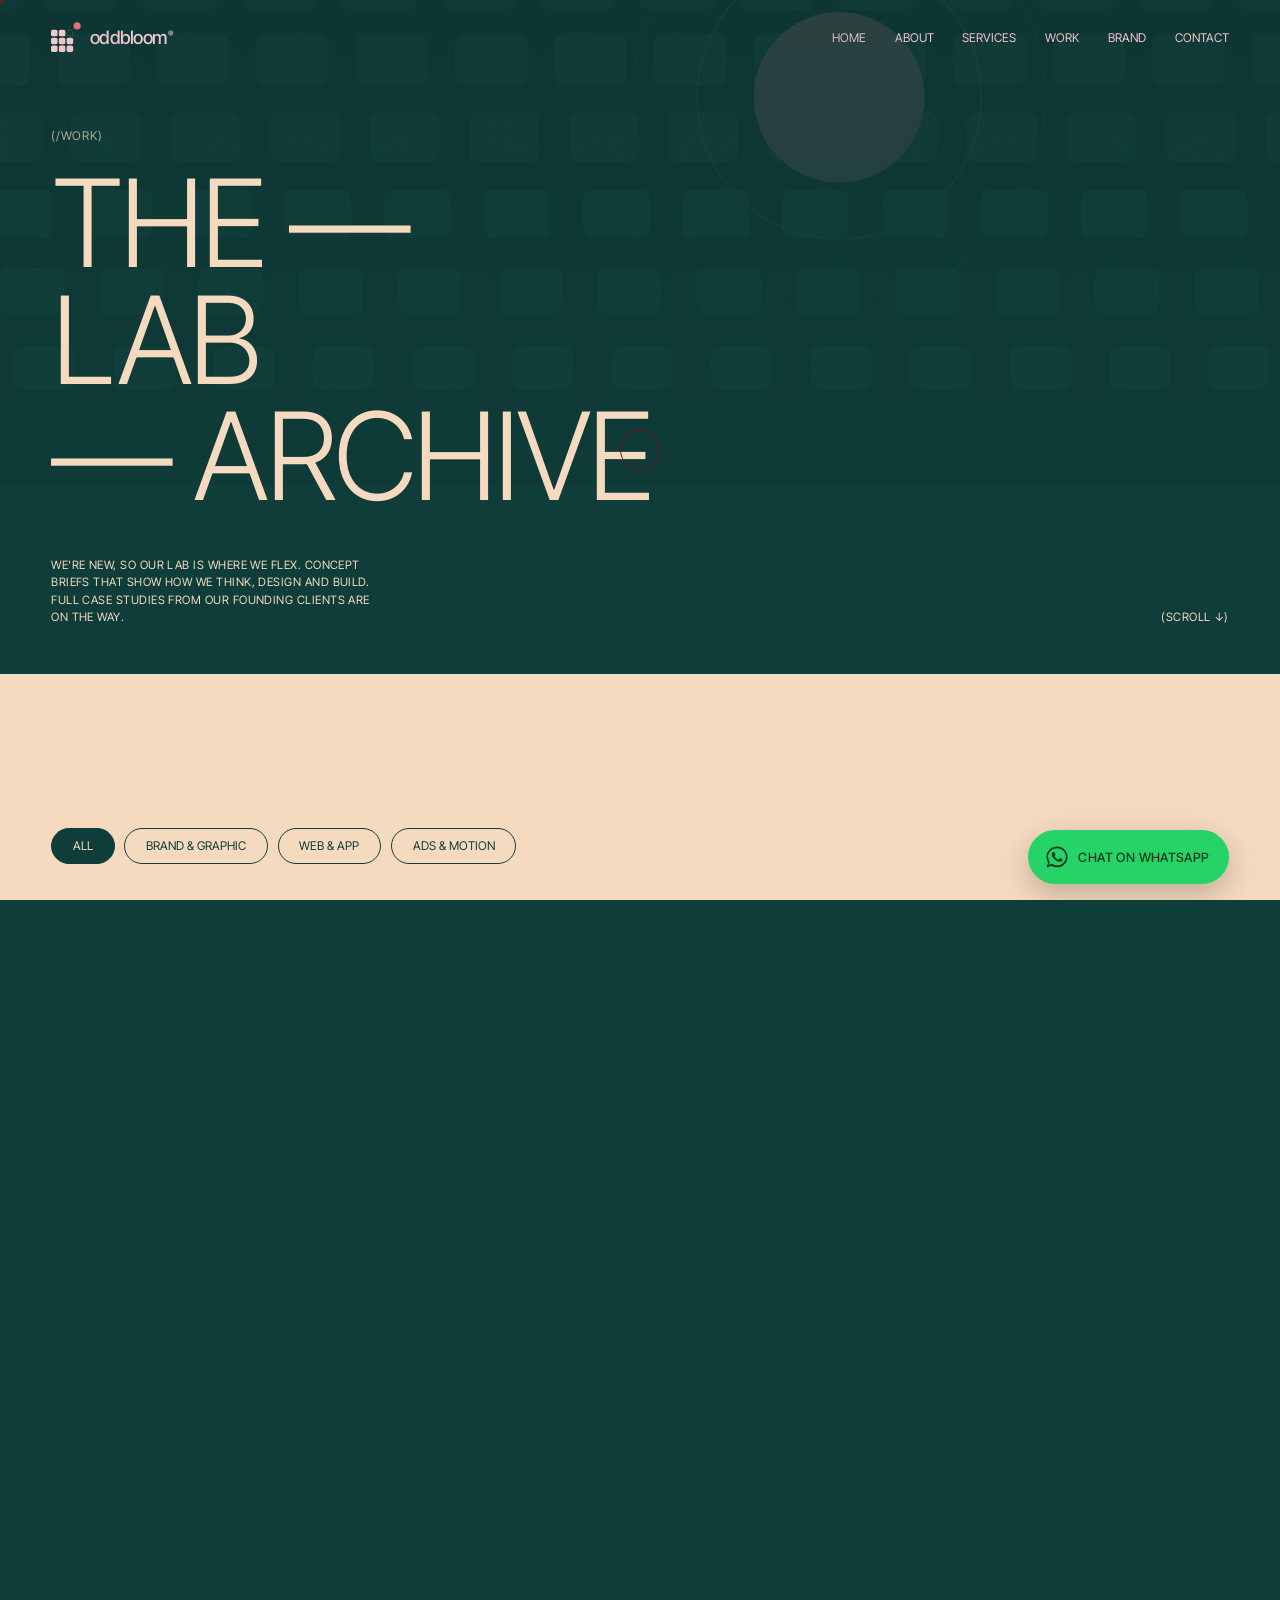
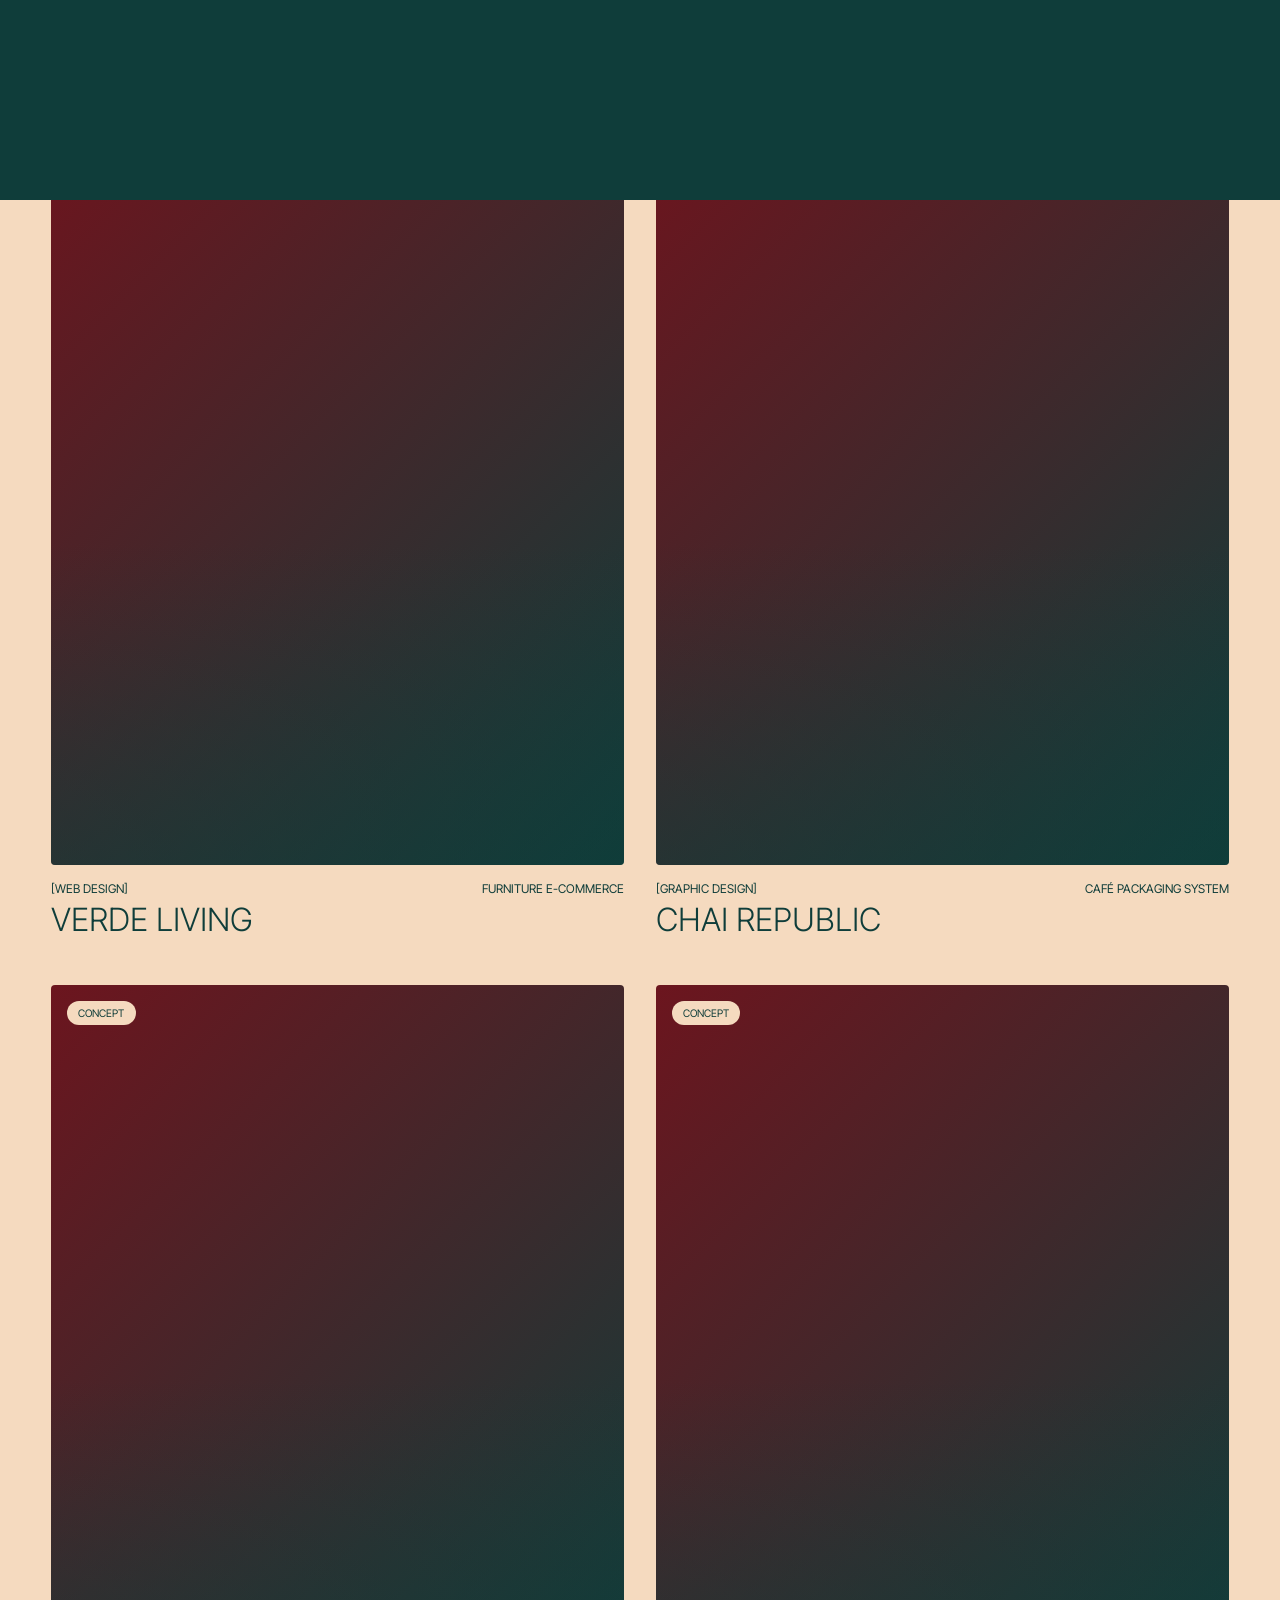
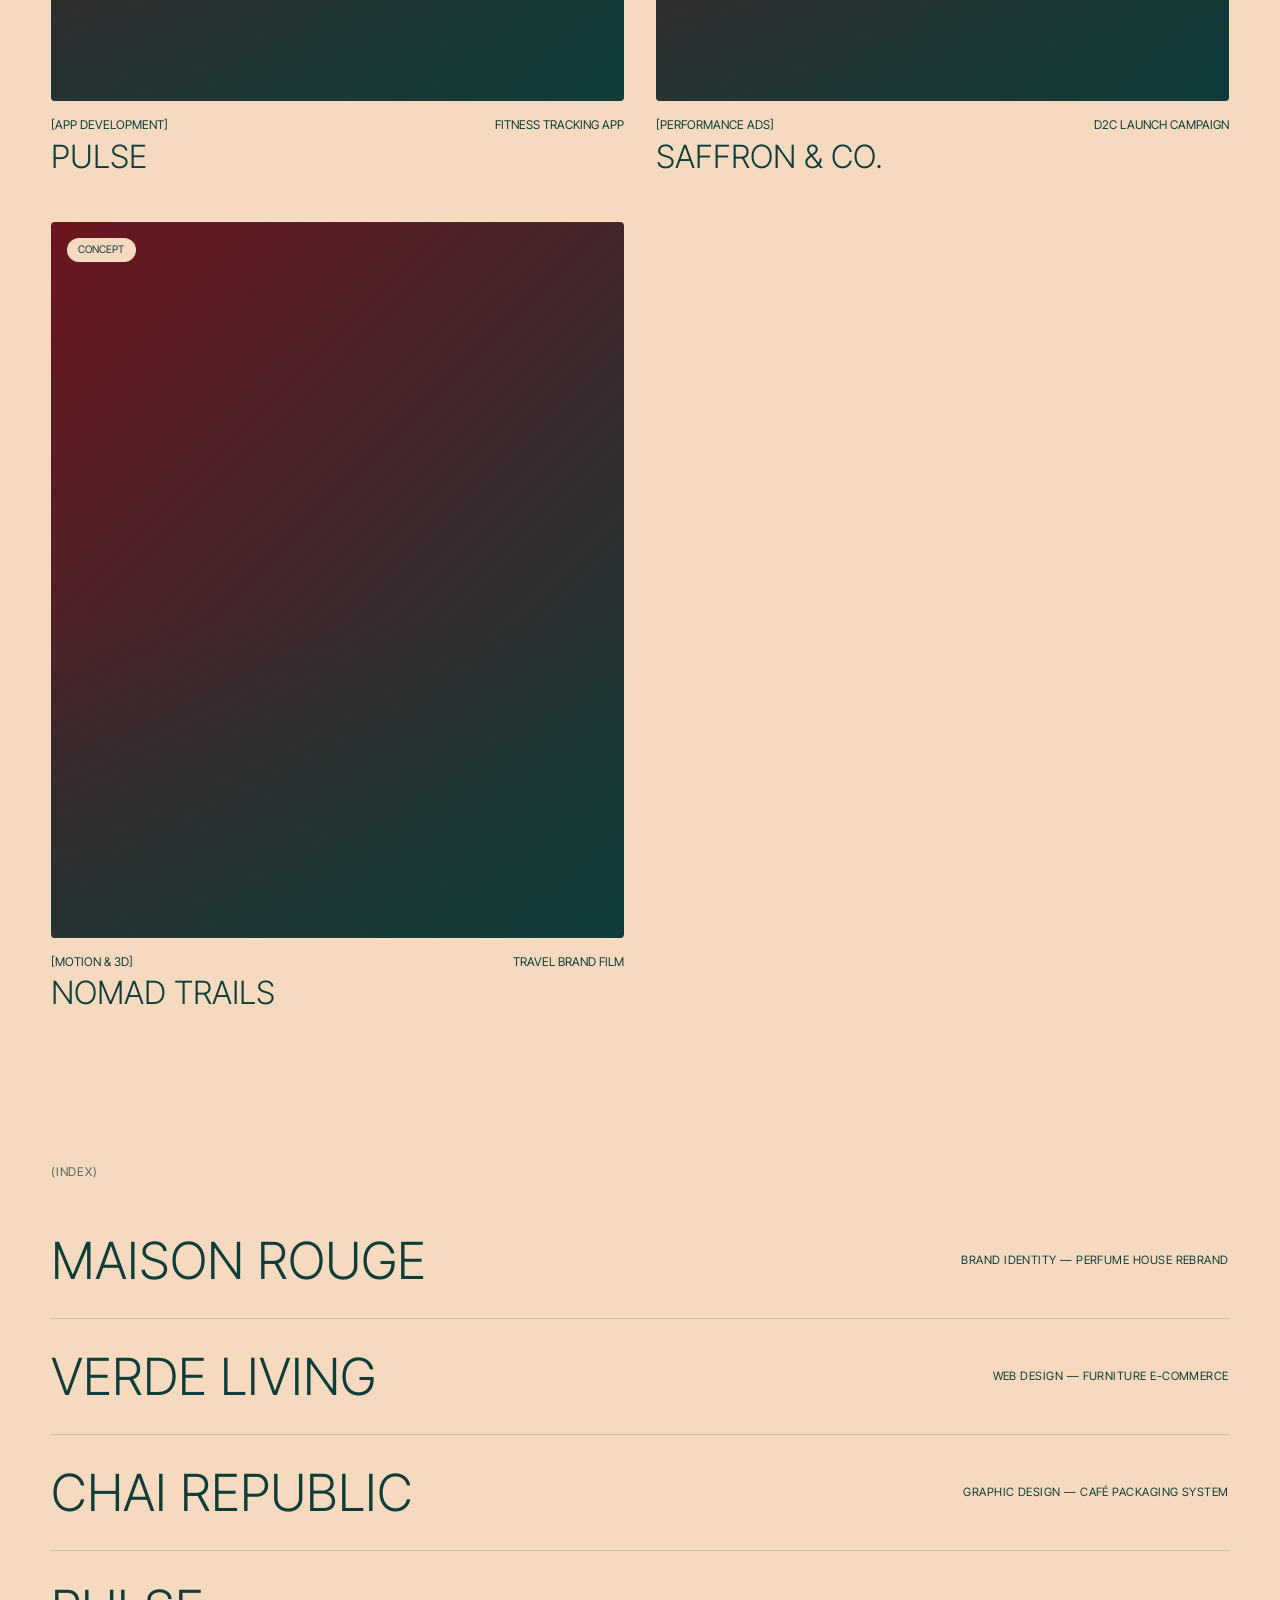
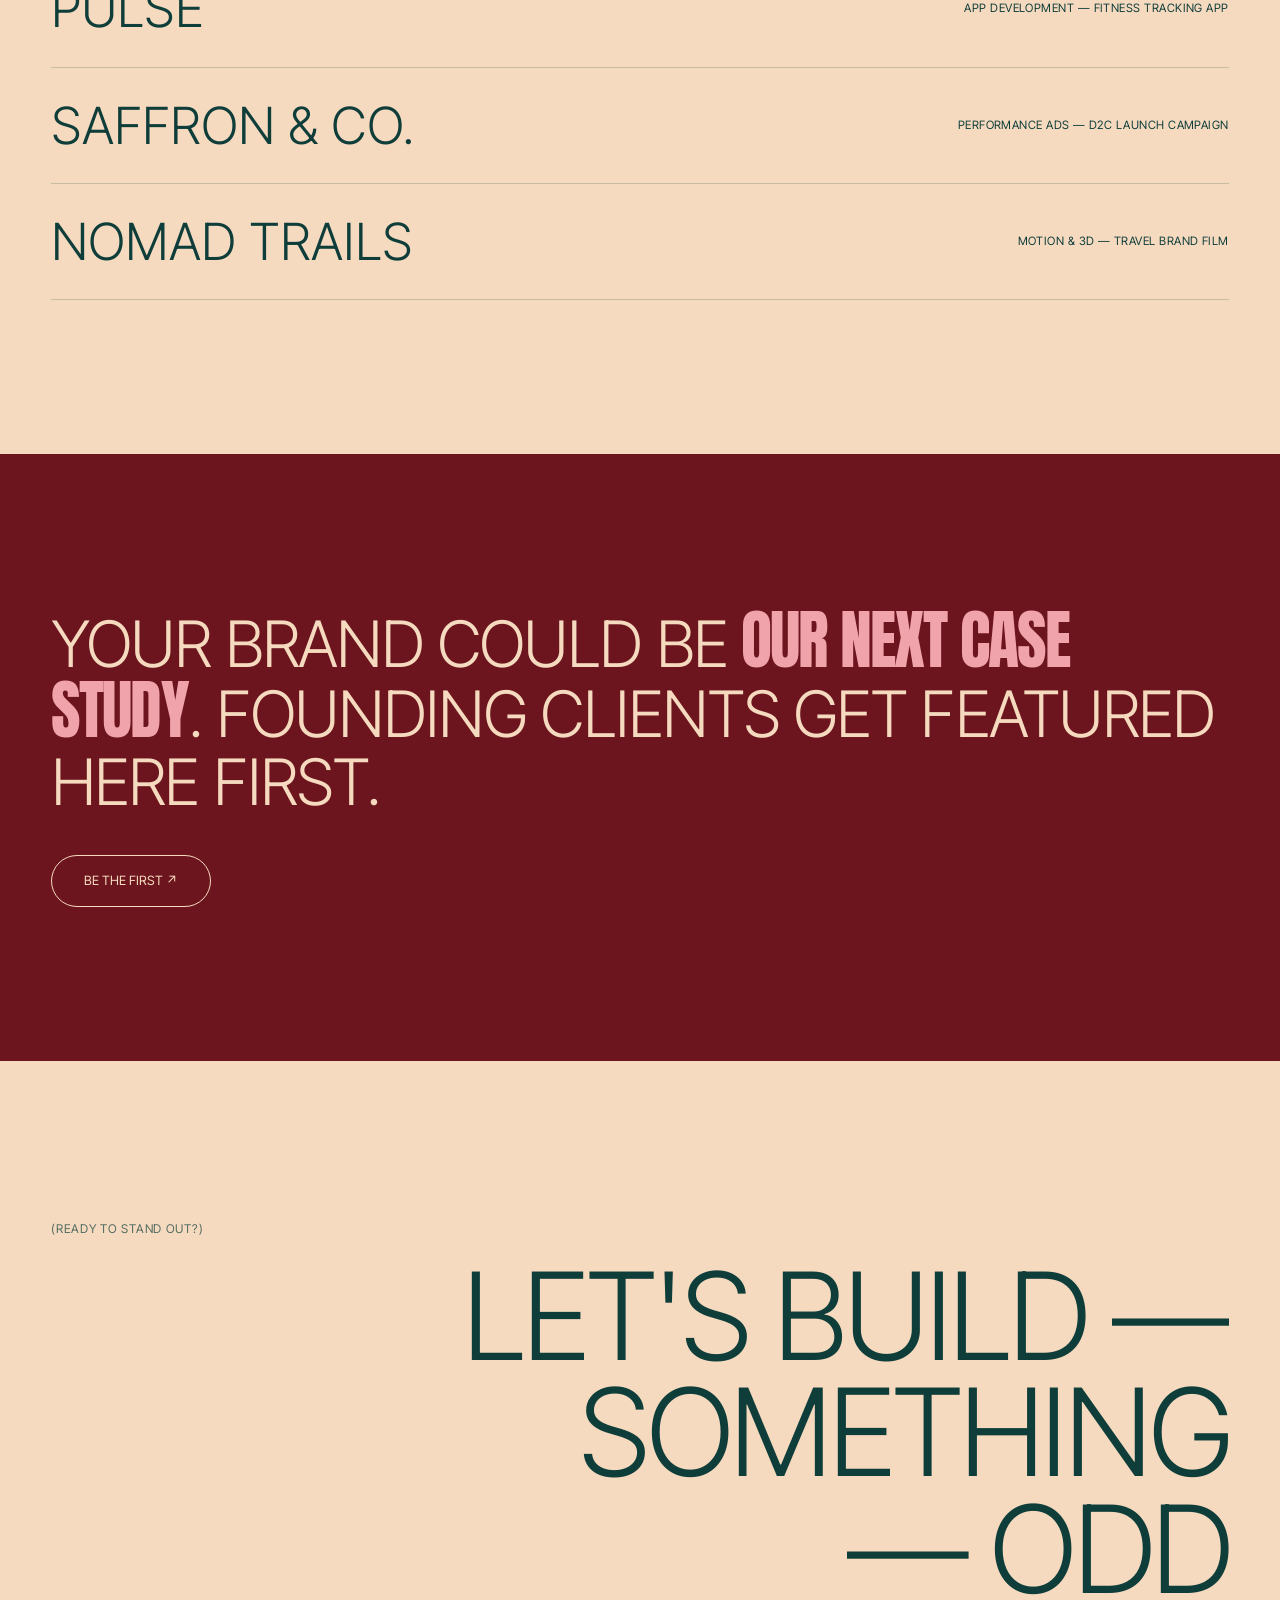
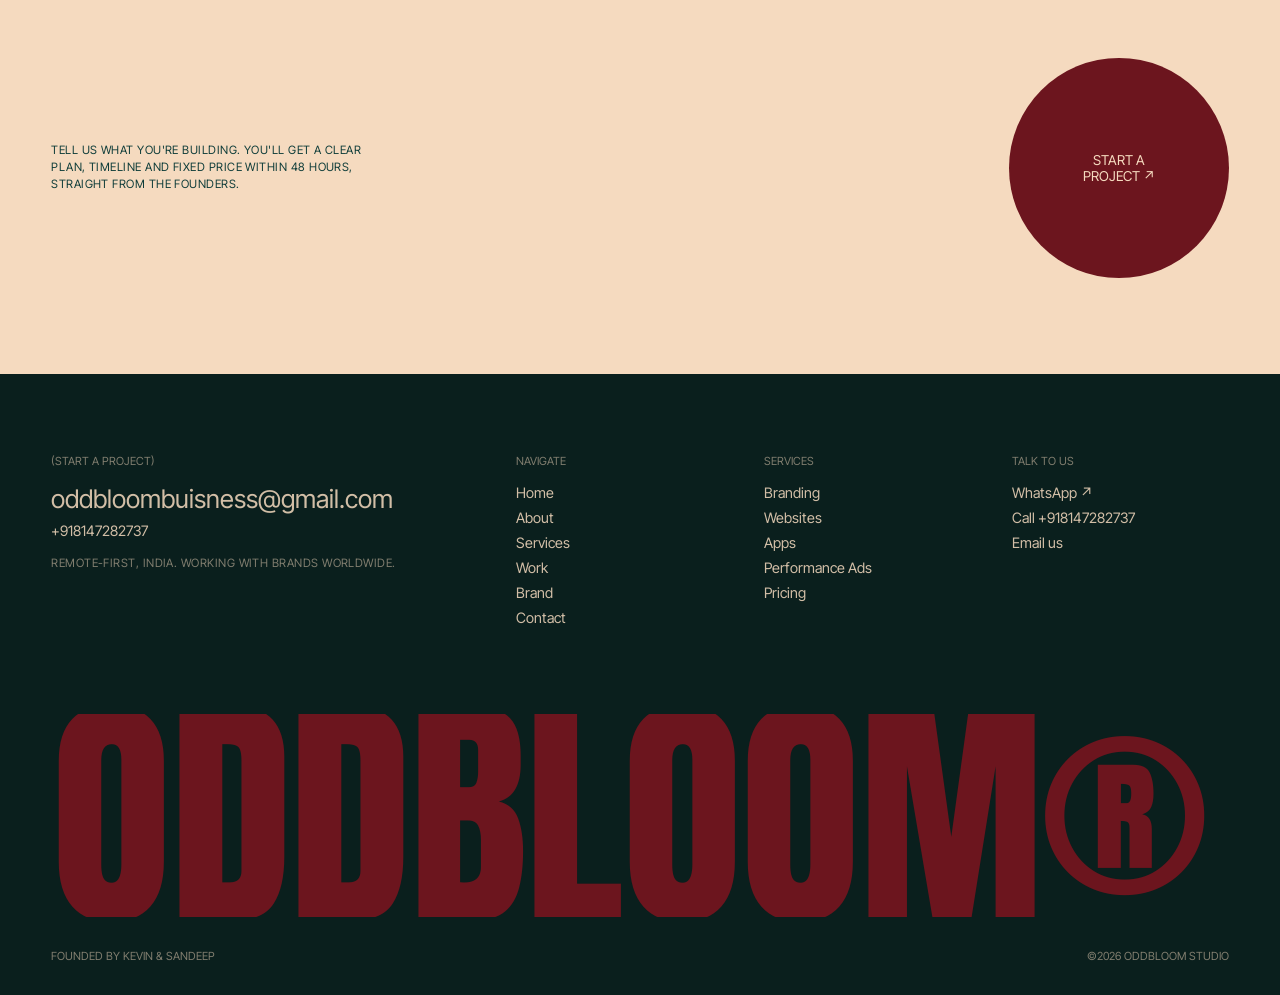
<file: work.html>
<!DOCTYPE html>
<html lang="en">
<head>
<meta charset="UTF-8"><meta name="viewport" content="width=device-width, initial-scale=1.0, viewport-fit=cover">
<title>Work — oddbloom digital agency</title>
<meta name="description" content="Brand, web, app and ad concept projects from oddbloom, plus our own brand identity.">
<meta property="og:title" content="Work — oddbloom digital agency"><meta property="og:description" content="Brand, web, app and ad concept projects from oddbloom, plus our own brand identity."><meta property="og:type" content="website"><meta property="og:image" content="https://oddbloom.netlify.app/assets/mockups/billboard.jpg"><meta name="twitter:card" content="summary_large_image"><meta name="theme-color" content="#0F3D3A">
<link rel="icon" href="data:image/svg+xml,%3Csvg xmlns='http://www.w3.org/2000/svg' viewBox='-6 -6 58 58'%3E%3Crect x='-6' y='-6' width='58' height='58' rx='12' fill='%230F3D3A'/%3E%3Cg fill='%23F5DABF'%3E%3Crect x='0' y='12' width='10' height='10' rx='2.5'/%3E%3Crect x='12' y='12' width='10' height='10' rx='2.5'/%3E%3Crect x='0' y='24' width='10' height='10' rx='2.5'/%3E%3Crect x='12' y='24' width='10' height='10' rx='2.5'/%3E%3Crect x='24' y='24' width='10' height='10' rx='2.5'/%3E%3Crect x='0' y='36' width='10' height='10' rx='2.5'/%3E%3Crect x='12' y='36' width='10' height='10' rx='2.5'/%3E%3Crect x='24' y='36' width='10' height='10' rx='2.5'/%3E%3C/g%3E%3Ccircle cx='40' cy='6' r='5.5' fill='%23E0505E'/%3E%3C/svg%3E">
<link rel="preconnect" href="https://fonts.googleapis.com"><link rel="preconnect" href="https://fonts.gstatic.com" crossorigin>
<link href="https://fonts.googleapis.com/css2?family=Anton&family=Inter+Tight:wght@300;400;500&display=swap" rel="stylesheet">
<link rel="stylesheet" href="css/style.css">
</head>
<body>
<div class="preloader" id="preloader">
  <div class="pl-layer b"></div>
  <div class="pl-layer g">
    <div class="pl-top"><span>(Digital agency — est. 2026)</span><span>Kevin &amp; Sandeep</span></div>
    <div class="pl-logo"><svg class="mark" viewBox="0 0 46 46" aria-hidden="true"><g class="rot"><rect class="px" x="0" y="12" width="10" height="10" rx="2.5"/><rect class="px" x="12" y="12" width="10" height="10" rx="2.5"/><rect class="px" x="0" y="24" width="10" height="10" rx="2.5"/><rect class="px" x="12" y="24" width="10" height="10" rx="2.5"/><rect class="px" x="24" y="24" width="10" height="10" rx="2.5"/><rect class="px" x="0" y="36" width="10" height="10" rx="2.5"/><rect class="px" x="12" y="36" width="10" height="10" rx="2.5"/><rect class="px" x="24" y="36" width="10" height="10" rx="2.5"/></g><rect class="ghost" x="24.5" y="12.5" width="9" height="9" rx="2.5"/><circle class="odd" cx="40" cy="6" r="5.5"/></svg><span>oddbloom</span></div>
    <div><div class="pl-words"><span>Odd ideas.</span><span>Bold design.</span><span>Smart ads.</span><span>Digital growth.</span></div>
    <div class="pl-bottom"><div class="pl-count"><span id="plCount">0</span>%</div><div class="pl-bar"><i id="plBar"></i></div></div></div>
  </div>
</div>
<div class="pt"><i></i><i></i></div>
<div class="cursor"></div><div class="cursor-ring"></div>
<div class="progress"></div>
<header class="header">
  <a href="index.html" class="logo" aria-label="oddbloom home"><svg class="mark" viewBox="0 0 46 46" aria-hidden="true"><g><rect class="px" x="0" y="12" width="10" height="10" rx="2.5"/><rect class="px" x="12" y="12" width="10" height="10" rx="2.5"/><rect class="px" x="0" y="24" width="10" height="10" rx="2.5"/><rect class="px" x="12" y="24" width="10" height="10" rx="2.5"/><rect class="px" x="24" y="24" width="10" height="10" rx="2.5"/><rect class="px" x="0" y="36" width="10" height="10" rx="2.5"/><rect class="px" x="12" y="36" width="10" height="10" rx="2.5"/><rect class="px" x="24" y="36" width="10" height="10" rx="2.5"/></g><rect class="ghost" x="24.5" y="12.5" width="9" height="9" rx="2.5"/><circle class="odd" cx="40" cy="6" r="5.5"/></svg><span>oddbloom<sup>®</sup></span></a>
  <nav class="nav" aria-label="Main"><a href="index.html">Home</a><a href="about.html">About</a><a href="services.html">Services</a><a href="work.html">Work</a><a href="brand.html">Brand</a><a href="contact.html">Contact</a></nav>
  <button class="menu-btn" aria-label="Open menu" aria-expanded="false" aria-controls="site-menu"><span></span><span></span></button>
</header>
<div class="menu" id="site-menu">
  <a href="index.html"><span>Home</span></a><a href="about.html"><span>About</span></a><a href="services.html"><span>Services</span></a><a href="work.html"><span>Work</span></a><a href="brand.html"><span>Brand</span></a><a href="contact.html"><span>Contact</span></a>
  <div class="menu-foot"><a href="https://wa.me/918147282737?text=Hi%20oddbloom%2C%20I%27d%20like%20to%20discuss%20a%20project." target="_blank" rel="noopener">WhatsApp ↗</a><a href="tel:+918147282737">+918147282737</a><a href="mailto:oddbloombuisness@gmail.com">oddbloombuisness@gmail.com</a></div>
</div>
<main>
<section class="hero page-hero dark"><div class="ph" style="opacity:.28" data-speed="0.15"><img src="https://images.pexels.com/photos/7598018/pexels-photo-7598018.jpeg?auto=compress&amp;cs=tinysrgb&amp;w=1400" srcset="https://images.pexels.com/photos/7598018/pexels-photo-7598018.jpeg?auto=compress&amp;cs=tinysrgb&amp;w=800 800w, https://images.pexels.com/photos/7598018/pexels-photo-7598018.jpeg?auto=compress&amp;cs=tinysrgb&amp;w=1400 1400w, https://images.pexels.com/photos/7598018/pexels-photo-7598018.jpeg?auto=compress&amp;cs=tinysrgb&amp;w=2000 2000w" sizes="100vw" data-fallback="assets/img/hero-work.jpg" decoding="async" alt=""></div>
  <span class="label" style="position:relative;z-index:2">(/work)</span>
  <h1 class="big"><span class="line"><span>THE —</span></span><span class="line"><span>LAB</span></span><span class="line"><span>— ARCHIVE</span></span></h1>
  <div class="hero-meta"><p class="small">We're new, so our lab is where we flex. Concept briefs that show how we think, design and build. Full case studies from our founding clients are on the way.</p><span class="small">(Scroll ↓)</span></div>
</section>
<section class="sec">
  <div class="container">
    <div class="filters"><button class="active" data-filter="all">All</button><button data-filter="brand">Brand &amp; Graphic</button><button data-filter="web">Web &amp; App</button><button data-filter="ads">Ads &amp; Motion</button></div>
    <div class="work-grid"><a href="brand.html" class="work-card reveal" data-cat="brand" data-cursor="Open"><div class="img"><span class="tag">Case 00 · Our own brand</span><div class="ph"><img src="assets/mockups/billboard.jpg" alt="oddbloom billboard mockup" loading="lazy" style="object-position:center"></div></div><div class="meta"><span>[Brand Identity]</span><span>Logo, system and mockups</span></div><h3>oddbloom®</h3></a><a href="work.html" class="work-card reveal" data-cat="brand" data-cursor="View"><div class="img"><span class="tag">Concept</span><div class="ph"><img src="https://images.pexels.com/photos/36779956/pexels-photo-36779956.jpeg?auto=compress&amp;cs=tinysrgb&amp;w=900" srcset="https://images.pexels.com/photos/36779956/pexels-photo-36779956.jpeg?auto=compress&amp;cs=tinysrgb&amp;w=500 500w, https://images.pexels.com/photos/36779956/pexels-photo-36779956.jpeg?auto=compress&amp;cs=tinysrgb&amp;w=900 900w, https://images.pexels.com/photos/36779956/pexels-photo-36779956.jpeg?auto=compress&amp;cs=tinysrgb&amp;w=1300 1300w" sizes="(max-width:700px) 92vw, 45vw" data-fallback="assets/img/p-maison.jpg" decoding="async" alt="Luxury perfume bottle on dark fabric" loading="lazy"></div></div><div class="meta"><span>[Brand Identity]</span><span>Perfume house rebrand</span></div><h3>Maison Rouge</h3></a><a href="work.html" class="work-card reveal" data-cat="web" data-cursor="View"><div class="img"><span class="tag">Concept</span><div class="ph"><img src="https://images.pexels.com/photos/5824901/pexels-photo-5824901.jpeg?auto=compress&amp;cs=tinysrgb&amp;w=900" srcset="https://images.pexels.com/photos/5824901/pexels-photo-5824901.jpeg?auto=compress&amp;cs=tinysrgb&amp;w=500 500w, https://images.pexels.com/photos/5824901/pexels-photo-5824901.jpeg?auto=compress&amp;cs=tinysrgb&amp;w=900 900w, https://images.pexels.com/photos/5824901/pexels-photo-5824901.jpeg?auto=compress&amp;cs=tinysrgb&amp;w=1300 1300w" sizes="(max-width:700px) 92vw, 45vw" data-fallback="assets/img/p-verde.jpg" decoding="async" alt="Living room with a green velvet sofa and plants" loading="lazy"></div></div><div class="meta"><span>[Web Design]</span><span>Furniture e-commerce</span></div><h3>Verde Living</h3></a><a href="work.html" class="work-card reveal" data-cat="brand" data-cursor="View"><div class="img"><span class="tag">Concept</span><div class="ph"><img src="https://images.pexels.com/photos/13822362/pexels-photo-13822362.jpeg?auto=compress&amp;cs=tinysrgb&amp;w=900" srcset="https://images.pexels.com/photos/13822362/pexels-photo-13822362.jpeg?auto=compress&amp;cs=tinysrgb&amp;w=500 500w, https://images.pexels.com/photos/13822362/pexels-photo-13822362.jpeg?auto=compress&amp;cs=tinysrgb&amp;w=900 900w, https://images.pexels.com/photos/13822362/pexels-photo-13822362.jpeg?auto=compress&amp;cs=tinysrgb&amp;w=1300 1300w" sizes="(max-width:700px) 92vw, 45vw" data-fallback="assets/img/p-chai.jpg" decoding="async" alt="Glass of chai against a green Indian landscape" loading="lazy"></div></div><div class="meta"><span>[Graphic Design]</span><span>Café packaging system</span></div><h3>Chai Republic</h3></a><a href="work.html" class="work-card reveal" data-cat="web" data-cursor="View"><div class="img"><span class="tag">Concept</span><div class="ph"><img src="https://images.pexels.com/photos/6298479/pexels-photo-6298479.jpeg?auto=compress&amp;cs=tinysrgb&amp;w=900" srcset="https://images.pexels.com/photos/6298479/pexels-photo-6298479.jpeg?auto=compress&amp;cs=tinysrgb&amp;w=500 500w, https://images.pexels.com/photos/6298479/pexels-photo-6298479.jpeg?auto=compress&amp;cs=tinysrgb&amp;w=900 900w, https://images.pexels.com/photos/6298479/pexels-photo-6298479.jpeg?auto=compress&amp;cs=tinysrgb&amp;w=1300 1300w" sizes="(max-width:700px) 92vw, 45vw" data-fallback="assets/img/p-pulse.jpg" decoding="async" alt="Smartphone showing fitness app statistics" loading="lazy"></div></div><div class="meta"><span>[App Development]</span><span>Fitness tracking app</span></div><h3>Pulse</h3></a><a href="work.html" class="work-card reveal" data-cat="ads" data-cursor="View"><div class="img"><span class="tag">Concept</span><div class="ph"><img src="https://images.pexels.com/photos/10487658/pexels-photo-10487658.jpeg?auto=compress&amp;cs=tinysrgb&amp;w=900" srcset="https://images.pexels.com/photos/10487658/pexels-photo-10487658.jpeg?auto=compress&amp;cs=tinysrgb&amp;w=500 500w, https://images.pexels.com/photos/10487658/pexels-photo-10487658.jpeg?auto=compress&amp;cs=tinysrgb&amp;w=900 900w, https://images.pexels.com/photos/10487658/pexels-photo-10487658.jpeg?auto=compress&amp;cs=tinysrgb&amp;w=1300 1300w" sizes="(max-width:700px) 92vw, 45vw" data-fallback="assets/img/p-saffron.jpg" decoding="async" alt="Saffron threads on a wooden spoon" loading="lazy"></div></div><div class="meta"><span>[Performance Ads]</span><span>D2C launch campaign</span></div><h3>Saffron & Co.</h3></a><a href="work.html" class="work-card reveal" data-cat="ads" data-cursor="View"><div class="img"><span class="tag">Concept</span><div class="ph"><img src="https://images.pexels.com/photos/1248418/pexels-photo-1248418.jpeg?auto=compress&amp;cs=tinysrgb&amp;w=900" srcset="https://images.pexels.com/photos/1248418/pexels-photo-1248418.jpeg?auto=compress&amp;cs=tinysrgb&amp;w=500 500w, https://images.pexels.com/photos/1248418/pexels-photo-1248418.jpeg?auto=compress&amp;cs=tinysrgb&amp;w=900 900w, https://images.pexels.com/photos/1248418/pexels-photo-1248418.jpeg?auto=compress&amp;cs=tinysrgb&amp;w=1300 1300w" sizes="(max-width:700px) 92vw, 45vw" data-fallback="assets/img/p-nomad.jpg" decoding="async" alt="Traveller with a backpack on a winding road at sunset" loading="lazy"></div></div><div class="meta"><span>[Motion & 3D]</span><span>Travel brand film</span></div><h3>Nomad Trails</h3></a></div>
  </div>
</section>
<section class="sec" style="padding-top:0">
  <div class="container">
    <span class="label">(Index)</span>
    <div class="wlist"><a href="#" data-img="https://images.pexels.com/photos/36779956/pexels-photo-36779956.jpeg?auto=compress&amp;cs=tinysrgb&amp;w=600" data-img-fallback="assets/img/p-maison.jpg"><h3>Maison Rouge</h3><span class="small">Brand Identity — Perfume house rebrand</span></a><a href="#" data-img="https://images.pexels.com/photos/5824901/pexels-photo-5824901.jpeg?auto=compress&amp;cs=tinysrgb&amp;w=600" data-img-fallback="assets/img/p-verde.jpg"><h3>Verde Living</h3><span class="small">Web Design — Furniture e-commerce</span></a><a href="#" data-img="https://images.pexels.com/photos/13822362/pexels-photo-13822362.jpeg?auto=compress&amp;cs=tinysrgb&amp;w=600" data-img-fallback="assets/img/p-chai.jpg"><h3>Chai Republic</h3><span class="small">Graphic Design — Café packaging system</span></a><a href="#" data-img="https://images.pexels.com/photos/6298479/pexels-photo-6298479.jpeg?auto=compress&amp;cs=tinysrgb&amp;w=600" data-img-fallback="assets/img/p-pulse.jpg"><h3>Pulse</h3><span class="small">App Development — Fitness tracking app</span></a><a href="#" data-img="https://images.pexels.com/photos/10487658/pexels-photo-10487658.jpeg?auto=compress&amp;cs=tinysrgb&amp;w=600" data-img-fallback="assets/img/p-saffron.jpg"><h3>Saffron & Co.</h3><span class="small">Performance Ads — D2C launch campaign</span></a><a href="#" data-img="https://images.pexels.com/photos/1248418/pexels-photo-1248418.jpeg?auto=compress&amp;cs=tinysrgb&amp;w=600" data-img-fallback="assets/img/p-nomad.jpg"><h3>Nomad Trails</h3><span class="small">Motion & 3D — Travel brand film</span></a></div>
  </div>
</section>
<div class="preview"><div class="art art-1"></div></div>
<section class="sec bordo"><div class="container"><p class="manifesto reveal">Your brand could be <em>our next case study</em>. Founding clients get featured here first.</p><a href="contact.html" class="btn reveal" style="margin-top:2.5rem"><span>Be the first ↗</span></a></div></section>
<section class="cta">
  <div class="container">
    <span class="label">(Ready to stand out?)</span>
    <h2 class="big right"><span class="line"><span>LET'S BUILD —</span></span><span class="line"><span>SOMETHING</span></span><span class="line"><span>— ODD</span></span></h2>
    <div class="cta-row"><p class="small" style="max-width:340px">Tell us what you're building. You'll get a clear plan, timeline and fixed price within 48 hours, straight from the founders.</p>
    <a href="contact.html" class="cta-circle" data-magnetic>Start a<br>project ↗</a></div>
  </div>
</section>
</main>
<footer class="footer">
  <div class="container">
    <div class="f-grid">
      <div><h4>(Start a project)</h4><a href="mailto:oddbloombuisness@gmail.com" class="f-email">oddbloombuisness@gmail.com</a><a href="tel:+918147282737">+918147282737</a><p class="small" style="opacity:.5;margin-top:1rem">Remote-first, India. Working with brands worldwide.</p></div>
      <div><h4>Navigate</h4><a href="index.html">Home</a><a href="about.html">About</a><a href="services.html">Services</a><a href="work.html">Work</a><a href="brand.html">Brand</a><a href="contact.html">Contact</a></div>
      <div><h4>Services</h4><a href="services.html#s0">Branding</a><a href="services.html#s3">Websites</a><a href="services.html#s4">Apps</a><a href="services.html#s5">Performance Ads</a><a href="services.html#pricing">Pricing</a></div>
      <div><h4>Talk to us</h4><a href="https://wa.me/918147282737?text=Hi%20oddbloom%2C%20I%27d%20like%20to%20discuss%20a%20project." target="_blank" rel="noopener">WhatsApp ↗</a><a href="tel:+918147282737">Call +918147282737</a><a href="mailto:oddbloombuisness@gmail.com">Email us</a></div>
    </div>
    <div class="f-logo">ODDBLOOM®</div>
    <div class="f-bottom"><span>Founded by Kevin &amp; Sandeep</span><span>©<span class="year"></span> oddbloom studio</span></div>
  </div>
</footer>
<a class="wa-float" href="https://wa.me/918147282737?text=Hi%20oddbloom%2C%20I%27d%20like%20to%20discuss%20a%20project." target="_blank" rel="noopener" aria-label="Chat with us on WhatsApp"><svg viewBox="0 0 32 32" aria-hidden="true"><path fill="currentColor" d="M16 3C8.8 3 3 8.7 3 15.8c0 2.5.7 4.9 2 7L3 29l6.4-2c2 1.1 4.3 1.7 6.6 1.7 7.2 0 13-5.7 13-12.8S23.2 3 16 3zm0 23.4c-2.1 0-4.1-.6-5.9-1.7l-.4-.3-3.8 1.2 1.2-3.7-.3-.4a10.4 10.4 0 0 1-1.8-5.8C5 10 10 5.3 16 5.3S27 10 27 15.8s-5 10.6-11 10.6zm6-7.9c-.3-.2-1.9-1-2.2-1-.3-.1-.5-.2-.7.2-.2.3-.8 1-1 1.2-.2.2-.4.2-.7.1-.3-.2-1.4-.5-2.6-1.6-1-.9-1.6-1.9-1.8-2.2-.2-.3 0-.5.1-.7l.5-.6c.2-.2.2-.3.3-.6.1-.2 0-.4 0-.6l-1-2.4c-.3-.6-.5-.5-.7-.5h-.6c-.2 0-.6.1-.9.4-.3.3-1.2 1.1-1.2 2.7s1.2 3.1 1.4 3.3c.2.2 2.3 3.5 5.6 4.9 2.8 1.1 3.3.9 3.9.8.6-.1 1.9-.8 2.2-1.5.3-.7.3-1.4.2-1.5-.1-.2-.3-.2-.6-.4z"/></svg><span>Chat on WhatsApp</span></a>
<script src="js/main.js"></script>
</body>
</html>
</file>
<file: css/style.css>
:root{--bordo:#6C151E;--green:#0F3D3A;--cream:#F5DABF;--ink:#0a1f1d;--ease:cubic-bezier(.77,0,.175,1);--out:cubic-bezier(.16,1,.3,1);--display:'Anton',sans-serif;--sans:'Inter Tight',sans-serif}
*{margin:0;padding:0;box-sizing:border-box}
html{scroll-behavior:smooth}
body{font-family:var(--sans);background:var(--cream);color:var(--green);overflow-x:hidden;-webkit-font-smoothing:antialiased}
body.loading{overflow:hidden}
a{color:inherit;text-decoration:none}
button{font:inherit;cursor:pointer;border:0;background:none;color:inherit}
::selection{background:var(--bordo);color:var(--cream)}
.container{width:min(1320px,92vw);margin-inline:auto}
.dark{background:var(--green);color:var(--cream)}
.bordo{background:var(--bordo);color:var(--cream)}
.small{font-size:.72rem;text-transform:uppercase;letter-spacing:.04em;line-height:1.5}

/* PRELOADER */
.preloader{position:fixed;inset:0;z-index:999;pointer-events:none}
.pl-layer{position:absolute;inset:0;transition:transform 1s var(--ease)}
.pl-layer.b{background:var(--bordo);transition-delay:.15s}
.pl-layer.g{background:var(--green);color:var(--cream);display:flex;flex-direction:column;justify-content:space-between;padding:4vw}
.preloader.done .pl-layer{transform:translateY(-100%)}
.pl-top{display:flex;justify-content:space-between;font-size:.8rem;letter-spacing:.05em}
.pl-words{height:1.1em;overflow:hidden;font:300 clamp(2rem,6vw,5rem)/1.1 var(--sans);text-transform:uppercase}
.pl-words span{display:block;animation:words 2.4s var(--ease) forwards}
@keyframes words{0%,20%{transform:translateY(0)}25%,45%{transform:translateY(-100%)}50%,70%{transform:translateY(-200%)}75%,100%{transform:translateY(-300%)}}
.pl-bottom{display:flex;align-items:flex-end;justify-content:space-between;gap:2rem}
.pl-count{font:clamp(5rem,18vw,16rem)/.8 var(--display)}
.pl-bar{flex:1;height:2px;background:rgba(245,218,191,.2);margin-bottom:1rem}
.pl-bar i{display:block;height:100%;width:0;background:var(--cream)}

/* PAGE TRANSITION */
.pt{position:fixed;inset:0;z-index:998;pointer-events:none}
.pt i{position:absolute;inset:0;transform:translateY(100%);transition:transform .7s var(--ease)}
.pt i:first-child{background:var(--bordo)}
.pt i:last-child{background:var(--green);transition-delay:.1s}
.pt.cover i{transform:translateY(0);transition:none}
.pt.reveal i{transform:translateY(-100%)}
.pt.leave i{transform:translateY(0)}

/* CURSOR */
.cursor,.cursor-ring{position:fixed;top:0;left:0;pointer-events:none;z-index:1000;border-radius:50%;transform:translate(-50%,-50%)}
.cursor{width:8px;height:8px;background:var(--bordo);mix-blend-mode:difference}
.cursor-ring{width:40px;height:40px;border:1px solid var(--bordo);display:grid;place-items:center;font-size:.65rem;text-transform:uppercase;color:var(--cream);transition:width .35s var(--out),height .35s var(--out),background .35s}
.cursor-ring.hover{width:70px;height:70px;background:rgba(108,21,30,.15)}
.cursor-ring.view{width:100px;height:100px;background:var(--bordo);border-color:var(--bordo)}
@media (hover:none){.cursor,.cursor-ring{display:none}}

/* HEADER */
.header{position:fixed;top:0;left:0;right:0;z-index:100;display:flex;justify-content:space-between;align-items:center;padding:1.4rem 4vw;transition:transform .5s var(--ease),background .4s;mix-blend-mode:difference;color:#fff}
.header.hide{transform:translateY(-100%)}
.logo{font-size:.85rem;font-weight:500;letter-spacing:.03em}
.nav{display:flex;gap:2.2rem;font-size:.75rem;text-transform:uppercase}
.nav a{position:relative;overflow:hidden;display:inline-block}
.nav a::after{content:'';position:absolute;left:0;bottom:-2px;width:100%;height:1px;background:currentColor;transform:scaleX(0);transform-origin:right;transition:transform .5s var(--ease)}
.nav a:hover::after,.nav a.active::after{transform:scaleX(1);transform-origin:left}
.menu-btn{display:none;width:34px;height:20px;position:relative;z-index:102}
.menu-btn span{position:absolute;left:0;width:100%;height:1.5px;background:#fff;transition:.4s var(--ease)}
.menu-btn span:first-child{top:4px}.menu-btn span:last-child{bottom:4px}
.menu-open .menu-btn span:first-child{top:9px;transform:rotate(45deg)}
.menu-open .menu-btn span:last-child{bottom:9px;transform:rotate(-45deg)}
.progress{position:fixed;top:0;left:0;height:2px;background:var(--bordo);z-index:101;width:0}
.menu{position:fixed;inset:0;background:var(--bordo);color:var(--cream);z-index:99;clip-path:circle(0% at 95% 4%);transition:clip-path .9s var(--ease);display:flex;flex-direction:column;justify-content:center;padding:0 6vw}
.menu-open .menu{clip-path:circle(150% at 95% 4%)}
.menu a{font:300 clamp(2.5rem,11vw,5rem)/1.1 var(--sans);text-transform:uppercase;overflow:hidden;display:block}
.menu a span{display:inline-block;transform:translateY(110%);transition:transform .8s var(--out)}
.menu-open .menu a span{transform:none}
.menu a:nth-child(2) span{transition-delay:.05s}.menu a:nth-child(3) span{transition-delay:.1s}.menu a:nth-child(4) span{transition-delay:.15s}.menu a:nth-child(5) span{transition-delay:.2s}
@media(max-width:800px){.nav{display:none}.menu-btn{display:block}}

/* TYPE */
.big{font:300 clamp(3rem,9.5vw,9.5rem)/.92 var(--sans);text-transform:uppercase;letter-spacing:-.04em}
.h2{font:300 clamp(2.4rem,6.5vw,6.5rem)/.95 var(--sans);text-transform:uppercase;letter-spacing:-.03em}
.line{display:block;overflow:hidden;padding-bottom:.04em}
.line>span{display:inline-block;transform:translateY(110%);transition:transform 1.2s var(--out)}
.ready .hero .line>span,.in .line>span,.line.in>span{transform:none}
.line:nth-child(2)>span{transition-delay:.1s}.line:nth-child(3)>span{transition-delay:.2s}
.right{text-align:right}
.indent{padding-left:12vw}
.label{font-size:.75rem;text-transform:uppercase;letter-spacing:.06em;opacity:.7;display:block;margin-bottom:1.5rem}

/* REVEAL */
.reveal{opacity:0;transform:translateY(50px);transition:opacity 1s var(--out),transform 1.2s var(--out)}
.reveal.in{opacity:1;transform:none}
.d1{transition-delay:.1s}.d2{transition-delay:.2s}.d3{transition-delay:.3s}
.scrub .w{opacity:.15;transition:opacity .3s}
.scrub .w.on{opacity:1}

/* HERO */
.hero{min-height:100vh;position:relative;padding:8rem 4vw 3rem;display:flex;flex-direction:column;justify-content:flex-end;overflow:hidden}
.hero .big{position:relative;z-index:2}
.hero-meta{display:flex;justify-content:space-between;align-items:flex-end;margin-top:2.5rem;gap:2rem;position:relative;z-index:2}
.hero-meta p{max-width:320px}
.arches{position:absolute;right:4vw;top:12vh;width:min(480px,38vw);height:62vh;z-index:1}
.arch{position:absolute;bottom:0;border-radius:999px 999px 20px 20px;transition:transform .6s var(--out)}
.arch.a1{left:0;width:38%;height:85%;background:linear-gradient(160deg,#8a2330,var(--bordo) 50%,#3e0a10);box-shadow:inset -20px 0 50px rgba(0,0,0,.3)}
.arch.a2{left:28%;width:40%;height:100%;background:radial-gradient(ellipse at 30% 20%,#1d5a55,var(--green) 45%,#061a18),repeating-linear-gradient(115deg,transparent 0 30px,rgba(255,255,255,.04) 30px 32px);background-blend-mode:overlay;box-shadow:0 30px 60px rgba(15,61,58,.35)}
.arch.a3{right:0;width:32%;height:65%;background:linear-gradient(180deg,#fff3e6,#e8c39f);box-shadow:inset 10px 0 40px rgba(108,21,30,.15)}
.orb{position:absolute;width:90px;height:90px;border-radius:50%;background:radial-gradient(circle at 35% 30%,#fff,var(--cream) 50%,#d4b08c);bottom:-20px;left:62%;box-shadow:0 20px 40px rgba(0,0,0,.2)}
.circle-badge{width:120px;height:120px;position:relative;flex-shrink:0}
.circle-badge svg{width:100%;height:100%;animation:spin 14s linear infinite}
.circle-badge text{font-size:9.5px;letter-spacing:1.4px;text-transform:uppercase;fill:currentColor}
.circle-badge b{position:absolute;inset:0;display:grid;place-items:center;font-size:1.4rem;font-weight:300}
@keyframes spin{to{transform:rotate(360deg)}}
.page-hero{min-height:75vh}

/* MARQUEE */
.marquee{overflow:hidden;padding:1.6rem 0;border-block:1px solid rgba(15,61,58,.2);white-space:nowrap}
.marquee.bordo{border:0}
.marquee-track{display:inline-flex;animation:marq 25s linear infinite}
.marquee span{font:clamp(2rem,5vw,4.5rem)/1 var(--display);text-transform:uppercase;padding-right:3rem}
.marquee span em{font-style:normal;color:var(--bordo);padding-left:3rem}
.marquee.bordo span em{color:var(--cream)}
@keyframes marq{to{transform:translateX(-50%)}}

/* SECTIONS */
section{position:relative}
.sec{padding:clamp(5rem,12vw,10rem) 0}
.split{display:grid;grid-template-columns:1fr 2fr;gap:4rem}
.statement{font:300 clamp(1.6rem,3.4vw,3.2rem)/1.15 var(--sans);letter-spacing:-.02em}
@media(max-width:800px){.split{grid-template-columns:1fr;gap:2rem}}
.sec-head{display:flex;justify-content:space-between;align-items:flex-end;gap:2rem;margin-bottom:4rem;flex-wrap:wrap}
.sec-head p{max-width:300px}

/* SERVICES LIST */
.srv{border-top:1px solid currentColor}
.srv-row{display:grid;grid-template-columns:80px 1fr 1fr 60px;align-items:center;padding:2rem 1rem;border-bottom:1px solid rgba(245,218,191,.25);position:relative;overflow:hidden;cursor:pointer}
.cream-bg .srv-row{border-color:rgba(15,61,58,.2)}
.srv-row::before{content:'';position:absolute;inset:0;background:var(--bordo);transform:scaleY(0);transform-origin:bottom;transition:transform .6s var(--ease);z-index:0}
.srv-row:hover::before{transform:scaleY(1)}
.srv-row>*{position:relative;z-index:1;transition:transform .6s var(--out),color .4s}
.srv-row:hover{color:var(--cream)}
.srv-row:hover h3{transform:translateX(20px)}
.srv-row h3{font:300 clamp(1.6rem,3.5vw,3rem)/1 var(--sans);text-transform:uppercase}
.srv-row .arr{font-size:1.6rem;justify-self:end;transition:transform .5s var(--out)}
.srv-row:hover .arr{transform:rotate(-45deg)}
@media(max-width:700px){.srv-row{grid-template-columns:40px 1fr 30px}.srv-row p{display:none}}

/* WORK GRID */
.work-grid{display:grid;grid-template-columns:repeat(2,1fr);gap:3rem 2rem}
.work-card:nth-child(even){margin-top:8rem}
.work-card .img{aspect-ratio:4/5;overflow:hidden;position:relative;border-radius:4px}
.work-card .art{position:absolute;inset:0;transition:transform 1.2s var(--out)}
.work-card:hover .art{transform:scale(1.08)}
.work-card .meta{display:flex;justify-content:space-between;margin-top:1rem;font-size:.75rem;text-transform:uppercase}
.work-card h3{font:300 clamp(1.4rem,2.5vw,2.2rem)/1.1 var(--sans);text-transform:uppercase;margin-top:.4rem}
.work-card.hide{display:none}
@media(max-width:700px){.work-grid{grid-template-columns:1fr}.work-card:nth-child(even){margin-top:0}}
.art-1{background:radial-gradient(circle at 70% 30%,var(--cream) 0 18%,transparent 19%),linear-gradient(135deg,var(--bordo),#3e0a10)}
.art-2{background:repeating-linear-gradient(90deg,var(--green) 0 40px,#134a46 40px 80px),var(--green)}
.art-2::after,.art-4::after,.art-6::after{content:'';position:absolute;inset:20% 25%;border-radius:999px 999px 0 0}
.art-2::after{background:linear-gradient(var(--cream),#e3b98f)}
.art-3{background:conic-gradient(from 200deg at 50% 60%,var(--bordo),var(--green),var(--cream),var(--bordo))}
.art-4{background:var(--cream)}.art-4::after{background:var(--bordo);inset:15% 20% 0}
.art-5{background:radial-gradient(circle at 30% 70%,var(--bordo) 0 25%,transparent 26%),radial-gradient(circle at 70% 35%,var(--cream) 0 20%,transparent 21%),var(--green)}
.art-6{background:linear-gradient(180deg,#1a1a1a,var(--green))}.art-6::after{background:radial-gradient(circle at 40% 30%,#a8323f,var(--bordo));inset:30% 30% 10%}
.filters{display:flex;gap:.6rem;flex-wrap:wrap;margin-bottom:3rem}
.filters button{padding:.6rem 1.3rem;border:1px solid var(--green);border-radius:99px;font-size:.75rem;text-transform:uppercase;transition:.3s}
.filters button.active,.filters button:hover{background:var(--green);color:var(--cream)}

/* STATS */
.stats{display:grid;grid-template-columns:repeat(4,1fr);gap:2rem}
.stat b{display:block;font:clamp(3.5rem,8vw,7rem)/1 var(--display);color:var(--cream)}
.stat span{font-size:.75rem;text-transform:uppercase;opacity:.75}
@media(max-width:700px){.stats{grid-template-columns:repeat(2,1fr)}}

/* TESTIMONIALS */
.testi{position:relative;min-height:280px}
.t-item{position:absolute;inset:0;opacity:0;transform:translateY(30px);transition:.8s var(--out);pointer-events:none}
.t-item.active{opacity:1;transform:none;pointer-events:auto}
.t-item blockquote{font:300 clamp(1.5rem,3.2vw,3rem)/1.2 var(--sans)}
.t-item cite{display:block;margin-top:2rem;font-style:normal;font-size:.8rem;text-transform:uppercase}
.t-nav{display:flex;gap:1rem;margin-top:2rem}
.t-nav button{width:56px;height:56px;border:1px solid currentColor;border-radius:50%;font-size:1.2rem;transition:.3s}
.t-nav button:hover{background:var(--bordo);border-color:var(--bordo);color:var(--cream)}

/* BUTTON */
.btn{display:inline-flex;align-items:center;gap:.8rem;padding:1.1rem 2rem;border:1px solid currentColor;border-radius:99px;font-size:.8rem;text-transform:uppercase;position:relative;overflow:hidden;transition:color .5s}
.btn::before{content:'';position:absolute;inset:0;background:var(--bordo);border-radius:inherit;transform:translateY(101%);transition:transform .5s var(--ease)}
.btn:hover{color:var(--cream);border-color:var(--bordo)}
.btn:hover::before{transform:none}
.btn>*{position:relative}
.cta-circle{width:clamp(160px,18vw,220px);aspect-ratio:1;border-radius:50%;background:var(--bordo);color:var(--cream);display:grid;place-items:center;text-align:center;font-size:.85rem;text-transform:uppercase;transition:background .4s}
.cta-circle:hover{background:var(--green)}

/* CTA + FOOTER */
.cta{padding:10rem 0 6rem}
.cta-row{display:flex;justify-content:space-between;align-items:center;gap:2rem;flex-wrap:wrap;margin-top:3rem}
.footer{background:var(--ink);color:var(--cream);padding:5rem 0 2rem}
.f-grid{display:grid;grid-template-columns:2fr 1fr 1fr 1fr;gap:2rem;margin-bottom:5rem}
.f-grid h4{font-size:.7rem;text-transform:uppercase;opacity:.5;margin-bottom:1rem;font-weight:400}
.f-grid a{display:block;font-size:.9rem;margin-bottom:.5rem;opacity:.85;transition:.3s}
.f-grid a:hover{opacity:1;color:#f0a3ab;transform:translateX(5px)}
.f-logo{font:clamp(4rem,15vw,14rem)/.8 var(--display);color:var(--bordo);letter-spacing:-.01em;white-space:nowrap;overflow:hidden}
.f-bottom{display:flex;justify-content:space-between;font-size:.7rem;text-transform:uppercase;opacity:.5;margin-top:2rem}
@media(max-width:700px){.f-grid{grid-template-columns:1fr 1fr}}

/* ABOUT */
.values{display:grid;grid-template-columns:repeat(3,1fr);gap:2px;background:rgba(245,218,191,.15)}
.value{background:var(--green);padding:3rem 2rem;transition:background .5s}
.value:hover{background:var(--bordo)}
.value b{font:3rem var(--display);opacity:.4}
.value h3{font:300 1.8rem var(--sans);text-transform:uppercase;margin:1.5rem 0 1rem}
.team{display:grid;grid-template-columns:repeat(4,1fr);gap:1.5rem}
.member .img{aspect-ratio:3/4;position:relative;overflow:hidden;border-radius:4px}
.member .img .art{position:absolute;inset:0;transition:transform 1s var(--out),filter .6s;filter:grayscale(.6)}
.member:hover .art{transform:scale(1.06);filter:none}
.member .img i{position:absolute;left:1rem;bottom:1rem;font:normal 3rem var(--display);color:var(--cream)}
.member h4{font-weight:400;margin-top:1rem;text-transform:uppercase}
.member span{font-size:.75rem;opacity:.6;text-transform:uppercase}
.timeline .t-row{display:grid;grid-template-columns:200px 1fr;padding:2rem 0;border-top:1px solid rgba(15,61,58,.2)}
.timeline b{font:3rem var(--display);color:var(--bordo)}
@media(max-width:800px){.values,.team{grid-template-columns:1fr 1fr}.timeline .t-row{grid-template-columns:1fr}}

/* ACCORDION */
.acc-item{border-bottom:1px solid rgba(15,61,58,.25)}
.dark .acc-item{border-color:rgba(245,218,191,.25)}
.acc-head{width:100%;display:flex;justify-content:space-between;align-items:center;padding:2rem 0;text-align:left;gap:1rem}
.acc-head h3{font:300 clamp(1.4rem,3vw,2.6rem)/1 var(--sans);text-transform:uppercase}
.acc-head i{font-style:normal;font-size:2rem;transition:transform .5s var(--ease)}
.acc-item.open .acc-head i{transform:rotate(45deg)}
.acc-body{display:grid;grid-template-rows:0fr;transition:grid-template-rows .6s var(--ease)}
.acc-item.open .acc-body{grid-template-rows:1fr}
.acc-body>div{overflow:hidden}
.acc-body p{padding-bottom:2rem;max-width:640px;line-height:1.6;opacity:.85}
.tags{display:flex;gap:.5rem;flex-wrap:wrap;padding-bottom:2rem}
.tags span{padding:.4rem .9rem;border:1px solid currentColor;border-radius:99px;font-size:.7rem;text-transform:uppercase}

/* PROCESS + PRICING */
.process{display:grid;grid-template-columns:repeat(4,1fr);gap:1.5rem}
.step{border-top:2px solid var(--bordo);padding-top:1.5rem}
.step b{font:4rem var(--display);color:var(--bordo)}
.step h4{text-transform:uppercase;font-weight:500;margin:.5rem 0}
.step p{font-size:.9rem;line-height:1.5;opacity:.8}
.pricing{display:grid;grid-template-columns:repeat(3,1fr);gap:1.5rem}
.plan{border:1px solid rgba(245,218,191,.3);padding:2.5rem;border-radius:6px;transition:transform .5s var(--out),background .4s}
.plan:hover{transform:translateY(-10px);background:var(--bordo)}
.plan.feat{background:var(--cream);color:var(--green)}
.plan.feat:hover{background:var(--cream)}
.plan h4{text-transform:uppercase;font-weight:400}
.plan .price{font:4rem var(--display);margin:1rem 0}
.plan ul{list-style:none;margin:1.5rem 0 2rem;line-height:2.2;font-size:.9rem}
@media(max-width:800px){.process,.pricing{grid-template-columns:1fr}}

/* WORK LIST HOVER PREVIEW */
.wlist a{display:flex;justify-content:space-between;align-items:center;padding:2rem 0;border-bottom:1px solid rgba(15,61,58,.2);transition:padding .5s var(--out)}
.wlist a:hover{padding-left:2rem;color:var(--bordo)}
.wlist h3{font:300 clamp(1.6rem,4vw,3.5rem)/1 var(--sans);text-transform:uppercase}
.preview{position:fixed;top:0;left:0;width:280px;height:340px;pointer-events:none;z-index:50;border-radius:4px;overflow:hidden;transform:translate(-50%,-50%) scale(0);transition:transform .4s var(--out)}
.preview.show{transform:translate(-50%,-50%) scale(1)}
.preview .art{position:absolute;inset:0}

/* CONTACT */
.c-grid{display:grid;grid-template-columns:1fr 1.4fr;gap:5rem}
.c-info a{display:block;font:300 clamp(1.3rem,2.4vw,2rem) var(--sans);margin-bottom:.6rem;transition:color .3s}
.c-info a:hover{color:var(--bordo)}
.c-info>div{margin-bottom:3rem}
.field{position:relative;margin-bottom:2.2rem}
.field input,.field textarea{width:100%;background:none;border:0;border-bottom:1px solid rgba(15,61,58,.35);padding:1rem 0 .6rem;font:inherit;font-size:1.1rem;color:var(--green);outline:none;resize:none}
.field label{position:absolute;left:0;top:1rem;font-size:1.1rem;opacity:.6;transition:.35s var(--out);pointer-events:none}
.field input:focus+label,.field input:not(:placeholder-shown)+label,.field textarea:focus+label,.field textarea:not(:placeholder-shown)+label{top:-.7rem;font-size:.7rem;text-transform:uppercase;opacity:1;color:var(--bordo)}
.field::after{content:'';position:absolute;left:0;bottom:0;width:100%;height:1px;background:var(--bordo);transform:scaleX(0);transform-origin:left;transition:transform .6s var(--ease)}
.field:focus-within::after{transform:scaleX(1)}
.field.err input,.field.err textarea{border-color:var(--bordo)}
.field small{color:var(--bordo);font-size:.7rem;position:absolute;bottom:-1.2rem;left:0}
.chips{display:flex;flex-wrap:wrap;gap:.5rem;margin-bottom:2.5rem}
.chips input{display:none}
.chips label{padding:.6rem 1.2rem;border:1px solid var(--green);border-radius:99px;font-size:.75rem;text-transform:uppercase;cursor:pointer;transition:.3s}
.chips input:checked+label{background:var(--bordo);border-color:var(--bordo);color:var(--cream)}
.form-msg{margin-top:1.5rem;font-size:.9rem;color:var(--bordo);min-height:1.2em}
@media(max-width:800px){.c-grid{grid-template-columns:1fr}}

/* ===== v2 additions ===== */
.logo{display:flex;align-items:center;gap:.55rem;font-size:1.15rem;font-weight:500;letter-spacing:-.04em}
.logo svg{width:28px;height:28px;transition:transform .8s var(--out)}
.logo:hover svg{transform:rotate(90deg)}
.logo sup{font-size:.55rem;margin-left:1px}
.mark .p{fill:currentColor}.mark .odd{fill:var(--bordo)}
.header .mark .odd{fill:#f0a3ab}
.pl-logo{display:flex;align-items:center;gap:1.2rem;font:500 clamp(2.5rem,7vw,6rem)/1 var(--sans);letter-spacing:-.05em}
.pl-logo svg{width:1em;height:1em}
.pl-logo .p{transform-origin:20px 20px;transform:scale(0);animation:petal .9s var(--out) forwards}
.pl-logo g g:nth-child(2) .p{animation-delay:.15s}.pl-logo g g:nth-child(3) .p{animation-delay:.3s}.pl-logo g g:nth-child(4) .p{animation-delay:.45s}
.pl-logo .odd{transform-origin:35px 5px;transform:scale(0);animation:petal .6s var(--out) .9s forwards}
@keyframes petal{to{transform:scale(1)}}
.pl-logo .rot{animation:spin 6s linear infinite;transform-origin:20px 20px}

/* images */
.ph{position:absolute;inset:0;background:linear-gradient(135deg,var(--bordo),var(--green));overflow:hidden}
.ph img{width:100%;height:100%;object-fit:cover;filter:grayscale(1) contrast(1.05);transition:transform 1.2s var(--out),filter .8s}
.ph.fail img{display:none}
a:hover .ph img,.member:hover .ph img,.why-img:hover img{filter:grayscale(0);transform:scale(1.07)}
.ph::after{content:'';position:absolute;inset:0;background:linear-gradient(transparent 55%,rgba(15,61,58,.45));pointer-events:none}
.arch{overflow:hidden}
.arch .ph{border-radius:inherit}
.arch.a3 .ph{background:linear-gradient(180deg,#fff3e6,#e8c39f)}
.arch.a1 .ph img{filter:grayscale(1) sepia(.4) hue-rotate(-30deg) saturate(2.2) brightness(.7)}
.arch.a2 .ph img{filter:grayscale(1) sepia(.3) hue-rotate(120deg) saturate(1.6) brightness(.65)}
.work-card .img,.member .img{position:relative}
.work-card .tag{position:absolute;top:1rem;left:1rem;z-index:2;background:var(--cream);color:var(--green);font-size:.65rem;text-transform:uppercase;padding:.35rem .7rem;border-radius:99px}
.wide-img{position:relative;height:clamp(300px,60vh,620px);overflow:hidden;border-radius:4px}
.wide-img .ph{inset:-10% 0}

/* why us */
.why{display:grid;grid-template-columns:repeat(3,1fr);border-top:1px solid rgba(15,61,58,.25)}
.why-item{padding:2.5rem 2rem 3rem 0;border-bottom:1px solid rgba(15,61,58,.25);position:relative}
.why-item:not(:nth-child(3n)){border-right:1px solid rgba(15,61,58,.25);margin-right:2rem}
.why-item b{font:2.6rem var(--display);color:var(--bordo)}
.why-item h3{font:400 1.5rem/1.15 var(--sans);text-transform:uppercase;margin:1.2rem 0 .8rem;letter-spacing:-.02em}
.why-item p{font-size:.95rem;line-height:1.6;opacity:.85}
.why-item .icon{position:absolute;top:2.5rem;right:2rem;font-size:1.4rem;transition:transform .6s var(--out)}
.why-item:hover .icon{transform:rotate(180deg) scale(1.3);color:var(--bordo)}
@media(max-width:900px){.why{grid-template-columns:1fr}.why-item{margin-right:0!important;border-right:0!important}}
.offer{display:grid;grid-template-columns:1.2fr 1fr;gap:3rem;align-items:center}
.offer .big-num{font:clamp(6rem,16vw,14rem)/.8 var(--display);color:var(--cream)}
@media(max-width:800px){.offer{grid-template-columns:1fr}}

/* founders */
.founders{display:grid;grid-template-columns:1fr 1fr;gap:2rem}
.founder .img{aspect-ratio:4/5;position:relative;border-radius:4px;overflow:hidden}
.founder .mono{position:absolute;inset:0;display:grid;place-items:center;font:clamp(8rem,20vw,16rem)/1 var(--display);color:rgba(245,218,191,.9)}
.founder .ph{z-index:1}.founder .ph.fail{display:none}
.founder h3{font:300 clamp(2rem,4vw,3.5rem)/1 var(--sans);text-transform:uppercase;margin-top:1.5rem}
.founder .role{font-size:.75rem;text-transform:uppercase;color:var(--bordo);display:block;margin:.6rem 0 1rem;letter-spacing:.05em}
.founder p{line-height:1.6;opacity:.85;max-width:480px}
.founder q{display:block;margin-top:1rem;font-style:italic;opacity:.7}
@media(max-width:700px){.founders{grid-template-columns:1fr}}

/* service cards */
.s-cards{display:grid;grid-template-columns:repeat(4,1fr);gap:1.2rem}
.s-card{position:relative;aspect-ratio:3/4;border-radius:6px;overflow:hidden;color:var(--cream);display:flex;flex-direction:column;justify-content:flex-end;padding:1.5rem}
.s-card .ph::after{background:linear-gradient(transparent 20%,rgba(10,31,29,.92))}
.s-card>*:not(.ph){position:relative;z-index:2}
.s-card h3{font:400 1.4rem/1.1 var(--sans);text-transform:uppercase}
.s-card p{font-size:.85rem;line-height:1.5;max-height:0;opacity:0;overflow:hidden;transition:max-height .6s var(--ease),opacity .5s,margin .5s}
.s-card:hover p{max-height:120px;opacity:.9;margin-top:.6rem}
.s-card b{font:1rem var(--display);position:absolute;top:1.3rem;left:1.5rem;z-index:2}
@media(max-width:1000px){.s-cards{grid-template-columns:repeat(2,1fr)}}
.srv-row{grid-template-columns:80px 1.2fr 1fr 60px}

/* manifesto */
.manifesto{font:300 clamp(2rem,5vw,4.6rem)/1.05 var(--sans);text-transform:uppercase;letter-spacing:-.03em}
.manifesto em{font-style:normal;color:var(--bordo);font-family:var(--display);text-transform:uppercase}
.dark .manifesto em{color:#e88d97}

/* form extras */
.form-row{display:grid;grid-template-columns:1fr 1fr;gap:0 2rem}
@media(max-width:600px){.form-row{grid-template-columns:1fr}}
.chips input[type=radio]{display:none}
.chips input[type=radio]:checked+label{background:var(--green);color:var(--cream)}
.btn[disabled]{opacity:.6;pointer-events:none}
.hp{position:absolute;left:-9999px}
.thanks{min-height:100vh;display:flex;flex-direction:column;justify-content:center;align-items:flex-start;padding:0 6vw}
@media(max-width:800px){.arches{opacity:.35;width:70vw;right:-10vw}}

/* ===== v3: odd petal logo + story ===== */
.mark .seed{fill:var(--bordo)}
.mark .odd{fill:var(--bordo);transform-box:fill-box;transform-origin:50% 100%}
.header .mark .odd,.header .mark .seed{fill:#f0a3ab}
.logo:hover svg{transform:none}
.logo:hover .odd{animation:wiggle .8s var(--out)}
@keyframes wiggle{30%{transform:rotate(-25deg)}60%{transform:rotate(12deg)}}
.pl-logo .p{transform-box:fill-box;transform-origin:50% 100%;transform:scale(0);animation:petal .8s var(--out) forwards}
.pl-logo g g:nth-child(2) .p{animation-delay:.12s}.pl-logo g g:nth-child(3) .p{animation-delay:.24s}.pl-logo g g:nth-child(4) .p{animation-delay:.36s}
.pl-logo .odd{transform:scale(0);animation:petal .7s var(--out) .8s forwards,drift 3s ease-in-out 1.5s infinite}
.pl-logo .seed{fill:var(--cream)}
.pl-logo .rot{animation:none}
@keyframes drift{0%,100%{transform:scale(1) rotate(0)}50%{transform:scale(1) rotate(-14deg)}}
.hero-mark{position:absolute;right:4vw;top:50%;width:min(520px,40vw);transform:translateY(-55%);color:var(--green);z-index:1;pointer-events:none}
.hero-mark svg{width:100%;height:auto;overflow:visible}
.hero-mark .rot{transform-origin:20px 20px;animation:spin 40s linear infinite}
.hero-mark .odd{animation:drift 4s ease-in-out infinite}
.hero-mark .p{transform-box:fill-box;transform-origin:50% 100%;transform:scale(0);transition:transform 1.4s var(--out)}
.ready .hero-mark .p{transform:scale(1)}
.ready .hero-mark g g:nth-child(2) .p{transition-delay:.15s}.ready .hero-mark g g:nth-child(3) .p{transition-delay:.3s}.ready .hero-mark g g:nth-child(4) .p{transition-delay:.45s}
@media(max-width:800px){.hero-mark{opacity:.18;width:90vw;right:-20vw}}

/* story spine */
.story{position:relative}
.stem{position:absolute;left:2vw;top:0;width:20px;height:100%;z-index:3;pointer-events:none;overflow:visible}
.stem path{fill:none;stroke:var(--bordo);stroke-width:1.4;vector-effect:non-scaling-stroke;stroke-dasharray:1;stroke-dashoffset:1}
.chap-tag{display:inline-block;font-size:.75rem;text-transform:uppercase;letter-spacing:.08em;padding:.5rem 1rem;border:1px solid currentColor;border-radius:99px;position:sticky;top:6rem}
.bud{display:block;width:14px;height:14px;border-radius:50%;background:var(--bordo);margin-top:1.5rem;transform:scale(0);transition:transform .8s var(--out) .3s;box-shadow:0 0 0 0 rgba(108,21,30,.4)}
.chapter.in .bud,.chapter .bud.on{transform:scale(1);animation:pulse 2.4s infinite}
.bordo .bud{background:var(--cream)}
@keyframes pulse{70%{box-shadow:0 0 0 18px rgba(108,21,30,0)}}
.lead{font:300 clamp(1.15rem,1.8vw,1.55rem)/1.5 var(--sans);margin-top:2rem;max-width:760px}
.lead strong{font-weight:500}
.chapter-ind{position:fixed;left:4vw;bottom:2rem;z-index:90;display:flex;align-items:center;gap:.8rem;font-size:.7rem;text-transform:uppercase;letter-spacing:.06em;background:var(--cream);color:var(--green);padding:.6rem 1rem;border-radius:99px;box-shadow:0 8px 30px rgba(0,0,0,.12);opacity:0;transform:translateY(20px);transition:.5s var(--out)}
.chapter-ind.show{opacity:1;transform:none}
.chapter-ind i{width:8px;height:8px;border-radius:50%;background:var(--bordo);animation:pulse 2s infinite}

/* field of sameness */
.field-wrap{margin-top:5rem}
.field-grid{display:grid;grid-template-columns:repeat(12,1fr);gap:clamp(.6rem,2vw,1.6rem)}
.field-grid i{aspect-ratio:1;border-radius:50% 0 50% 50%;background:var(--cream);transform:rotate(-45deg) scale(.7);transition:opacity 1s,transform 1s var(--out),background 1s}
.field-wrap.in .field-grid i{opacity:.12}
.field-wrap.in .field-grid i.odd-one{opacity:1;background:#c4303f;transform:rotate(-20deg) scale(1.25);animation:breathe 2.5s ease-in-out 1.5s infinite}
@keyframes breathe{50%{transform:rotate(-5deg) scale(1.4)}}
.field-grid i:hover{opacity:.6!important}
.field-cap{margin-top:2rem;text-align:right}.field-cap span{color:#e88d97}

/* logo explained */
.logo-explain{display:grid;grid-template-columns:1fr 1.2fr;gap:4rem;align-items:center;margin-top:5rem;padding:4rem;background:var(--green);color:var(--cream);border-radius:8px}
.le-mark svg{width:100%;max-width:360px;overflow:visible}
.le-mark .odd{animation:drift 3s ease-in-out infinite}
.le-mark .seed{fill:var(--cream)}
.le-notes div{padding:1.5rem 0;border-bottom:1px solid rgba(245,218,191,.2)}
.le-notes b{display:block;font:1.8rem var(--display);text-transform:uppercase;color:#e88d97}
.le-notes span{opacity:.85;line-height:1.5}
@media(max-width:800px){.logo-explain{grid-template-columns:1fr;padding:2rem}}

/* name grid */
.name-grid{display:grid;grid-template-columns:repeat(8,1fr);gap:1px;margin-top:4rem;background:rgba(245,218,191,.2)}
.nl{background:var(--bordo);padding:2rem 1rem;transition:background .5s,transform .5s var(--out)}
.nl:hover{background:var(--green);transform:translateY(-8px)}
.nl b{display:block;font:clamp(3.5rem,6vw,6rem)/1 var(--display)}
.nl b.odd-l{color:var(--green)}
.nl:hover b.odd-l{color:var(--cream)}
.nl h4{text-transform:uppercase;font-weight:500;margin:1rem 0 .5rem;font-size:.95rem}
.nl p{font-size:.8rem;line-height:1.45;opacity:.8}
@media(max-width:1000px){.name-grid{grid-template-columns:repeat(4,1fr)}}
@media(max-width:560px){.name-grid{grid-template-columns:repeat(2,1fr)}}

/* them vs us */
.vs{margin-top:4rem}
.vs-row{display:grid;grid-template-columns:1fr 60px 1fr;align-items:center;padding:1.6rem 0;border-bottom:1px solid rgba(245,218,191,.2);gap:1rem}
.vs-row .them{opacity:.5;position:relative;font-size:clamp(1rem,1.6vw,1.3rem);justify-self:start}
.vs-row .them::after{content:'';position:absolute;left:0;top:52%;height:1.5px;width:100%;background:#e88d97;transform:scaleX(0);transform-origin:left;transition:transform .9s var(--ease) .4s}
.vs-row.in .them::after{transform:scaleX(1)}
.vs-row .us{font:400 clamp(1.2rem,2.2vw,1.9rem)/1.2 var(--sans);text-transform:uppercase}
.vs-arrow{color:#e88d97;font-size:1.5rem;text-align:center;transition:transform .5s var(--out)}
.vs-row:hover .vs-arrow{transform:translateX(10px)}
@media(max-width:700px){.vs-row{grid-template-columns:1fr}.vs-arrow{display:none}}

/* ===== v4: The Odd Pixel logo ===== */
.mark{overflow:visible}
.mark .px{fill:currentColor;transform-box:fill-box;transform-origin:center}
.mark .ghost{fill:none;stroke:currentColor;stroke-width:1;stroke-dasharray:2 2;opacity:.45}
.mark .odd{fill:var(--bordo);transform-box:view-box;transform-origin:0 0;animation:none}
.header .mark .odd{fill:#f0a3ab}
.logo svg{width:30px;height:30px}
.logo:hover .odd{animation:escape .9s var(--out)}
@keyframes escape{0%{transform:translate(-11px,11px) scale(.75)}60%{transform:translate(2px,-2px) scale(1.1)}100%{transform:none}}
@keyframes bob{0%,100%{transform:translate(0,0)}50%{transform:translate(2px,-2px)}}
.nav i{font-style:normal;opacity:.5;margin-right:1px}
/* preloader */
.pl-logo .px{transform:scale(0);animation:petal .5s var(--out) forwards}
.pl-logo .px:nth-child(2){animation-delay:.07s}.pl-logo .px:nth-child(3){animation-delay:.14s}.pl-logo .px:nth-child(4){animation-delay:.21s}
.pl-logo .px:nth-child(5){animation-delay:.28s}.pl-logo .px:nth-child(6){animation-delay:.35s}.pl-logo .px:nth-child(7){animation-delay:.42s}.pl-logo .px:nth-child(8){animation-delay:.49s}
.pl-logo .odd{fill:#e0505e;opacity:0;animation:escapeIn 1.1s var(--out) .8s forwards}
@keyframes escapeIn{0%{opacity:1;transform:translate(-11px,11px) scale(.8)}40%{transform:translate(-11px,11px) scale(.8)}100%{opacity:1;transform:none}}
/* hero */
.hero-mark .rot{animation:none}
.hero-mark .px{transform:scale(0);transition:transform 1s var(--out)}
.ready .hero-mark .px{transform:scale(1)}
.ready .hero-mark .px:nth-child(2){transition-delay:.08s}.ready .hero-mark .px:nth-child(3){transition-delay:.16s}.ready .hero-mark .px:nth-child(4){transition-delay:.24s}
.ready .hero-mark .px:nth-child(5){transition-delay:.32s}.ready .hero-mark .px:nth-child(6){transition-delay:.4s}.ready .hero-mark .px:nth-child(7){transition-delay:.48s}.ready .hero-mark .px:nth-child(8){transition-delay:.56s}
.hero-mark .odd{opacity:0}
.ready .hero-mark .odd{animation:escapeIn 1.2s var(--out) .9s forwards,bob 3s ease-in-out 2.2s infinite}
.hero-mark .ghost{stroke-width:.4}
.hero-mark{width:min(440px,34vw)}
.le-mark .odd{animation:bob 3s ease-in-out infinite;fill:#e0505e}
.le-mark .ghost{stroke-width:.5}
/* sameness grid -> pixels */
.field-grid i{border-radius:4px;transform:none}
.field-wrap.in .field-grid i.odd-one{border-radius:50%;background:#c4303f;transform:translate(30%,-30%) scale(1.15);animation:breathe2 2.5s ease-in-out 1.5s infinite}
@keyframes breathe2{50%{transform:translate(30%,-30%) scale(1.35)}}
.hero-mark{width:min(300px,22vw);top:90px;right:5vw;transform:none}
@media(max-width:800px){.hero-mark{width:40vw;top:80px;right:6vw;opacity:.25}}

/* ===== v5: brand assets ===== */
.nav{gap:1.8rem}
.strip-sec .sec-head{margin-bottom:3rem}
.strip{overflow:hidden}
.strip-track{display:flex;gap:1.5rem;width:max-content;animation:marq 60s linear infinite}
.strip:hover .strip-track{animation-play-state:paused}
.strip-item{position:relative;width:min(520px,70vw);aspect-ratio:16/10;border-radius:10px;overflow:hidden;flex-shrink:0}
.strip-item img{width:100%;height:100%;object-fit:cover;transition:transform 1s var(--out)}
.strip-item:hover img{transform:scale(1.06)}
.strip-item span{position:absolute;left:1rem;bottom:1rem;background:var(--cream);color:var(--green);font-size:.7rem;text-transform:uppercase;letter-spacing:.06em;padding:.4rem .8rem;border-radius:99px}
.brand-hero .hero-mark{color:var(--cream)}
.brand-hero .hero-mark .odd{fill:#e0505e}
.steps4{display:grid;grid-template-columns:repeat(4,1fr);gap:1.5rem;margin-top:4rem}
.steps4>div{border-top:2px solid var(--bordo);padding-top:1.4rem}
.steps4 i{font-style:normal;font-size:.75rem;color:var(--bordo);letter-spacing:.1em}
.steps4 b{display:block;font:400 1.8rem var(--sans);text-transform:uppercase;margin:.4rem 0}
.steps4 p{opacity:.8;line-height:1.5}
@media(max-width:800px){.steps4{grid-template-columns:1fr 1fr}}
.lg-grid{display:grid;grid-template-columns:repeat(4,1fr);gap:1.2rem}
.lg-item{position:relative;border-radius:10px;overflow:hidden;text-align:left;background:var(--green);transition:transform .5s var(--out)}
.lg-item img{width:100%;aspect-ratio:16/10;object-fit:cover;display:block;transition:transform .8s var(--out)}
.lg-item:hover{transform:translateY(-6px)}.lg-item:hover img{transform:scale(1.05)}
.lg-item span{display:flex;gap:.6rem;align-items:center;padding:.9rem 1rem;font-size:.8rem;text-transform:uppercase;letter-spacing:.04em;background:var(--cream);color:var(--green)}
.lg-item i{font-style:normal;color:var(--bordo)}
@media(max-width:900px){.lg-grid{grid-template-columns:repeat(2,1fr)}}
.hscroll{position:relative;background:var(--cream)}
.hs-sticky{position:sticky;top:0;height:100vh;overflow:hidden;display:flex;flex-direction:column;justify-content:center;gap:2rem}
.hs-head{display:flex;justify-content:space-between;align-items:flex-end}
.hs-track{display:flex;gap:2rem;padding:0 4vw;width:max-content;will-change:transform}
.hp-panel{width:min(62vw,820px);flex-shrink:0;margin:0}
.hp-panel img{width:100%;aspect-ratio:16/10;object-fit:cover;border-radius:12px;box-shadow:0 30px 60px rgba(15,61,58,.18)}
.hp-panel figcaption{margin-top:1rem;font-size:.85rem;text-transform:uppercase;letter-spacing:.06em}
.hp-panel figcaption i{font-style:normal;color:var(--bordo);margin-right:.8rem}
.hs-bar{margin:0 4vw;height:2px;background:rgba(15,61,58,.15)}.hs-bar i{display:block;height:100%;width:0;background:var(--bordo)}
.sws{display:grid;grid-template-columns:repeat(4,1fr);gap:1rem}
.sw{min-height:300px;border-radius:12px;padding:1.6rem;text-align:left;display:flex;flex-direction:column;justify-content:flex-end;border:1px solid rgba(245,218,191,.25);transition:transform .5s var(--out)}
.sw:hover{transform:translateY(-8px)}
.sw b{font:400 2rem var(--sans);text-transform:uppercase}.sw .hex{font-size:1rem;margin:.3rem 0 .8rem}
.sw p{font-size:.85rem;line-height:1.5;opacity:.85}.sw em{font-style:normal;font-size:.65rem;text-transform:uppercase;letter-spacing:.08em;margin-top:1rem;opacity:.6}
@media(max-width:900px){.sws{grid-template-columns:1fr 1fr}}
.vision-frame{height:80vh;overflow:auto;border-radius:12px;box-shadow:0 30px 60px rgba(15,61,58,.25);background:var(--green)}
.vision-frame img{width:100%;display:block}
.dls{display:grid;grid-template-columns:repeat(4,1fr);gap:1rem}
.dl{position:relative;border:1px solid rgba(245,218,191,.3);border-radius:12px;padding:1.6rem;min-height:220px;display:flex;flex-direction:column;justify-content:flex-end;gap:.4rem;transition:background .4s,transform .5s var(--out)}
.dl:hover{background:var(--bordo);transform:translateY(-6px)}
.dl b{font:400 1.6rem var(--sans);text-transform:uppercase}
.dl-n{position:absolute;top:1.4rem;left:1.6rem;font-size:.75rem;opacity:.6}
.dl-arrow{position:absolute;top:1.2rem;right:1.4rem;font-size:1.6rem;transition:transform .4s var(--out)}
.dl:hover .dl-arrow{transform:translateY(6px)}
@media(max-width:900px){.dls{grid-template-columns:1fr 1fr}}
.lightbox{position:fixed;inset:0;z-index:500;background:rgba(10,31,29,.94);display:flex;align-items:center;justify-content:center;opacity:0;pointer-events:none;transition:opacity .4s}
.lightbox.open{opacity:1;pointer-events:auto}
.lightbox img{max-width:84vw;max-height:80vh;border-radius:10px;transform:scale(.92);transition:transform .5s var(--out)}
.lightbox.open img{transform:none}
.lightbox button{position:absolute;color:var(--cream);font-size:1.6rem;width:56px;height:56px;border:1px solid rgba(245,218,191,.4);border-radius:50%}
.lb-close{top:2rem;right:2rem}.lb-prev{left:2rem}.lb-next{right:2rem}
.lb-cap{position:absolute;bottom:2rem;color:var(--cream);font-size:.8rem;text-transform:uppercase;letter-spacing:.08em}
.copied{position:fixed;left:50%;bottom:2rem;transform:translateX(-50%);background:var(--bordo);color:var(--cream);padding:.7rem 1.2rem;border-radius:99px;font-size:.8rem;z-index:600}
/* v6: custom brand illustrations */
.ph img{filter:none}
a:hover .ph img,.member:hover .ph img{filter:none}
.page-hero .ph{opacity:.55!important}
.page-hero .ph::after{background:linear-gradient(rgba(15,61,58,.35),rgba(15,61,58,.85))}

/* =====================================================================
   v7: responsiveness, conversion and accessibility pass
   ===================================================================== */
html{-webkit-text-size-adjust:100%;text-size-adjust:100%}
img{max-width:100%}
:focus-visible{outline:2px solid var(--bordo);outline-offset:3px}
.dark :focus-visible,.bordo :focus-visible,.footer :focus-visible{outline-color:#f0a3ab}

/* faster, lighter transitions */
.pl-words span{animation-duration:1.3s}
.pt i{transition-duration:.45s}

/* hero: real viewport height on phones + clear offer */
.hero{min-height:100vh;min-height:100svh}
.page-hero{min-height:70vh;min-height:70svh}
.hero-intro{max-width:520px}
.hero-meta .hero-intro p{max-width:none}
.hero-lead{font:400 clamp(1.05rem,1.6vw,1.3rem)/1.5 var(--sans)}
.hero-cta{display:flex;flex-wrap:wrap;gap:.8rem;margin-top:1.6rem}
.btn.solid{background:var(--bordo);border-color:var(--bordo);color:var(--cream)}
.btn.solid::before{background:var(--green)}
.btn.solid:hover{border-color:var(--green)}
.bordo .btn.solid,.dark .btn.solid{background:var(--cream);border-color:var(--cream);color:var(--green)}
.bordo .btn.solid:hover,.dark .btn.solid:hover{color:var(--cream)}
.srv-more{display:flex;flex-wrap:wrap;gap:.8rem;margin-top:2.5rem}
.offer-num{text-align:right}

/* services list: fix rule order so mobile layout actually applies */
.srv-row{grid-template-columns:70px 1.2fr 1fr 50px;gap:1rem}
@media(max-width:900px){.srv-row{grid-template-columns:50px 1fr 1fr 36px;padding:1.6rem .5rem}}
@media(max-width:700px){.srv-row{grid-template-columns:34px 1fr 28px;padding:1.3rem .25rem;gap:.6rem}.srv-row p{display:none}.srv-row h3{font-size:clamp(1.25rem,6vw,1.8rem)}.srv-row:hover h3{transform:none}}

/* footer: never wider than the screen */
.f-grid>div{min-width:0}
.f-email{font-size:clamp(1.05rem,2.2vw,1.6rem)!important;overflow-wrap:anywhere;line-height:1.2}
.f-bottom{flex-wrap:wrap;gap:.6rem 1.5rem}
@media(max-width:900px){.f-grid{grid-template-columns:1fr 1fr 1fr}.f-grid>div:first-child{grid-column:1/-1}}
@media(max-width:560px){.f-grid{grid-template-columns:1fr 1fr;gap:2rem 1.2rem;margin-bottom:3rem}.f-grid>div:last-child{grid-column:1/-1}.footer{padding:3.5rem 0 calc(1.5rem + env(safe-area-inset-bottom))}}

/* about: values grid */
.value h3{font-size:clamp(1.3rem,2.6vw,1.8rem)}
@media(max-width:800px){.values{grid-template-columns:1fr}.value{padding:2.2rem 1.4rem}}
@media(min-width:801px) and (max-width:1000px){.values{grid-template-columns:repeat(3,1fr)}}

/* WhatsApp floating button */
.wa-float{position:fixed;right:max(1rem,env(safe-area-inset-right));bottom:max(1rem,env(safe-area-inset-bottom));z-index:95;display:flex;align-items:center;gap:.55rem;height:54px;padding:0 1.2rem 0 1rem;border-radius:99px;background:#25D366;color:#073b1f;font-size:.8rem;font-weight:500;text-transform:uppercase;letter-spacing:.03em;box-shadow:0 10px 30px rgba(0,0,0,.22);transition:transform .4s var(--out),box-shadow .4s}
.wa-float svg{width:26px;height:26px;flex-shrink:0}
.wa-float:hover{transform:translateY(-3px);box-shadow:0 14px 36px rgba(0,0,0,.28)}
@media(max-width:700px){.wa-float{width:54px;padding:0;justify-content:center}.wa-float span{position:absolute;width:1px;height:1px;overflow:hidden;clip:rect(0 0 0 0)}}
body.loading .wa-float,.menu-open .wa-float{opacity:0;pointer-events:none}
.wa-link{color:#1e9e57}
.chapter-ind{max-width:calc(100vw - 8vw - 80px);white-space:nowrap;overflow:hidden;text-overflow:ellipsis}

/* menu */
.menu-btn::before{content:'';position:absolute;inset:-12px -8px}
.menu{padding:5rem 6vw 2rem;overflow-y:auto}
.menu-foot{display:flex;flex-wrap:wrap;gap:.6rem 1.6rem;margin-top:2.5rem;padding-top:1.5rem;border-top:1px solid rgba(245,218,191,.25)}
.menu .menu-foot a{font:400 .85rem/1.4 var(--sans);text-transform:none;overflow:visible;opacity:.85}
.menu-open{overflow:hidden}

/* tablet */
@media(max-width:1000px){
  .process{grid-template-columns:1fr 1fr;gap:2rem 1.5rem}
  .pricing{gap:1rem}.plan{padding:2rem 1.5rem}.plan .price{font-size:3.2rem}
  .hero-mark{width:min(260px,28vw)}
}
@media(max-width:900px) and (min-width:801px){.pricing{grid-template-columns:1fr 1fr}.plan:last-child{grid-column:1/-1}}

/* phones & small tablets */
@media(max-width:800px){
  .header{padding:1rem 5vw}
  .stem{display:none}
  .sec{padding:clamp(4rem,14vw,6rem) 0}
  .cta{padding:5rem 0 4.5rem}
  .big{font-size:clamp(2.5rem,11.5vw,5.5rem);letter-spacing:-.035em}
  .h2{font-size:clamp(2.1rem,9.5vw,4rem)}
  .lead{margin-top:1.4rem}
  .chap-tag{position:static}
  .offer-num{text-align:left}
  .logo-explain{padding:1.6rem;gap:1.5rem;margin-top:3rem}
  .le-mark{display:flex;justify-content:center}.le-mark svg{max-width:200px}
  .le-notes b{font-size:1.4rem}
  .vs{margin-top:2.5rem}.vs-row{gap:.4rem;padding:1.2rem 0}
  .field-wrap{margin-top:3rem}
  .name-grid{margin-top:2.5rem}
  .c-grid{gap:3rem}
  .c-info>div{margin-bottom:1.8rem}
  .c-info a{overflow-wrap:anywhere}
  .wide-img{height:clamp(220px,50vw,420px)}
  .founder h3{margin-top:1rem}
  .hp-panel{width:84vw}
  .hs-sticky{height:100vh;height:100svh}
  .vision-frame{height:65vh}
  .lightbox img{max-width:94vw;max-height:70vh}
  .lightbox .lb-prev,.lightbox .lb-next{top:auto;bottom:1.5rem}
  .lb-prev{left:1.5rem}.lb-next{right:1.5rem}.lb-close{top:1rem;right:1rem}
  .lb-cap{bottom:2.3rem}
  .acc-head{padding:1.5rem 0}
  .marquee{padding:1.1rem 0}
  .work-card:nth-child(even){margin-top:4rem}
}
@media(max-width:700px){.work-card:nth-child(even){margin-top:0}}

@media(max-width:600px){
  .hero{padding:6.5rem 5vw 2.5rem}
  .hero-meta{flex-direction:column;align-items:flex-start;gap:1.5rem;margin-top:1.8rem}
  .hero-meta>span.small{display:none}
  .circle-badge{display:none}
  .hero-cta .btn{flex:1 1 auto;justify-content:center}
  .srv-more .btn{flex:1 1 100%;justify-content:center}
  .btn{padding:1rem 1.5rem}
  .process{grid-template-columns:1fr}
  .step b{font-size:3rem}
  .s-cards{grid-template-columns:1fr;gap:1rem}
  .s-card{aspect-ratio:16/11}
  .sws{grid-template-columns:1fr 1fr}.sw{min-height:190px;padding:1.2rem}.sw b{font-size:1.4rem}
  .dls{grid-template-columns:1fr 1fr}.dl{min-height:170px;padding:1.2rem}.dl b{font-size:1.25rem}.dl-n{left:1.2rem;top:1.1rem}
  .steps4{grid-template-columns:1fr 1fr;gap:1.5rem 1rem}.steps4 b{font-size:1.4rem}
  .chips{gap:.4rem}.chips label{padding:.55rem 1rem}
  .cta-circle{width:150px}
  .cta .big.right{text-align:left}
  .manifesto{font-size:clamp(1.7rem,8vw,2.6rem)}
  .timeline b{font-size:2.2rem}
  .f-logo{font-size:clamp(3.2rem,17vw,6rem)}
}
@media(max-width:380px){
  .big{font-size:clamp(2.2rem,11vw,3rem)}
  .lg-grid{grid-template-columns:1fr}
  .name-grid .nl{padding:1.4rem .8rem}
}

/* touch devices: show hover-only text */
@media(hover:none){
  .s-card p{max-height:none;opacity:.9;margin-top:.5rem}
  .srv-row:hover::before{transform:scaleY(0)}.srv-row:hover{color:inherit}
  .plan:hover{transform:none}
  .preview{display:none}
}

/* large screens */
@media(min-width:1700px){.container{width:min(1500px,90vw)}}

/* respect reduced-motion settings */
@media(prefers-reduced-motion:reduce){
  *,*::before,*::after{animation-duration:.01ms!important;animation-iteration-count:1!important;transition-duration:.01ms!important;scroll-behavior:auto!important}
  .reveal,.line>span{opacity:1!important;transform:none!important}
  .strip-track,.marquee-track{animation:none!important}
}
.bordo .manifesto em{color:#f0a3ab}
.s-card>b:not(.ph){position:absolute;top:1.2rem;left:1.3rem;background:rgba(10,31,29,.6);padding:.3rem .6rem;border-radius:99px;font-size:.8rem;line-height:1}
@media(max-width:600px){.s-card p{max-height:none;opacity:.9;margin-top:.5rem}.s-card{padding:1.3rem}}
@media(max-width:600px){#contactForm button[type=submit]{width:100%;justify-content:center}}

/* v8: real photography */
.s-card .ph img{filter:saturate(.9) contrast(1.02)}
.s-card .ph::after{background:linear-gradient(rgba(10,31,29,.15) 0%,transparent 30%,rgba(10,31,29,.55) 60%,rgba(10,31,29,.94))}
.s-card:hover .ph img{transform:scale(1.06)}
.page-hero .ph img{filter:grayscale(.35) contrast(1.05)}
.page-hero .ph{opacity:.5!important}
.page-hero .ph::after{background:linear-gradient(rgba(15,61,58,.55),rgba(15,61,58,.9))}
.wide-img .ph img{filter:saturate(.9)}

.thanks{position:relative;overflow:hidden}
.thanks>*:not(.ph){position:relative;z-index:2}
.thanks-bg{opacity:.45}
.thanks-bg img{filter:grayscale(.35)}
.thanks-bg::after{background:linear-gradient(90deg,rgba(15,61,58,.95) 30%,rgba(15,61,58,.55))}
.work-card .ph img{filter:saturate(.92)}

/* =====================================================================
   v9: one shared edge for every section (alignment fix)
   --g    = minimum side gutter
   --maxw = max content width
   --edge = the left/right edge everything lines up to
   ===================================================================== */
:root{--g:max(20px,4vw);--maxw:1320px;--edge:max(var(--g),calc((100% - var(--maxw)) / 2))}
@media(min-width:1700px){:root{--maxw:1500px}}
.container{width:min(var(--maxw),calc(100% - 2 * var(--g)))}
.header{padding-left:var(--edge);padding-right:var(--edge)}
.hero{padding-left:var(--edge);padding-right:var(--edge)}
.thanks{padding-left:var(--edge);padding-right:var(--edge)}
.menu{padding-left:var(--edge);padding-right:var(--edge)}
.hero-mark{right:var(--edge)}
.hs-track{padding-left:var(--edge);padding-right:var(--edge)}
.hs-bar{margin-left:var(--edge);margin-right:var(--edge)}
.chapter-ind{left:var(--edge)}
.wa-float{right:max(var(--g),env(safe-area-inset-right))}
.stem{display:none!important}
@media(max-width:800px){.header{padding-top:1rem;padding-bottom:1rem}}
/* footer wordmark fills the content width exactly */
.f-logo{font-size:calc(min(var(--maxw), 100vw - 2 * var(--g)) / 4.75)!important;line-height:.82}

/* phones & tablets: no empty band above hero headlines */
@media(max-width:800px){
  .hero,.page-hero{min-height:0;padding-top:7.5rem;padding-bottom:3rem}
  .story-hero{padding-top:6rem}
  .story-hero .hero-mark,.brand-hero .hero-mark{position:relative;top:auto;right:auto;width:76px;opacity:1;margin-bottom:2.2rem;transform:none}
  .hs-head{flex-direction:column;align-items:flex-start;gap:.4rem}
  .hs-head .label{margin-bottom:0}
}
/* founding offer: keep the big number level with the text block */
.offer{align-items:end}
/* small polish */
.founder q{quotes:none}
.timeline .t-row{align-items:baseline;gap:1rem}
/* lone last logo card fills its row instead of sitting alone */
.lg-grid .lg-item:last-child:nth-child(4n+1){grid-column:1/-1}
.lg-grid .lg-item:last-child:nth-child(4n+1) img{aspect-ratio:auto;max-height:340px;object-fit:contain;background:#fff}
@media(max-width:900px){
  .lg-grid .lg-item:last-child:nth-child(4n+1){grid-column:auto}
  .lg-grid .lg-item:last-child:nth-child(odd){grid-column:1/-1}
}
@media(max-width:380px){.lg-grid .lg-item:last-child:nth-child(odd){grid-column:auto}}
/* work grid: cards sit in even rows (no staggered offset) */
.work-card:nth-child(even){margin-top:0!important}
.work-grid{align-items:start}


.nl-wrap {
  display: none !important;
}
</file>
